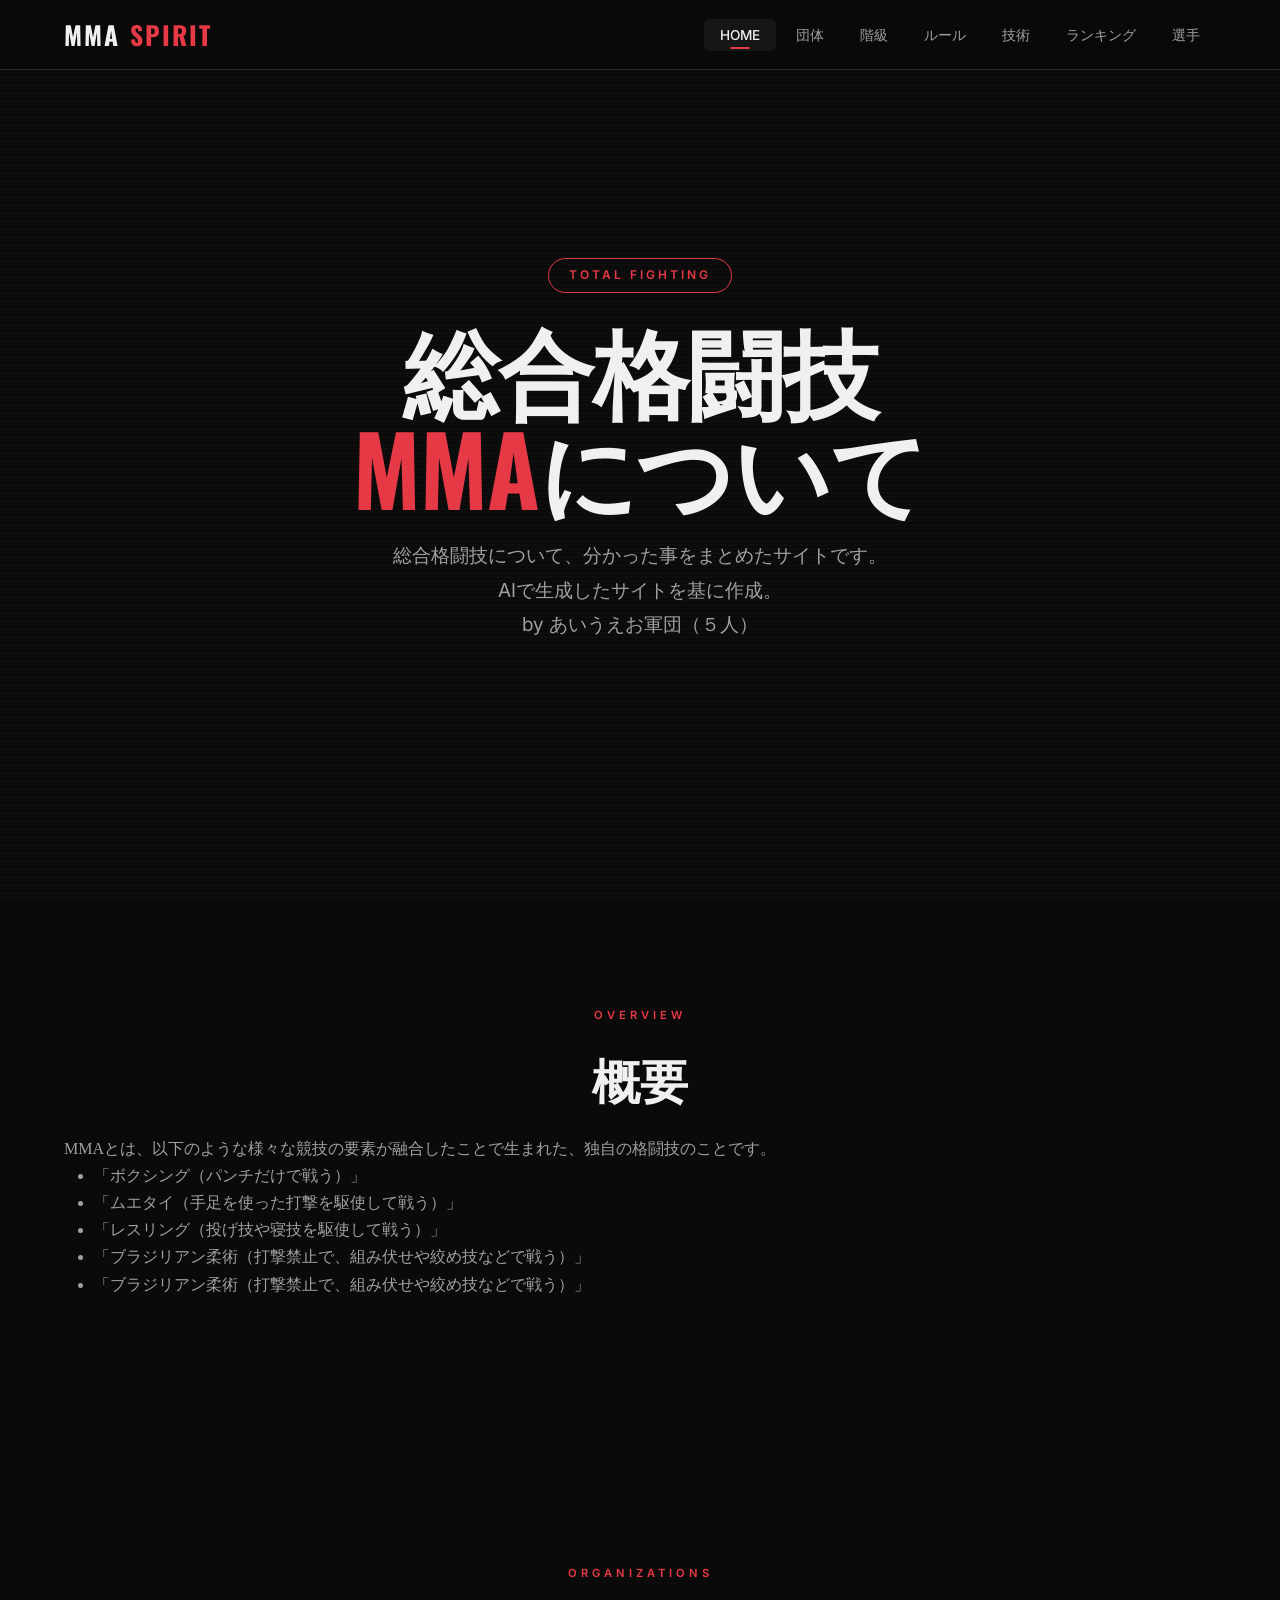
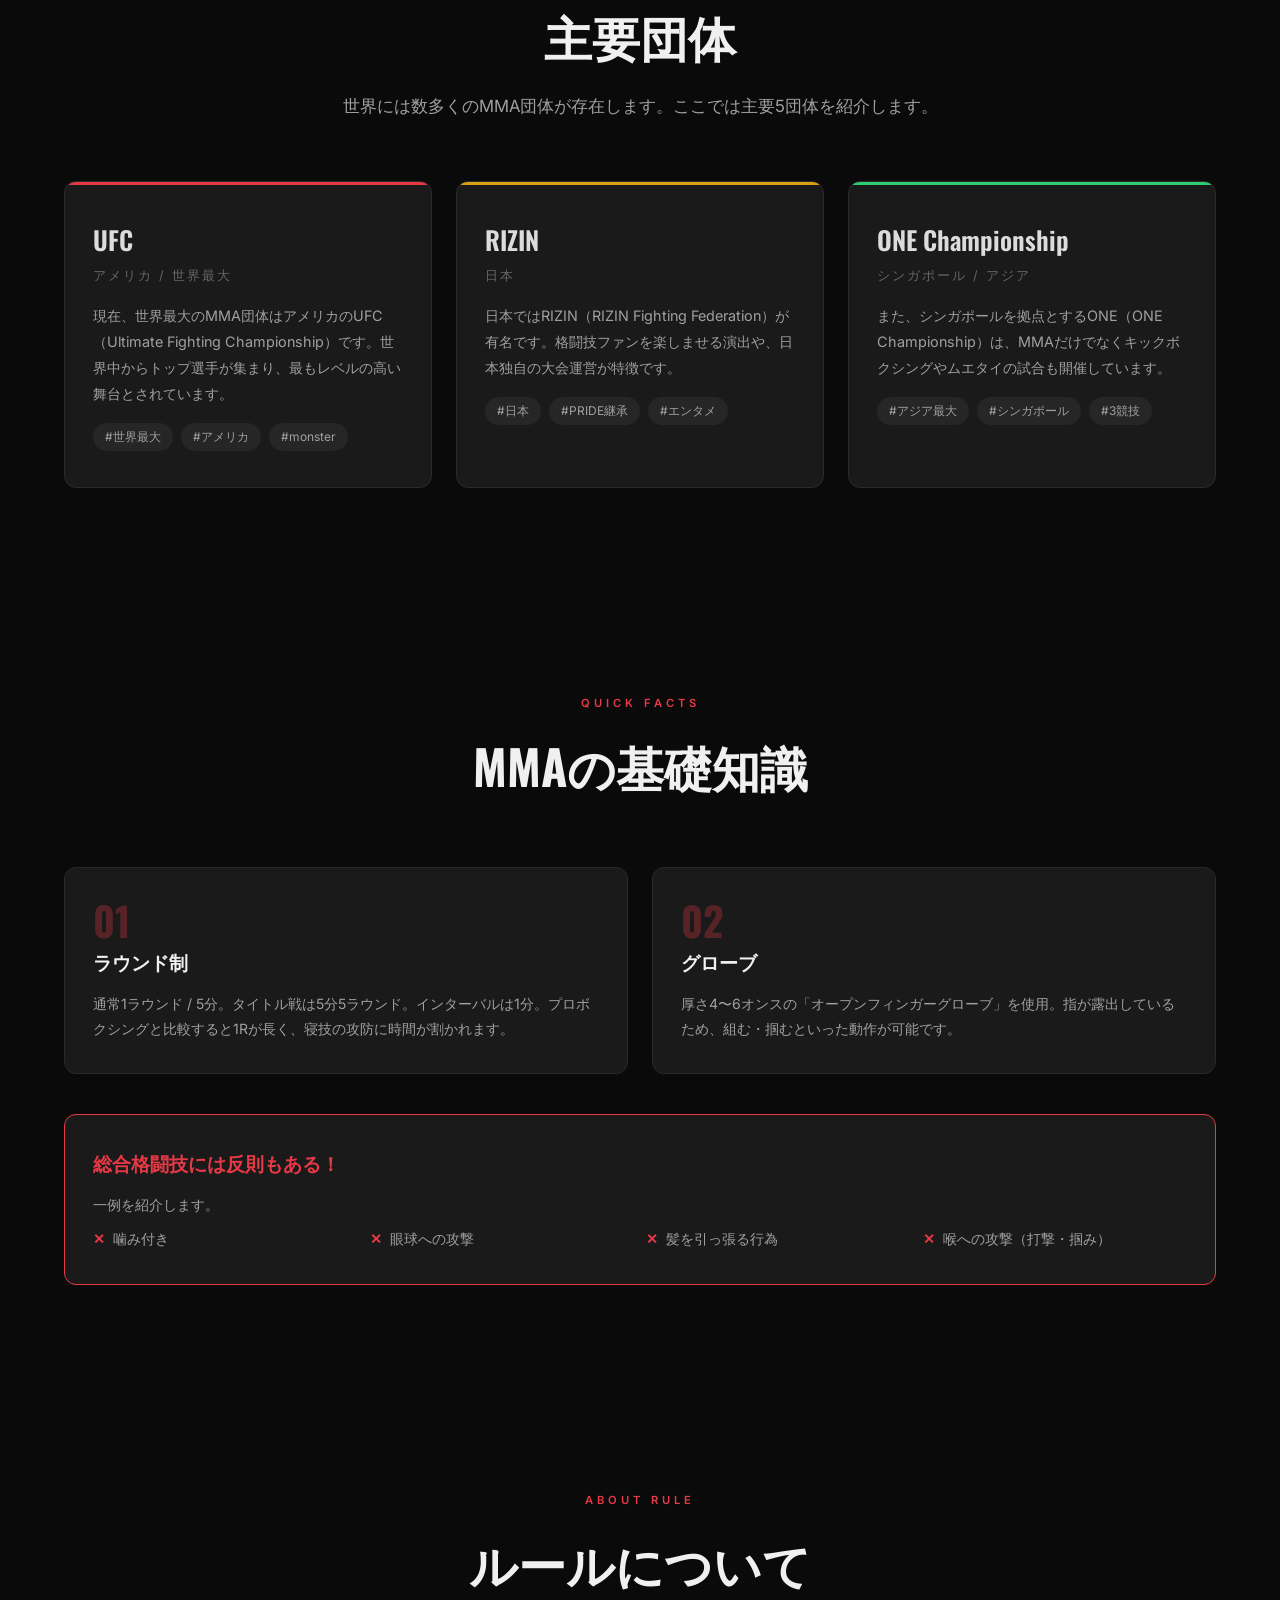
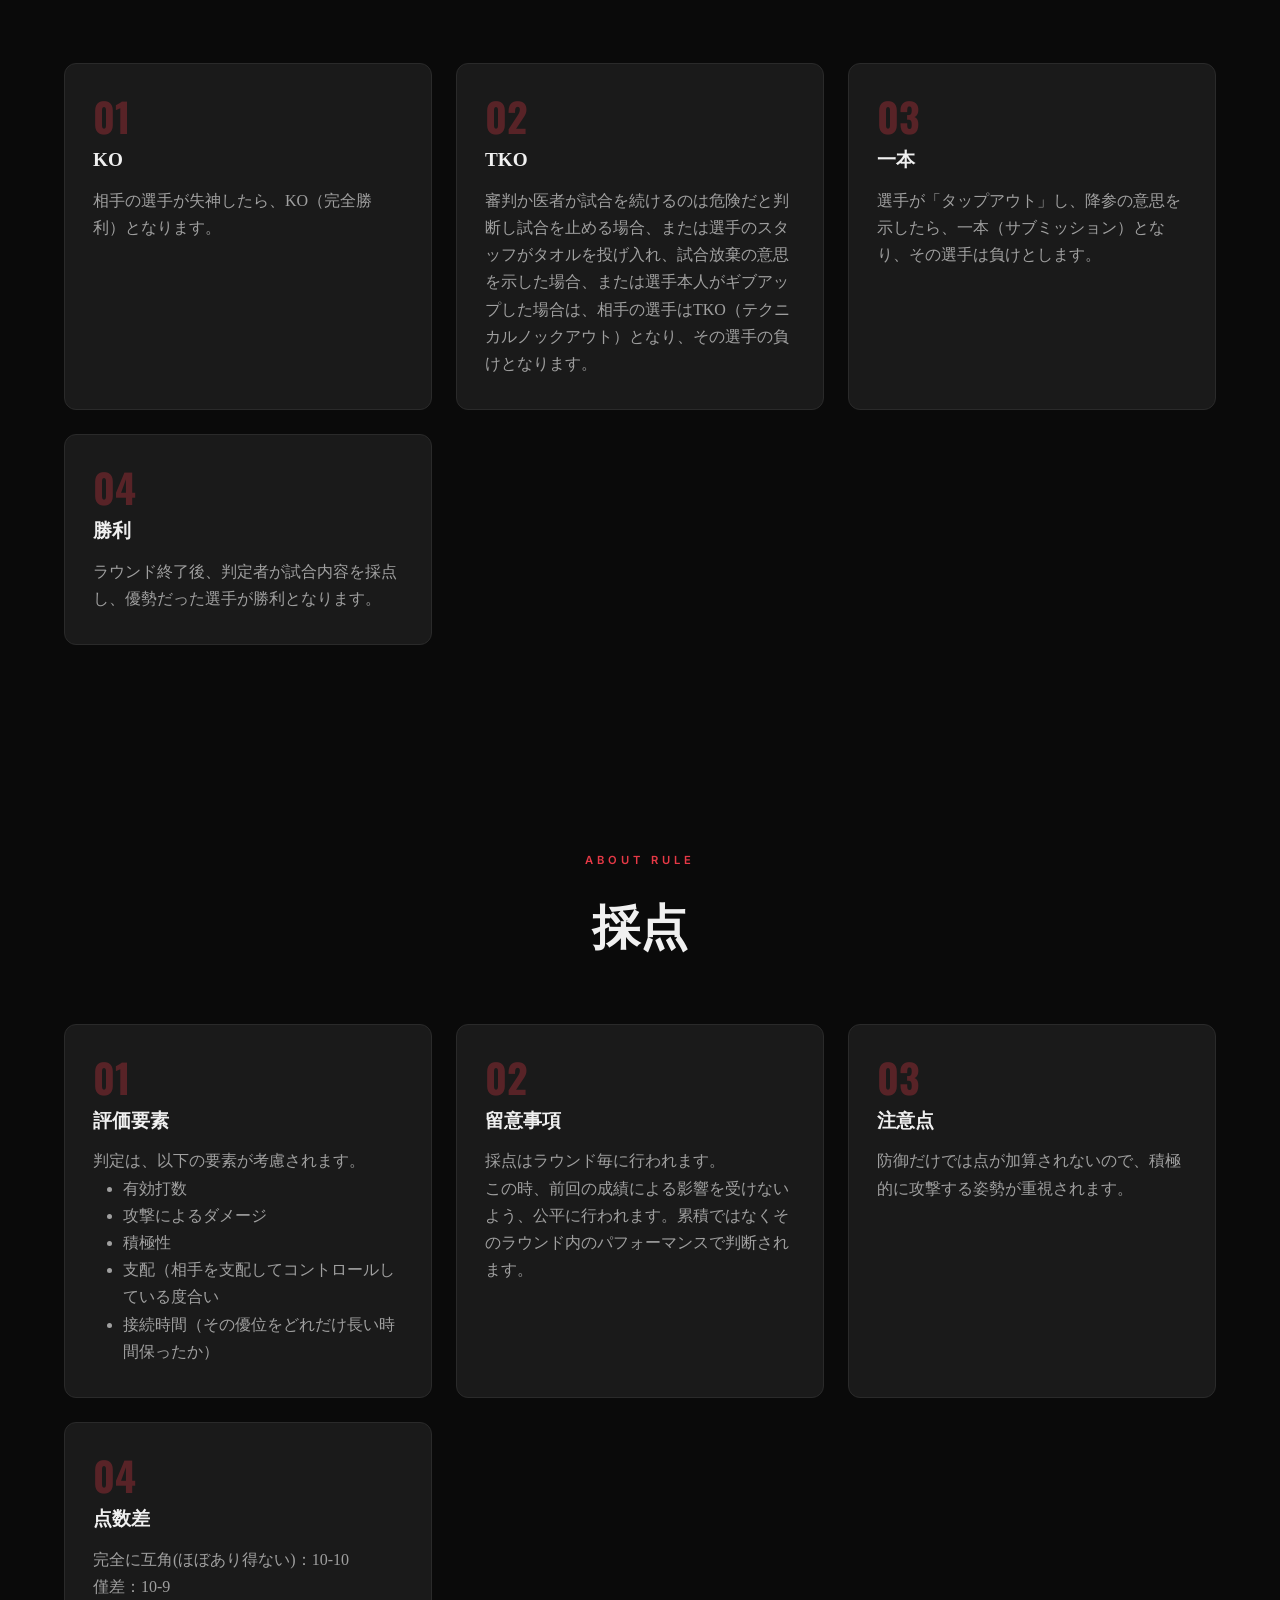
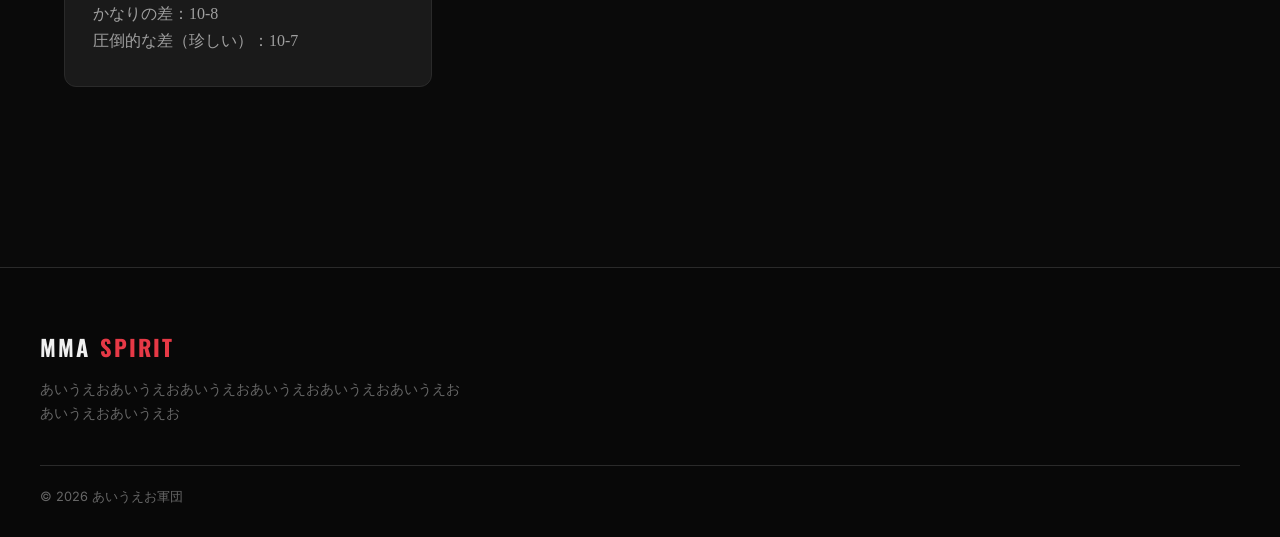
<file: index.html>
<!DOCTYPE html>
<html lang="ja">
<head>
  <meta charset="UTF-8">
  <meta name="viewport" content="width=device-width, initial-scale=1.0">
  <title>総合格闘技 解説サイト</title>
  <link rel="icon" type="image/svg+xml" href="data:image/svg+xml,<svg xmlns='http://www.w3.org/2000/svg' viewBox='0 0 100 100'><text y='.9em' font-size='90'>🥊</text></svg>">
  <link rel="preconnect" href="https://fonts.googleapis.com">
  <link rel="preconnect" href="https://fonts.gstatic.com" crossorigin>
  <link rel="preconnect" href="https://images.unsplash.com">
  <link href="https://fonts.googleapis.com/css2?family=Oswald:wght@400;500;600;700&family=Inter:wght@300;400;500;600;700&display=swap" rel="stylesheet">
  <link rel="stylesheet" href="css/style.css">
</head>
<body>
  <div class="scroll-progress"></div>

  <!-- Navigation -->
  <nav class="nav">
    <div class="nav-inner">
      <a href="index.html" class="nav-logo">MMA<span>SPIRIT</span></a>
      <ul class="nav-links">
        <li><a href="index.html" class="active">HOME</a></li>
        <li><a href="organizations.html">団体</a></li>
        <li><a href="weight-classes.html">階級</a></li>
        <li><a href="rules.html">ルール</a></li>
        <li><a href="techniques.html">技術</a></li>
        <li><a href="rankings.html">ランキング</a></li>
        <li><a href="fighters.html">選手</a></li>
      </ul>
      <button class="nav-toggle" aria-label="メニュー">
        <span></span><span></span><span></span>
      </button>
    </div>
  </nav>

  <!-- Hero -->
  <section class="hero">
    <div class="hero-bg"></div>
    <div class="hero-overlay"></div>
    <div class="hero-content">
      <div class="hero-badge">Total Fighting</div>
      <h1 class="hero-title">
        総合格闘技<br>
        <span class="highlight">MMA</span>について
      </h1>
      <p class="hero-sub">
        総合格闘技について、分かった事をまとめたサイトです。<br>
        AIで生成したサイトを基に作成。<br>
        by あいうえお軍団（５人）
      </p>
    </div>
  </section>

  <!-- Base Disciplines -->
  <section class="section">
    <div class="section-header fade-in">
      <div class="section-label">Overview</div>
      <h2 class="section-title">概要</h2>
      <p class="text">
        MMAとは、以下のような様々な競技の要素が融合したことで生まれた、独自の格闘技のことです。
      </p>
      <ul class="text">
        <li>「ボクシング（パンチだけで戦う）」</li>
        <li>「ムエタイ（手足を使った打撃を駆使して戦う）」</li>
        <li>「レスリング（投げ技や寝技を駆使して戦う）」</li>
        <li>「ブラジリアン柔術（打撃禁止で、組み伏せや絞め技などで戦う）」</li>
        <li>「ブラジリアン柔術（打撃禁止で、組み伏せや絞め技などで戦う）」</li>
      </ul>
    </div>
  </section>

  <!-- Orgs Overview -->
  <section class="section">
    <div class="section-header fade-in">
      <div class="section-label">Organizations</div>
      <h2 class="section-title">主要団体</h2>
      <p class="section-desc">世界には数多くのMMA団体が存在します。ここでは主要5団体を紹介します。</p>
    </div>

    <div class="org-grid">
      <div href="organizations.html#ufc" class="org-card fade-in">
        <div class="org-color-bar" style="background:#e63946;"></div>
        <h3 class="org-name">UFC</h3>
        <div class="org-region">アメリカ / 世界最大</div>
        <p class="org-desc">現在、世界最大のMMA団体はアメリカのUFC（Ultimate Fighting Championship）です。世界中からトップ選手が集まり、最もレベルの高い舞台とされています。</p>
        <div class="org-tags">
          <span class="org-tag">#世界最大</span>
          <span class="org-tag">#アメリカ</span>
          <span class="org-tag">#monster</span>
        </div>
      </div>

      <div href="organizations.html#rizin" class="org-card fade-in">
        <div class="org-color-bar" style="background:#d4a017;"></div>
        <h3 class="org-name">RIZIN</h3>
        <div class="org-region">日本</div>
        <p class="org-desc">日本ではRIZIN（RIZIN Fighting Federation）が有名です。格闘技ファンを楽しませる演出や、日本独自の大会運営が特徴です。</p>
        <div class="org-tags">
          <span class="org-tag">#日本</span>
          <span class="org-tag">#PRIDE継承</span>
          <span class="org-tag">#エンタメ</span>
        </div>
      </div>

      <div href="organizations.html#one" class="org-card fade-in">
        <div class="org-color-bar" style="background:#2ecc71;"></div>
        <h3 class="org-name">ONE Championship</h3>
        <div class="org-region">シンガポール / アジア</div>
        <p class="org-desc">また、シンガポールを拠点とするONE（ONE Championship）は、MMAだけでなくキックボクシングやムエタイの試合も開催しています。</p>
        <div class="org-tags">
          <span class="org-tag">#アジア最大</span>
          <span class="org-tag">#シンガポール</span>
          <span class="org-tag">#3競技</span>
        </div>
      </div>

      <!-- <a href="organizations.html#bellator" class="org-card fade-in">
        <div class="org-color-bar" style="background:#4a90d9;"></div>
        <h3 class="org-name">Bellator</h3>
        <div class="org-region">アメリカ / 世界2位</div>
        <p class="org-desc">UFCに次ぐ規模を誇るアメリカのMMA団体。トーナメント形式の伝統を大切にしている。</p>
        <div class="org-tags">
          <span class="org-tag">#アメリカ</span>
          <span class="org-tag">#トーナメント</span>
          <span class="org-tag">#台頭</span>
        </div>
      </a>

      <a href="organizations.html#dream" class="org-card fade-in" style="grid-column: 1 / -1; max-width: 500px; margin: 0 auto; width: 100%;">
        <div class="org-color-bar" style="background:#9b59b6;"></div>
        <h3 class="org-name">DREAM</h3>
        <div class="org-region">日本（活動休止中）</div>
        <p class="org-desc">日本のMMA団体。PRIDE消滅後に誕生し、数々の名勝負を生んだ伝説の団体。</p>
        <div class="org-tags">
          <span class="org-tag">#日本</span>
          <span class="org-tag">#伝説</span>
          <span class="org-tag">#名勝負</span>
        </div>
      </a> -->
    </div>
  </section>

  <!-- Quick Facts -->
  <section class="section">
    <div class="section-header fade-in">
      <div class="section-label">Quick Facts</div>
      <h2 class="section-title">MMAの基礎知識</h2>
    </div>

    <div class="rules-grid" style="grid-template-columns: 1fr 1fr;">
      <div class="rule-card fade-in">
        <div class="rule-number">01</div>
        <h3 class="rule-title">ラウンド制</h3>
        <p class="rule-text">通常1ラウンド / 5分。タイトル戦は5分5ラウンド。インターバルは1分。プロボクシングと比較すると1Rが長く、寝技の攻防に時間が割かれます。</p>
      </div>

      <div class="rule-card fade-in">
        <div class="rule-number">02</div>
        <h3 class="rule-title">グローブ</h3>
        <p class="rule-text">厚さ4〜6オンスの「オープンフィンガーグローブ」を使用。指が露出しているため、組む・掴むといった動作が可能です。</p>
      </div>
    </div>

    <div class="rule-highlight fade-in">
      <div class="rule-highlight-title">総合格闘技には反則もある！</div>
      <p class="rule-text" style="margin-bottom: 10px">一例を紹介します。</p>
      <ul>
        <li>噛み付き</li>
        <li>眼球への攻撃</li>
        <li>髪を引っ張る行為</li>
        <li>喉への攻撃（打撃・掴み）</li>
      </ul>
    </div>
  </section>

  <section class="section">
    <div class="section-header fade-in">
      <div class="section-label">About rule</div>
      <h2 class="section-title">ルールについて</h2>
    </div>
    <div class="rules-grid">
      <div class="rule-card fade-in">
        <div class="rule-number">01</div>
        <h3 class="rule-title">KO</h3>
        <p class="text">相手の選手が失神したら、KO（完全勝利）となります。</p>
      </div>
  
      <div class="rule-card fade-in">
        <div class="rule-number">02</div>
        <h3 class="rule-title">TKO</h3>
        <p class="text">審判か医者が試合を続けるのは危険だと判断し試合を止める場合、または選手のスタッフがタオルを投げ入れ、試合放棄の意思を示した場合、または選手本人がギブアップした場合は、相手の選手はTKO（テクニカルノックアウト）となり、その選手の負けとなります。</p>
      </div>
  
      <div class="rule-card fade-in">
        <div class="rule-number">03</div>
        <h3 class="rule-title">一本</h3>
        <p class="text">選手が「タップアウト」し、降参の意思を示したら、一本（サブミッション）となり、その選手は負けとします。</p>
      </div>
      <div class="rule-card fade-in">
        <div class="rule-number">04</div>
        <h3 class="rule-title">勝利</h3>
        <p class="text">ラウンド終了後、判定者が試合内容を採点し、優勢だった選手が勝利となります。</p>
      </div>
  
    </div>
  </section>

  <section class="section">
    <div class="section-header fade-in">
      <div class="section-label">About rule</div>
      <h2 class="section-title">採点</h2>
    </div>
        <div class="rules-grid">
      <div class="rule-card fade-in">
        <div class="rule-number">01</div>
        <h3 class="rule-title">評価要素</h3>
        <p class="text">判定は、以下の要素が考慮されます。</p>
        <ul class="text">
          <li>有効打数</li>
          <li>攻撃によるダメージ</li>
          <li>積極性</li>
          <li>支配（相手を支配してコントロールしている度合い</li>
          <li>接続時間（その優位をどれだけ長い時間保ったか）</li>
        </ul>
      </div>
  
      <div class="rule-card fade-in">
        <div class="rule-number">02</div>
        <h3 class="rule-title">留意事項</h3>
        <p class="text">採点はラウンド毎に行われます。<br>この時、前回の成績による影響を受けないよう、公平に行われます。累積ではなくそのラウンド内のパフォーマンスで判断されます。</p>
      </div>
  
      <div class="rule-card fade-in">
        <div class="rule-number">03</div>
        <h3 class="rule-title">注意点</h3>
        <p class="text">防御だけでは点が加算されないので、積極的に攻撃する姿勢が重視されます。</p>
      </div>
      <div class="rule-card fade-in">
        <div class="rule-number">04</div>
        <h3 class="rule-title">点数差</h3>
        <p class="text">完全に互角(ほぼあり得ない)：10-10<br>僅差：10-9<br>かなりの差：10-8<br>圧倒的な差（珍しい）：10-7</p>
      </div>
    </div>
  </section>

  <!-- Footer -->
  <footer class="footer">
    <div class="footer-inner">
      <div>
        <a href="index.html" class="nav-logo" style="font-size:1.4rem;">MMA<span>SPIRIT</span></a>
        <p class="footer-brand-desc">あいうえおあいうえおあいうえおあいうえおあいうえおあいうえおあいうえおあいうえお</p>
      </div>
    </div>
    <div class="footer-bottom">
      <span>&copy; 2026 あいうえお軍団</span>
    </div>
  </footer>

  <button class="back-to-top" aria-label="トップへ戻る">↑</button>
  <script src="js/main.js"></script>
</body>
</html>
</file>
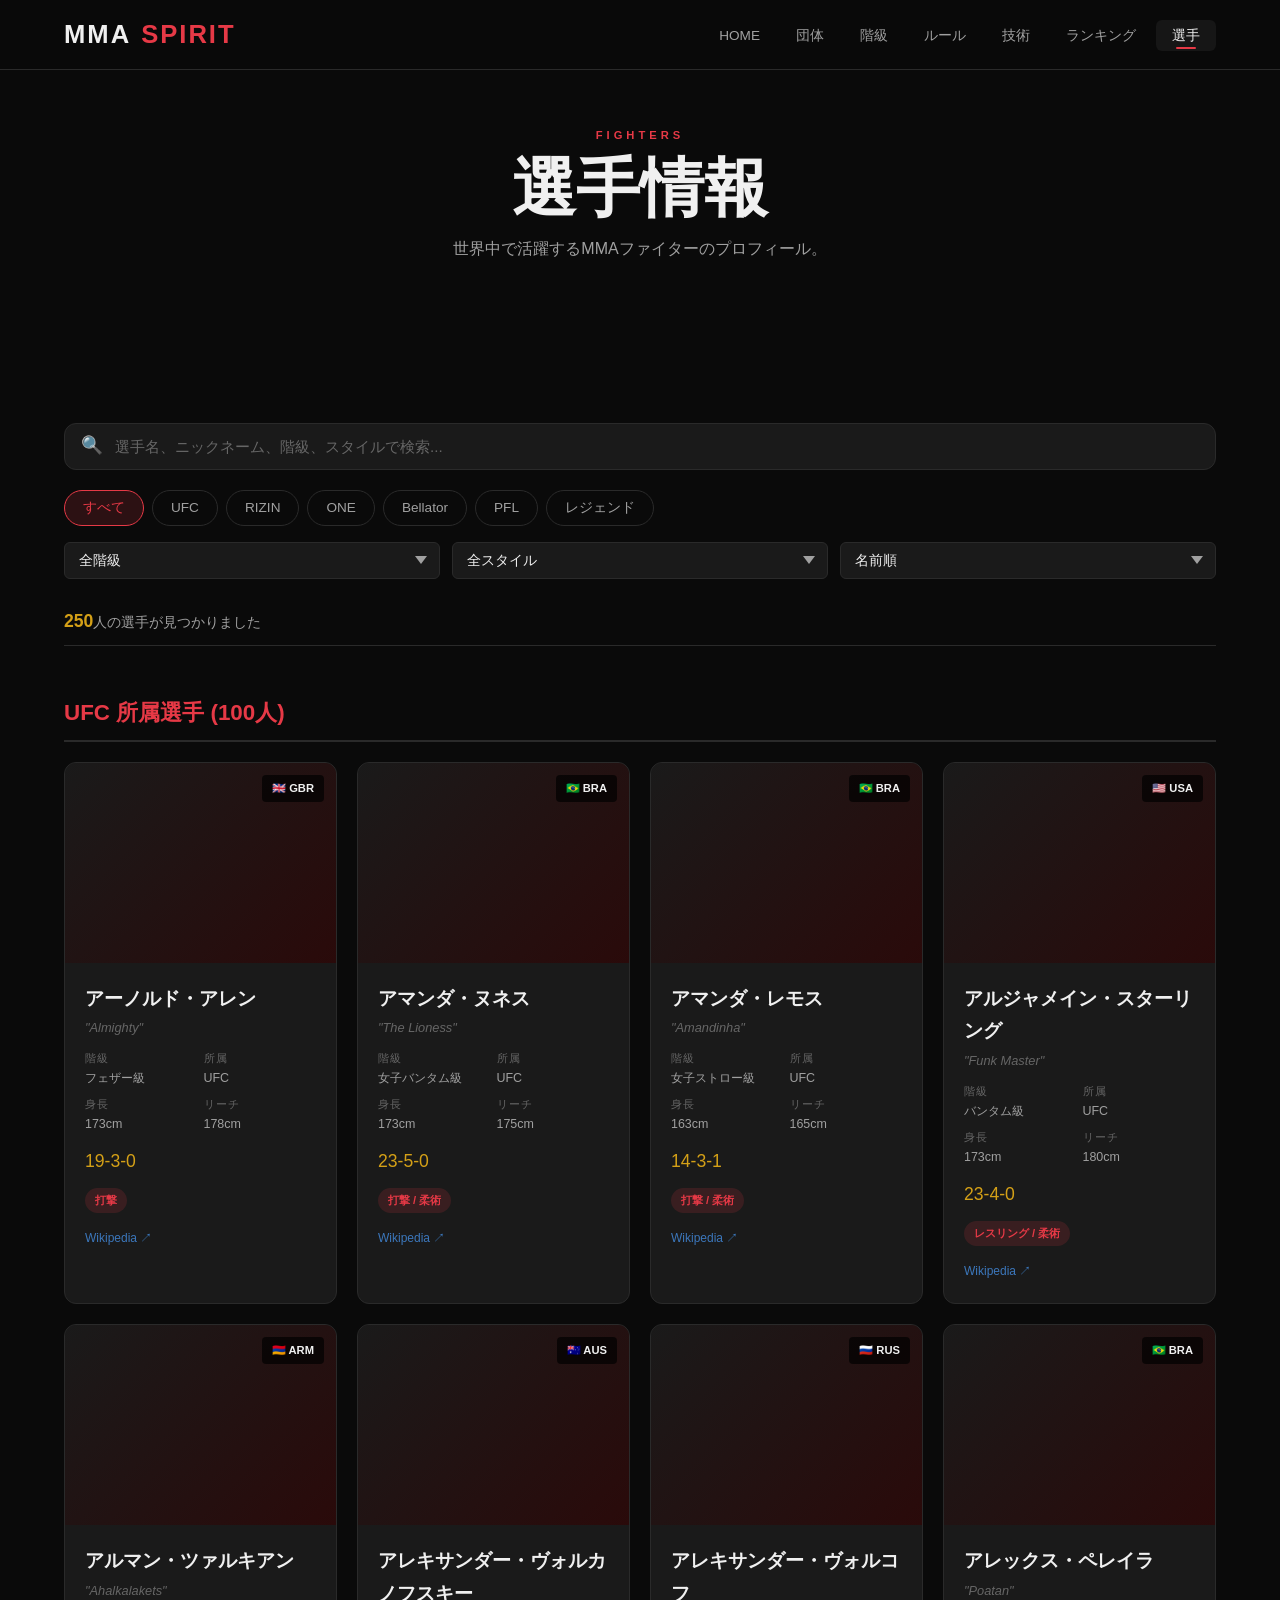
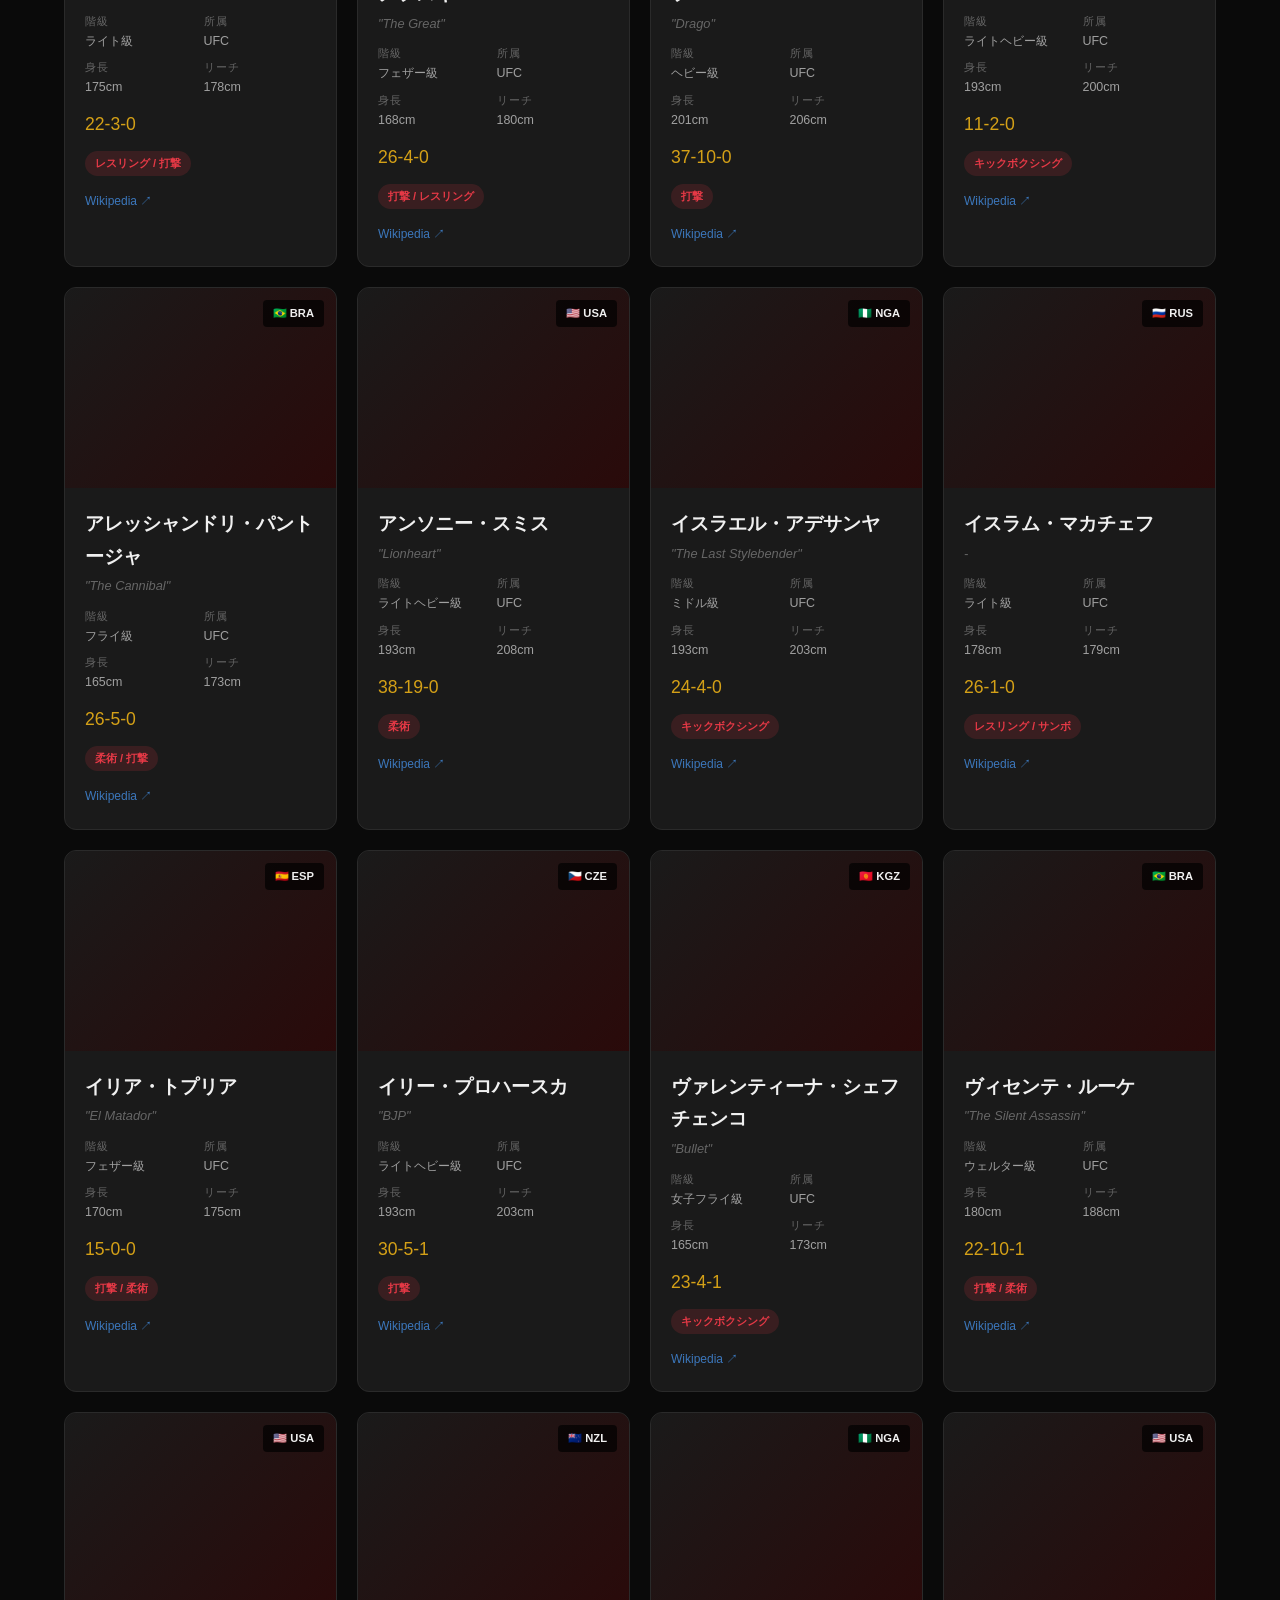
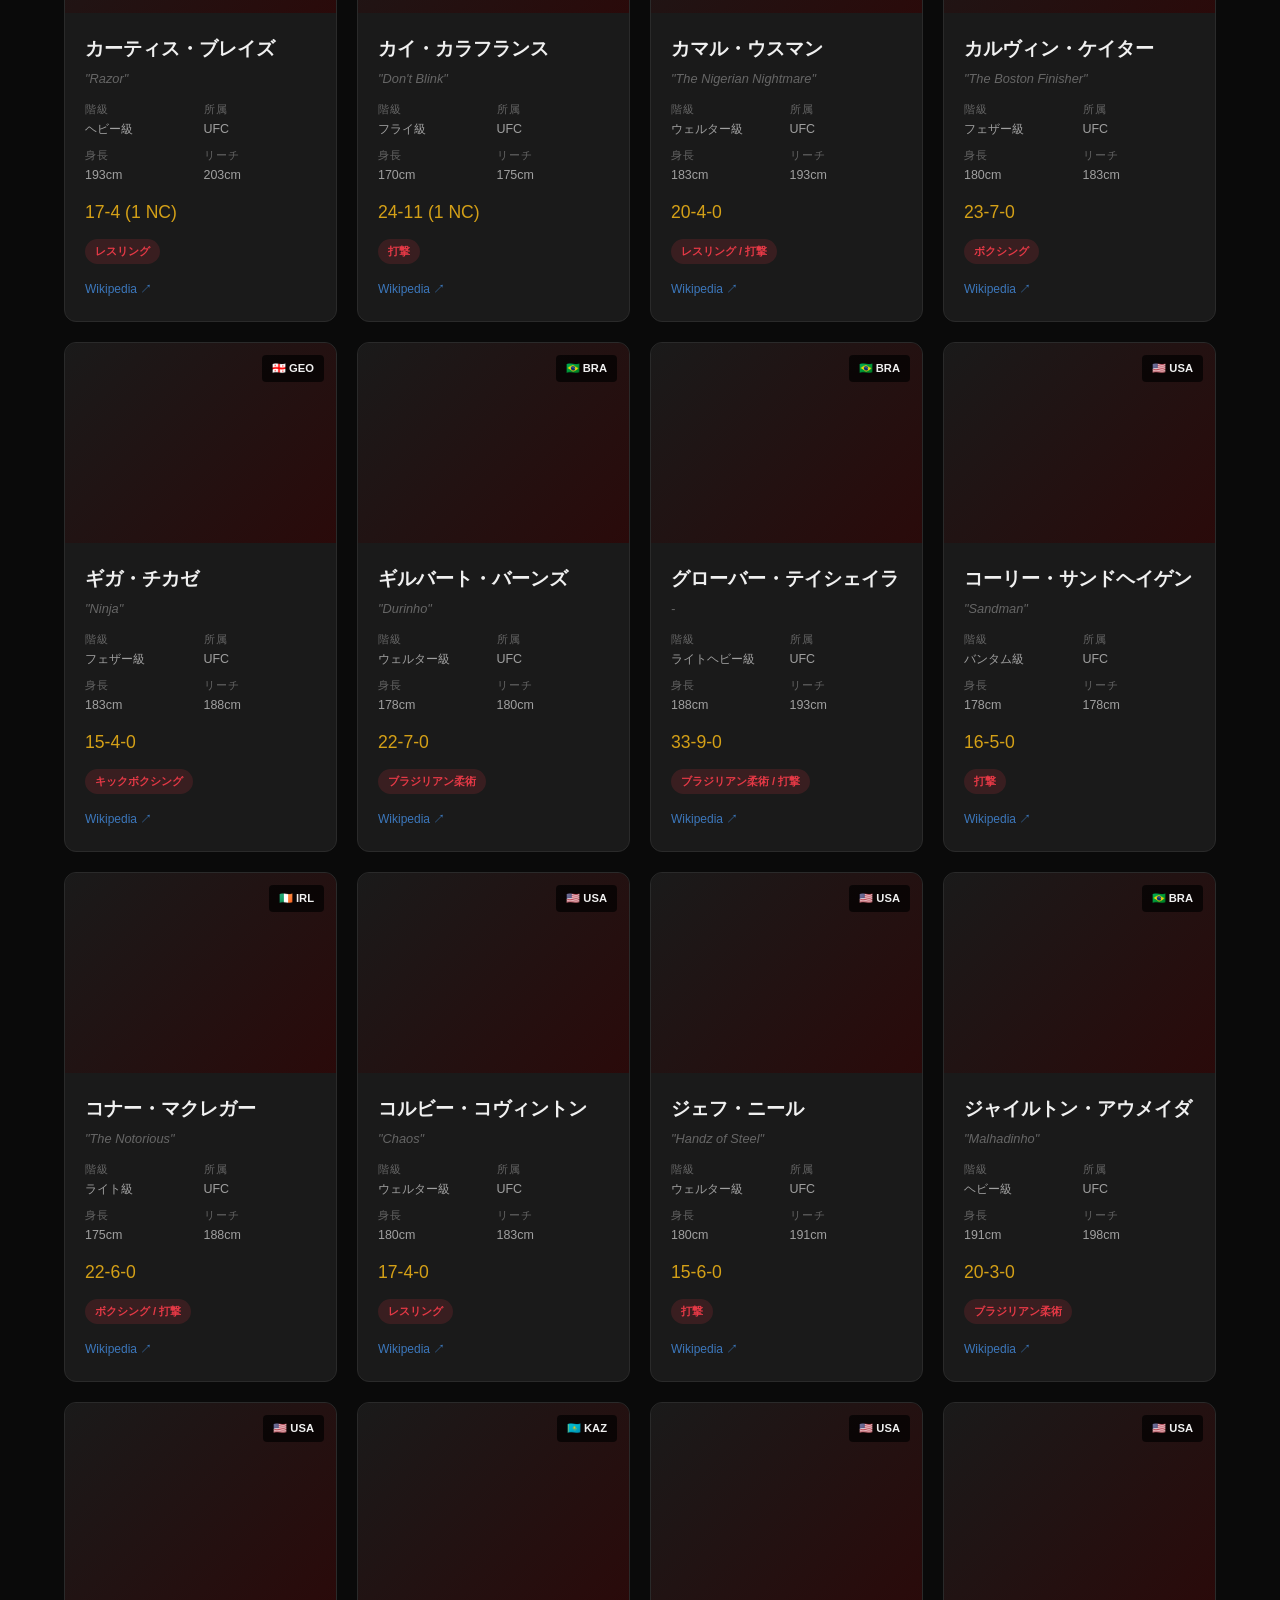
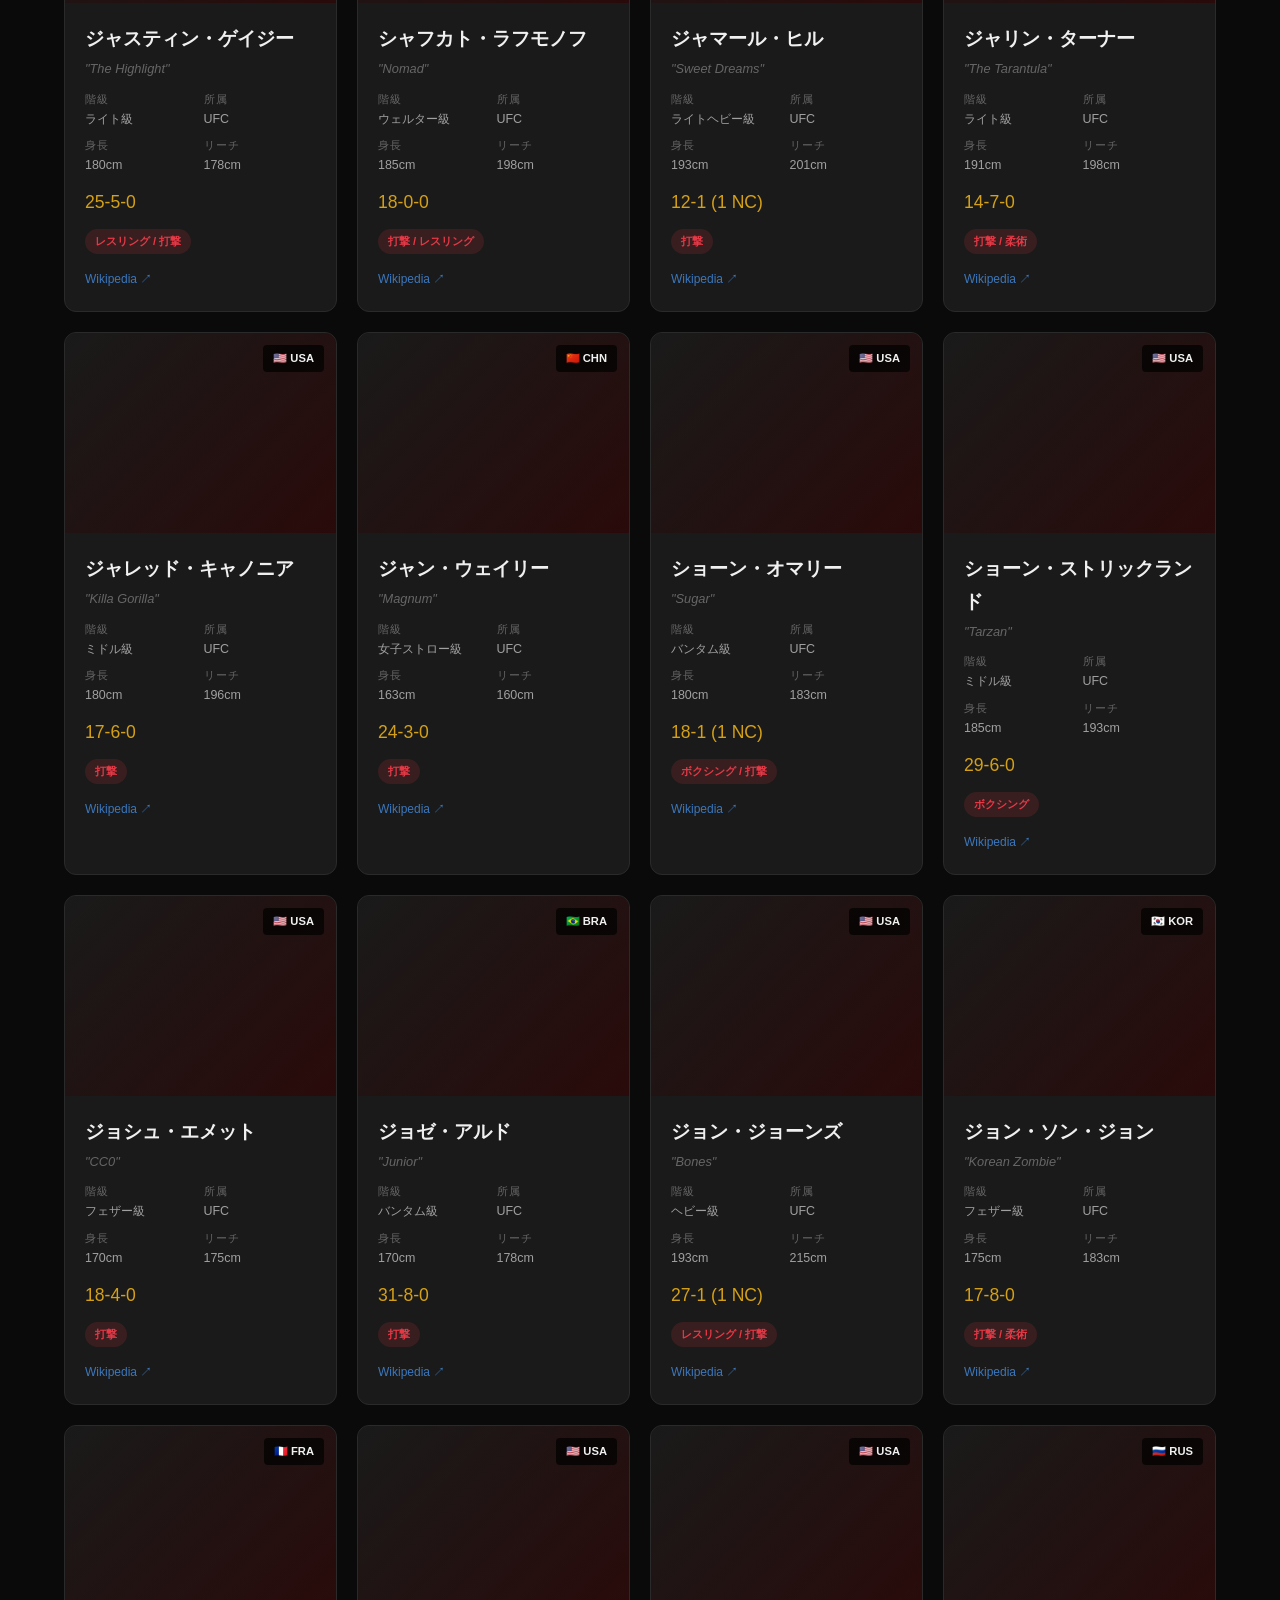
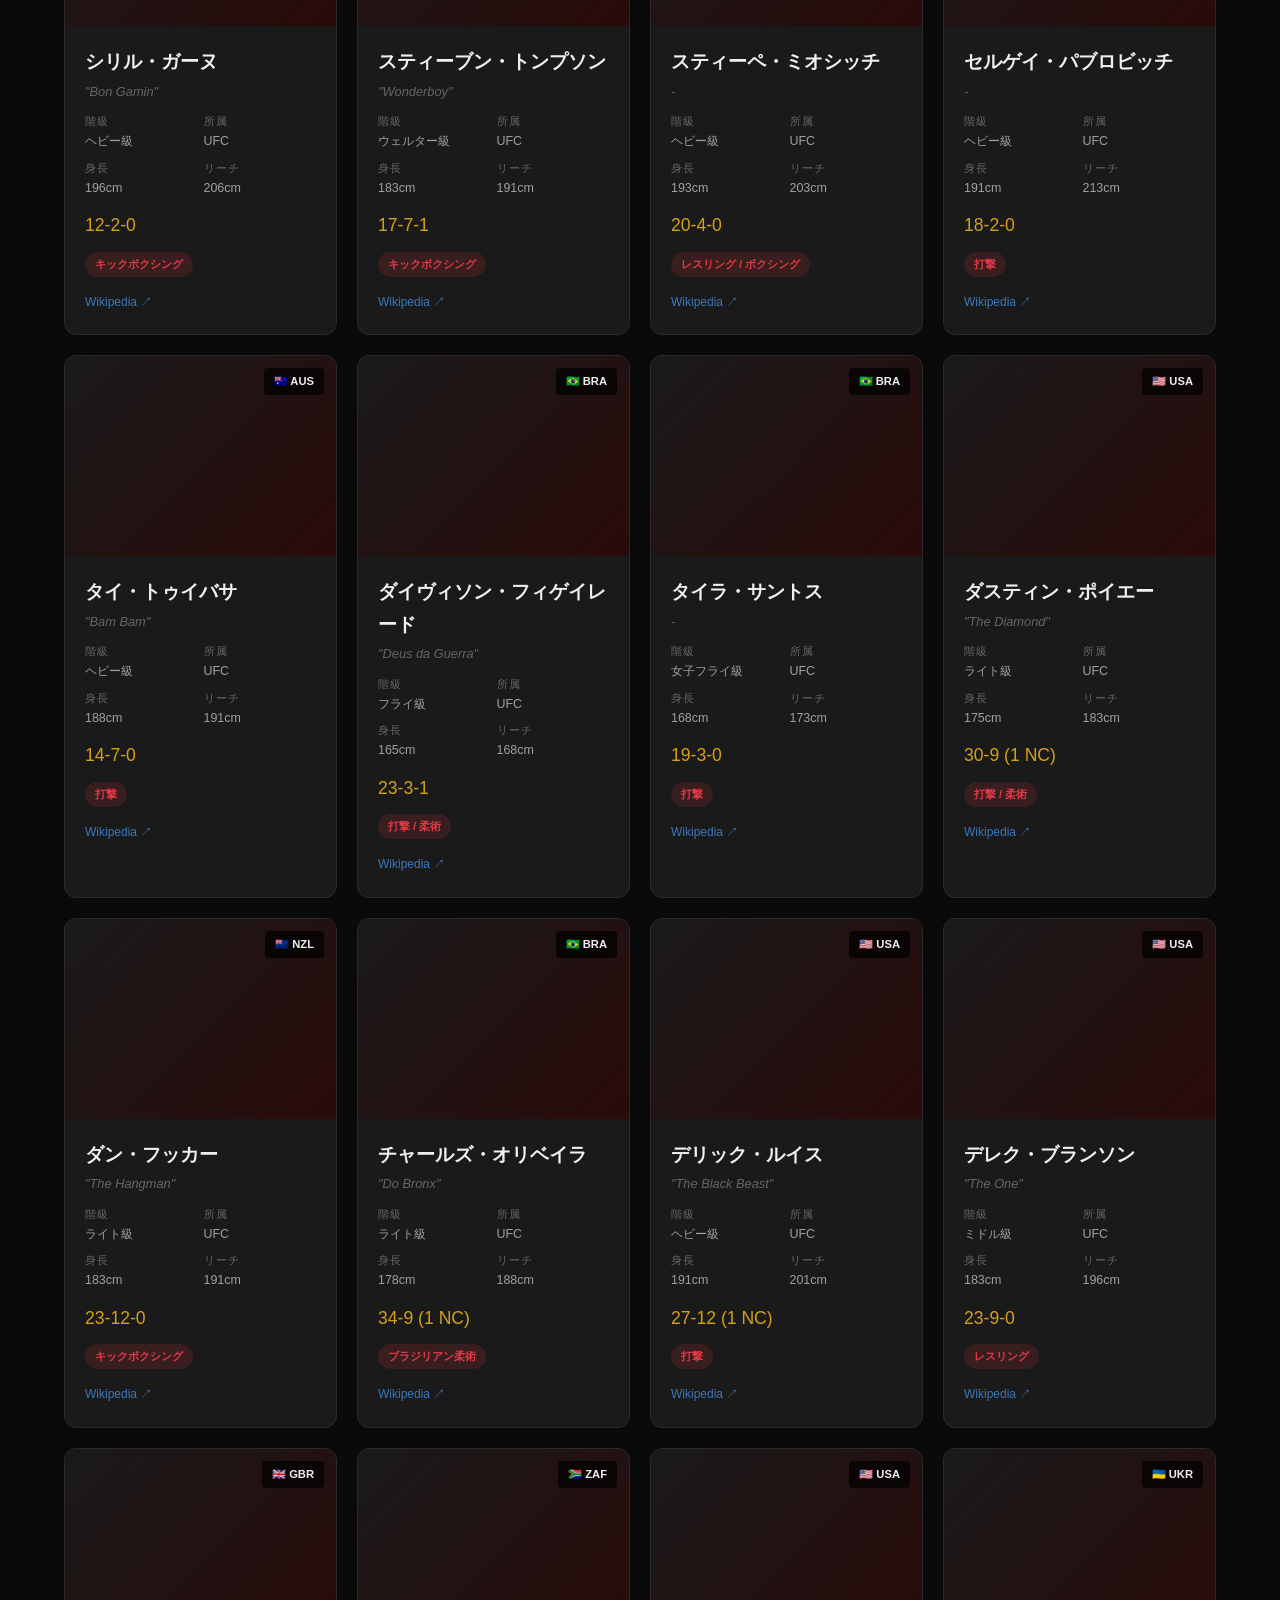
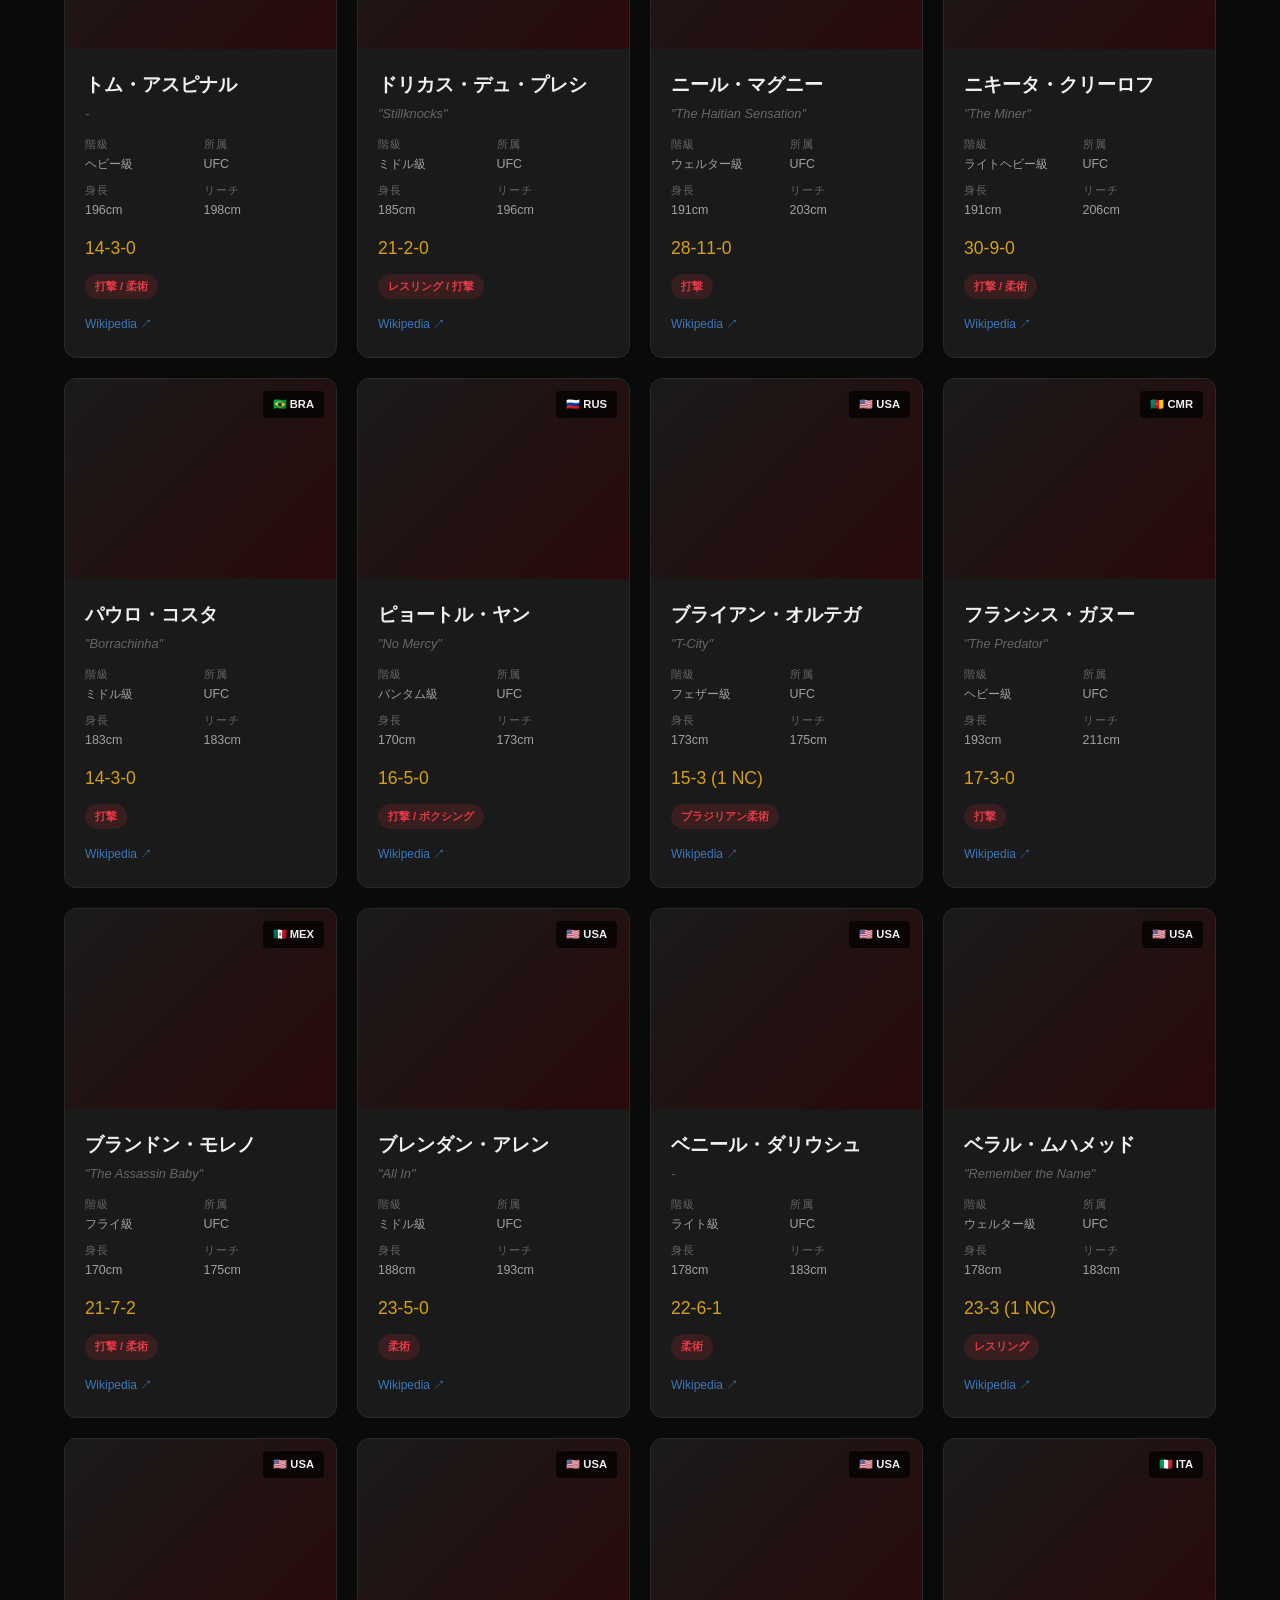
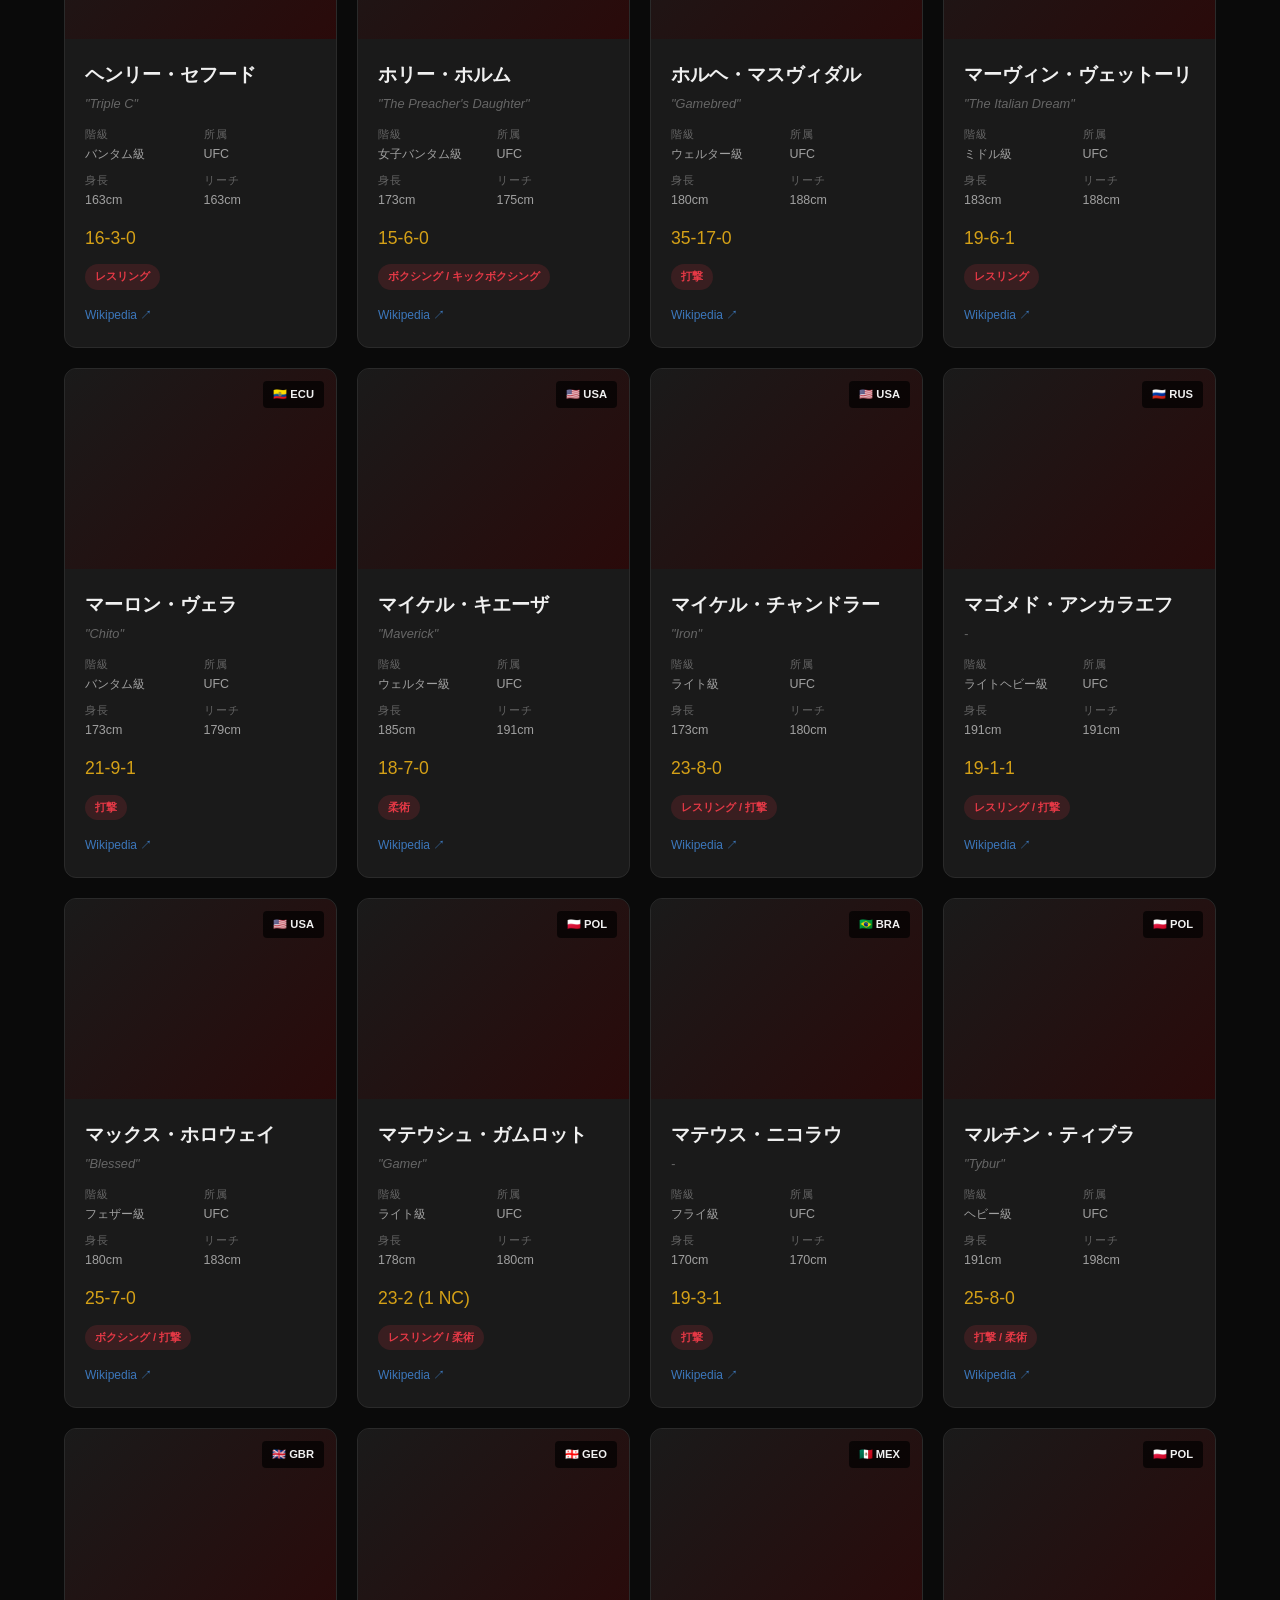
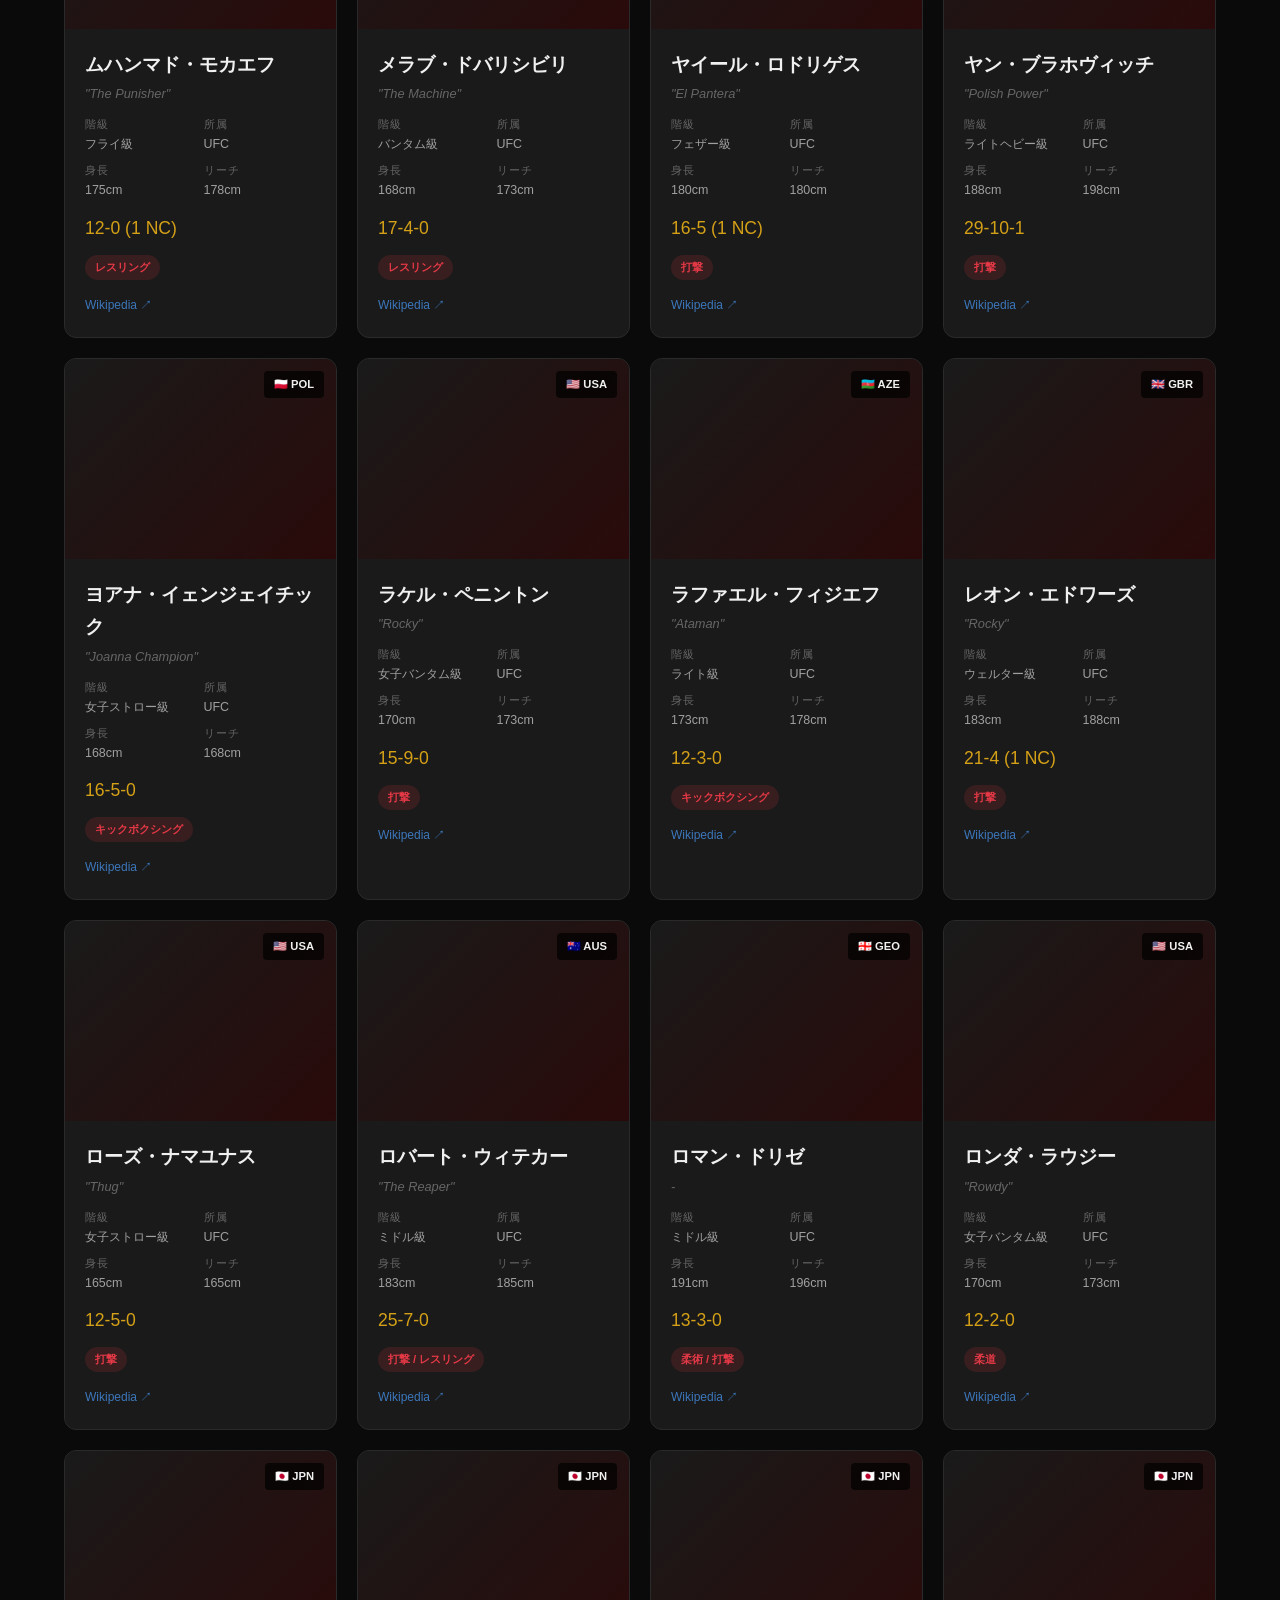
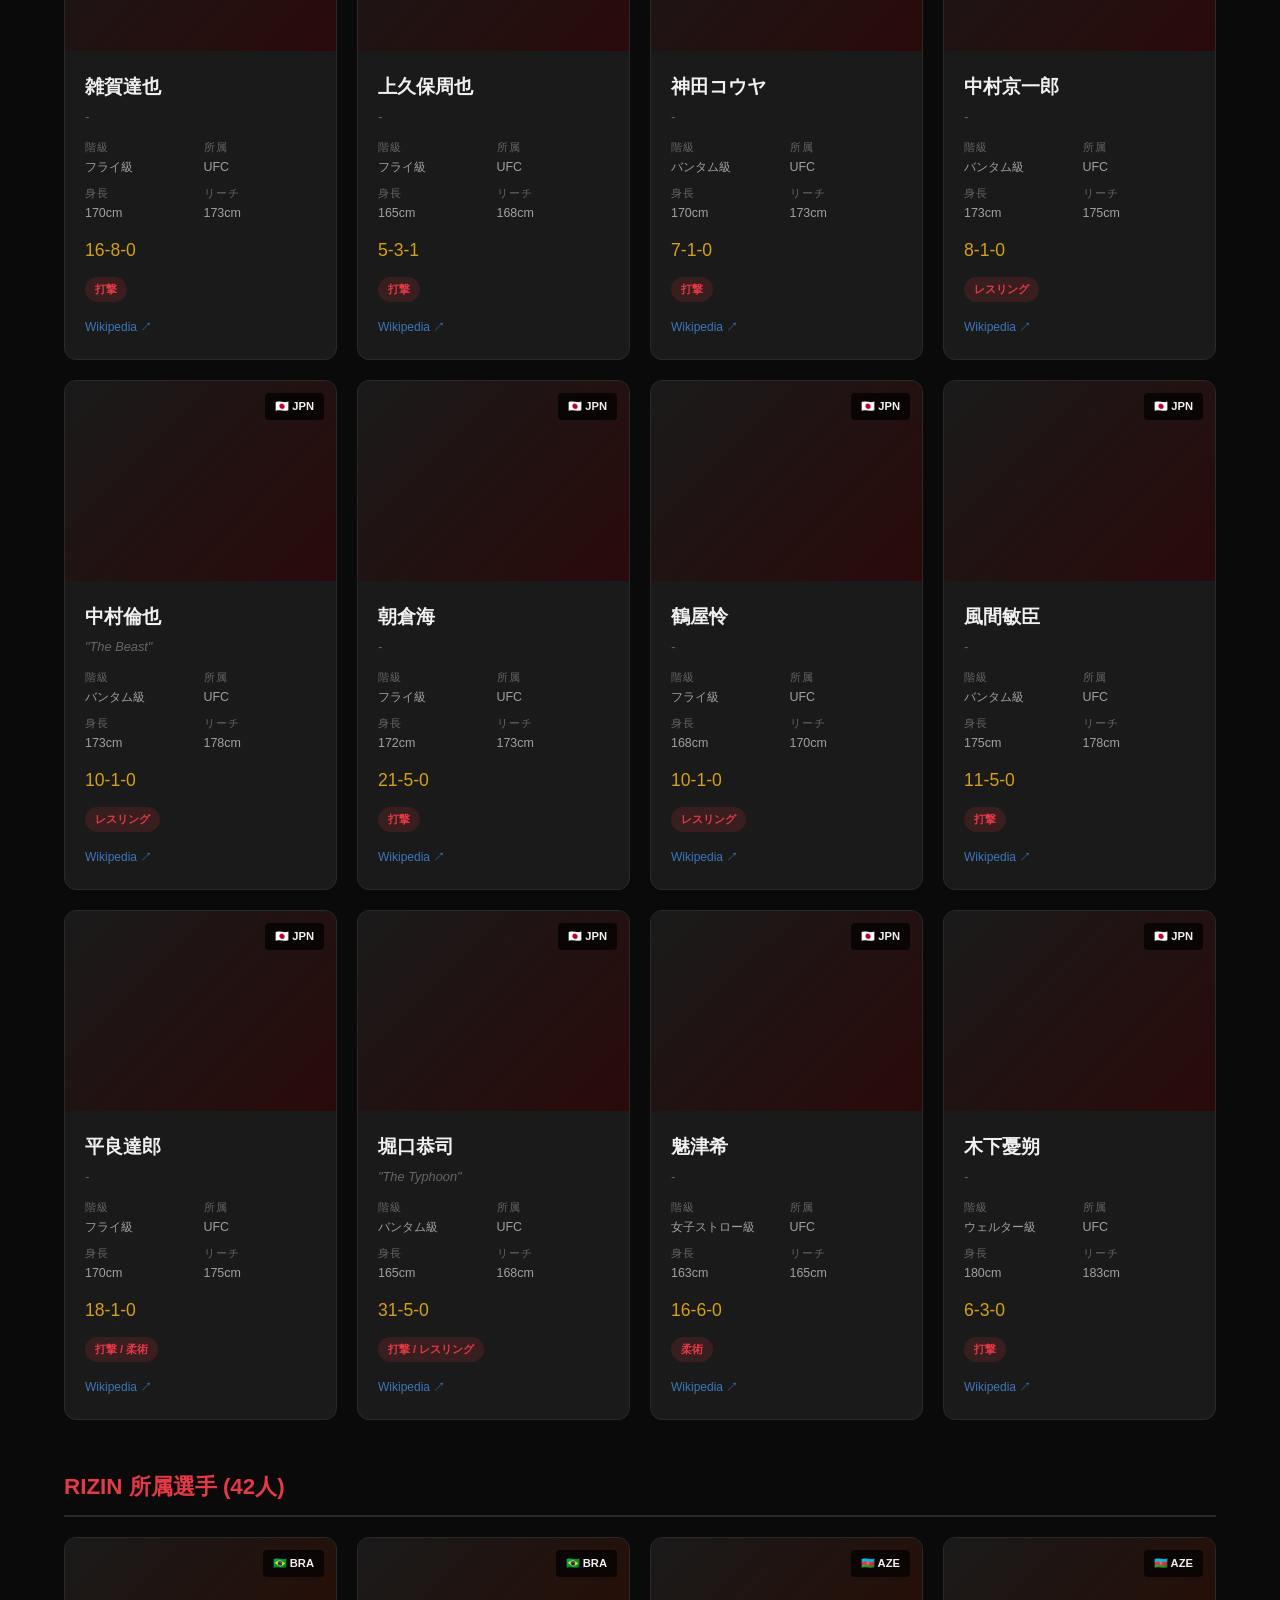
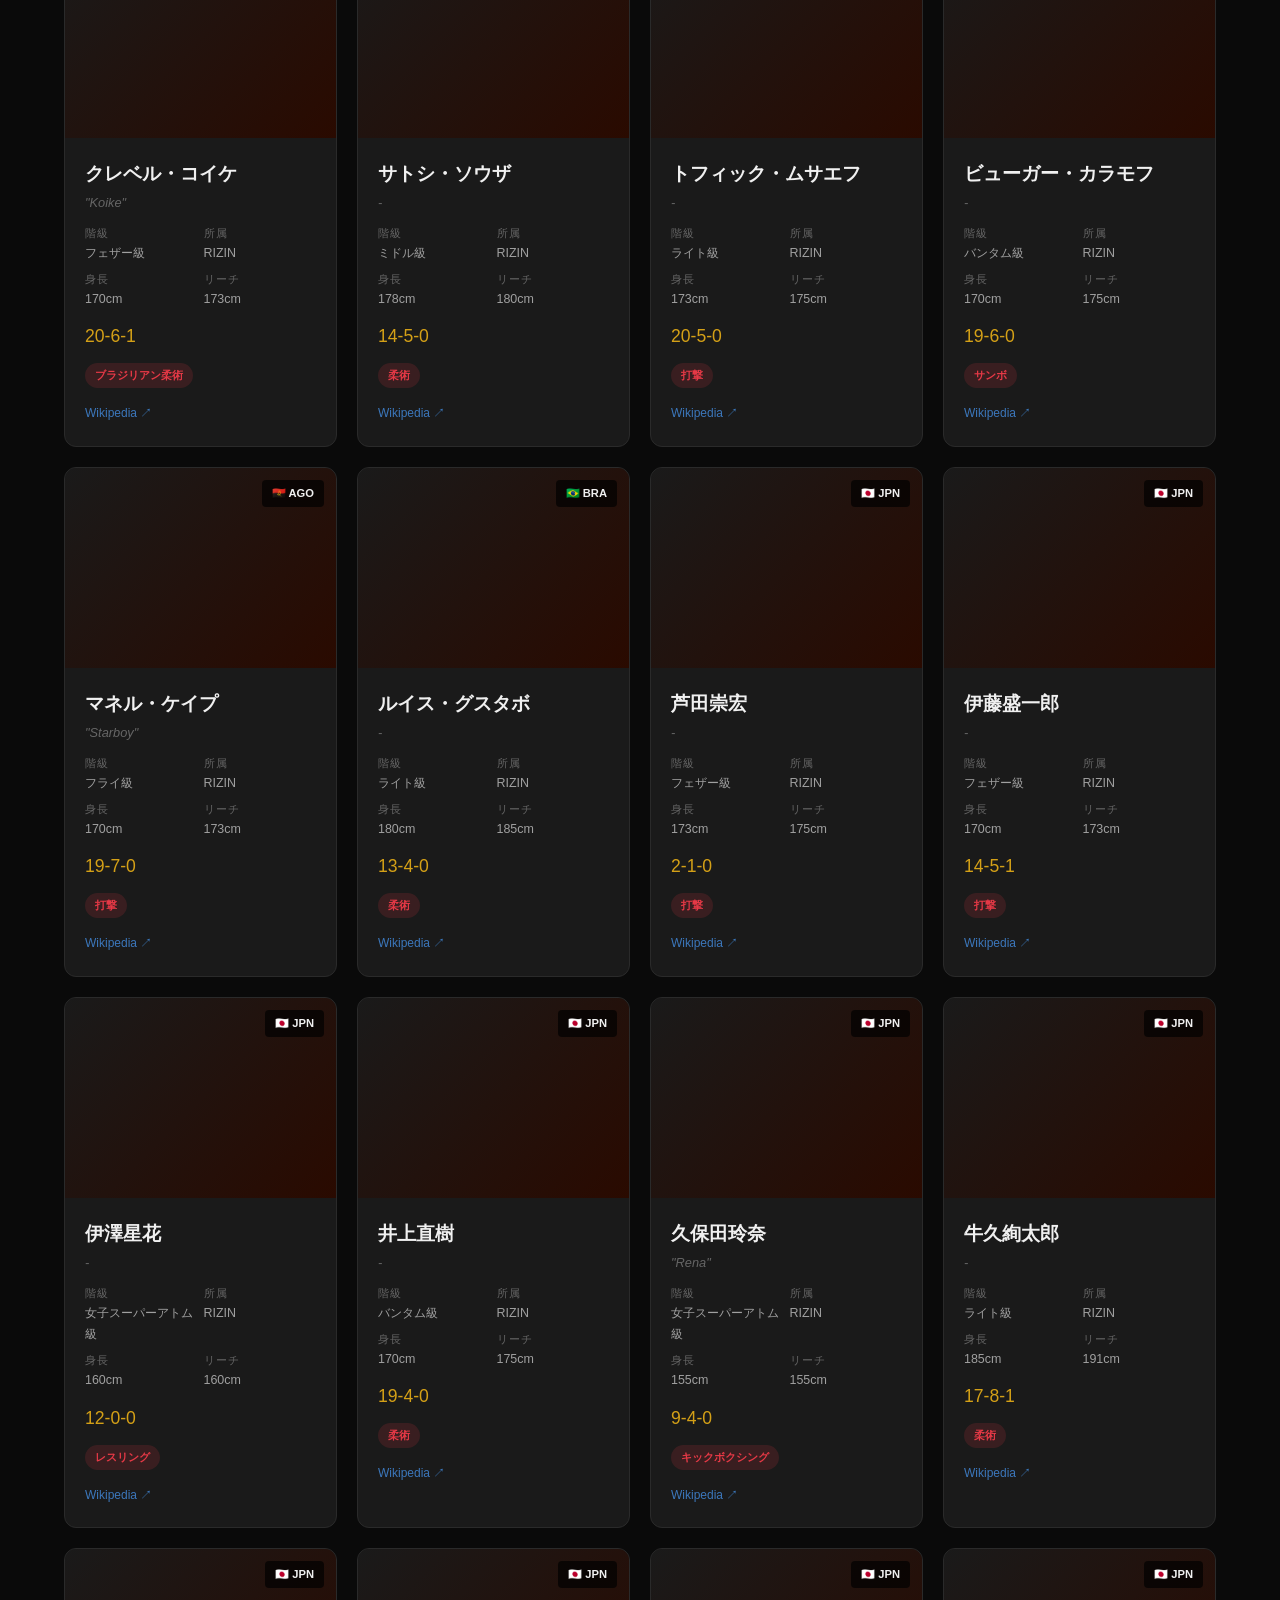
<file: fighters.html>
<!DOCTYPE html>
<html lang="ja">
<head>
  <meta charset="UTF-8">
  <meta name="viewport" content="width=device-width, initial-scale=1.0">
  <title>選手情報 | MMA SPIRIT</title>
  <link rel="icon" type="image/svg+xml" href="data:image/svg+xml,<svg xmlns='http://www.w3.org/2000/svg' viewBox='0 0 100 100'><text y='.9em' font-size='90'>🥊</text></svg>">
  <link rel="stylesheet" href="css/style.css">
</head>
<body>

  <nav class="nav">
    <div class="nav-inner">
      <a href="index.html" class="nav-logo">MMA<span>SPIRIT</span></a>
      <ul class="nav-links">
        <li><a href="index.html">HOME</a></li>
        <li><a href="organizations.html">団体</a></li>
        <li><a href="weight-classes.html">階級</a></li>
        <li><a href="rules.html">ルール</a></li>
        <li><a href="techniques.html">技術</a></li>
        <li><a href="rankings.html">ランキング</a></li>
        <li><a href="fighters.html" class="active">選手</a></li>
      </ul>
      <button class="nav-toggle" aria-label="メニュー">
        <span></span><span></span><span></span>
      </button>
    </div>
  </nav>

  <header class="page-header">
    <div class="page-header-bg"></div>
    <div class="page-header-content">
      <div class="section-label">Fighters</div>
      <h1>選手情報</h1>
      <p style="color:var(--text-secondary); margin-top:12px; font-size:1rem;">世界中で活躍するMMAファイターのプロフィール。</p>
    </div>
  </header>

  <section class="section">
    <div class="search-section">
      <div class="search-bar">
        <span class="search-bar-icon">&#x1F50D;</span>
        <input type="text" id="search-input" placeholder="選手名、ニックネーム、階級、スタイルで検索...">
      </div>

      <div class="filter-orgs" id="filter-orgs">
        <button class="filter-btn active" data-filter="all">すべて</button>
        <button class="filter-btn" data-filter="UFC">UFC</button>
        <button class="filter-btn" data-filter="RIZIN">RIZIN</button>
        <button class="filter-btn" data-filter="ONE">ONE</button>
        <button class="filter-btn" data-filter="Bellator">Bellator</button>
        <button class="filter-btn" data-filter="PFL">PFL</button>
        <button class="filter-btn" data-filter="レジェンド">レジェンド</button>
      </div>

      <div class="filter-row">
        <select id="filter-weight">
          <option value="all">全階級</option>
        </select>
        <select id="filter-style">
          <option value="all">全スタイル</option>
        </select>
        <select id="sort-by">
          <option value="name">名前順</option>
          <option value="wins">勝利数順</option>
        </select>
      </div>

      <div class="results-count">
        <span id="results-count">200</span>人の選手が見つかりました
      </div>

      <div id="no-results" class="no-results" style="display:none;">
        <p>条件に一致する選手が見つかりませんでした。</p>
        <p style="font-size:0.85rem;color:var(--text-muted);">検索条件を変えてお試しください。</p>
      </div>
    </div>

    <div id="fighter-container"></div>
  </section>

  <section class="section" style="padding-top:0;">
    <div class="fighter-grid">
      <div class="fighter-card fade-in" onclick="window.open('https://www.youtube.com/watch?v=dQw4w9WgXcQ','_blank')" style="cursor:pointer;">
        <div class="fighter-image" style="background: linear-gradient(135deg, #ff69b4 0%, #4b0082 100%);">
          <span class="fighter-flag">🇬🇧 GBR</span>
        </div>
        <div class="fighter-body">
          <h3 class="fighter-name">リック・アストリー</h3>
          <div class="fighter-nickname">"Never Gonna Give You Up"</div>
          <div class="fighter-stats">
            <div class="fighter-stat"><span>階級</span>リック級</div>
            <div class="fighter-stat"><span>所属</span>Rick FC</div>
            <div class="fighter-stat"><span>身長</span>193cm（永遠）</div>
            <div class="fighter-stat"><span>リーチ</span>∞cm</div>
          </div>
          <div class="fighter-record">∞-0-0（伝説級）</div>
          <div style="margin-top:8px;"><span class="fighter-style" style="background:rgba(255,105,180,0.2); color:#ff69b4;">ネバーギブアップ流</span></div>
        </div>
      </div>
    </div>
  </section>

  <section class="section">
    <div class="info-box fade-in">
      <div class="info-box-title">参考資料</div>
      <p style="font-size:0.9rem; color:var(--text-secondary);">
        戦績・プロフィール情報の正確性向上のため、以下のWikipedia記事を参考にしています。
      </p>
      <div style="font-size:0.85rem; color:var(--text-secondary); display:flex; flex-wrap:wrap; gap:8px 24px;">
        <a href="https://en.wikipedia.org/wiki/Islam_Makhachev" target="_blank" rel="noopener">Islam Makhachev</a>
        <a href="https://en.wikipedia.org/wiki/Jon_Jones_(fighter)" target="_blank" rel="noopener">Jon Jones</a>
        <a href="https://en.wikipedia.org/wiki/Alex_Pereira" target="_blank" rel="noopener">Alex Pereira</a>
        <a href="https://en.wikipedia.org/wiki/Charles_Oliveira" target="_blank" rel="noopener">Charles Oliveira</a>
        <a href="https://en.wikipedia.org/wiki/Sean_O%27Malley_(fighter)" target="_blank" rel="noopener">Sean O'Malley</a>
        <a href="https://en.wikipedia.org/wiki/Justin_Gaethje" target="_blank" rel="noopener">Justin Gaethje</a>
        <a href="https://en.wikipedia.org/wiki/Kyoji_Horiguchi" target="_blank" rel="noopener">Kyoji Horiguchi</a>
        <a href="https://en.wikipedia.org/wiki/Demetrious_Johnson" target="_blank" rel="noopener">Demetrious Johnson</a>
        <a href="https://en.wikipedia.org/wiki/Angela_Lee" target="_blank" rel="noopener">Angela Lee</a>
        <a href="https://en.wikipedia.org/wiki/Shinya_Aoki" target="_blank" rel="noopener">Shinya Aoki</a>
        <a href="https://en.wikipedia.org/wiki/Patricio_Pitbull" target="_blank" rel="noopener">Patricio Pitbull</a>
        <a href="https://en.wikipedia.org/wiki/Michael_Chandler" target="_blank" rel="noopener">Michael Chandler</a>
      </div>
    </div>
  </section>

  <footer class="footer">
    <div class="footer-inner">
      <div>
        <a href="index.html" class="nav-logo" style="font-size:1.4rem;">MMA<span>SPIRIT</span></a>
        <p class="footer-brand-desc">総合格闘技の魅力を徹底解説。団体情報、階級、ルール、技術、ランキング、選手情報まで、MMAのすべてを網羅する情報サイト。</p>
      </div>
      <div>
        <h4>コンテンツ</h4>
        <ul>
          <li><a href="organizations.html">団体紹介</a></li>
          <li><a href="weight-classes.html">階級一覧</a></li>
          <li><a href="rules.html">ルール解説</a></li>
          <li><a href="techniques.html">技術解説</a></li>
        </ul>
      </div>
      <div>
        <h4>データ</h4>
        <ul>
          <li><a href="rankings.html">ランキング</a></li>
          <li><a href="fighters.html">選手情報</a></li>
        </ul>
      </div>
      <div>
        <h4>ABOUT</h4>
        <ul>
          <li><a href="index.html">ホーム</a></li>
        </ul>
      </div>
    </div>
    <div class="footer-bottom">
      <span>&copy; 2026 MMA SPIRIT. All rights reserved.</span>
      <span>This is a fan-made information site.</span>
    </div>
  </footer>

  <script src="js/main.js"></script>
  <script src="js/fighters.js"></script>
</body>
</html>
</file>
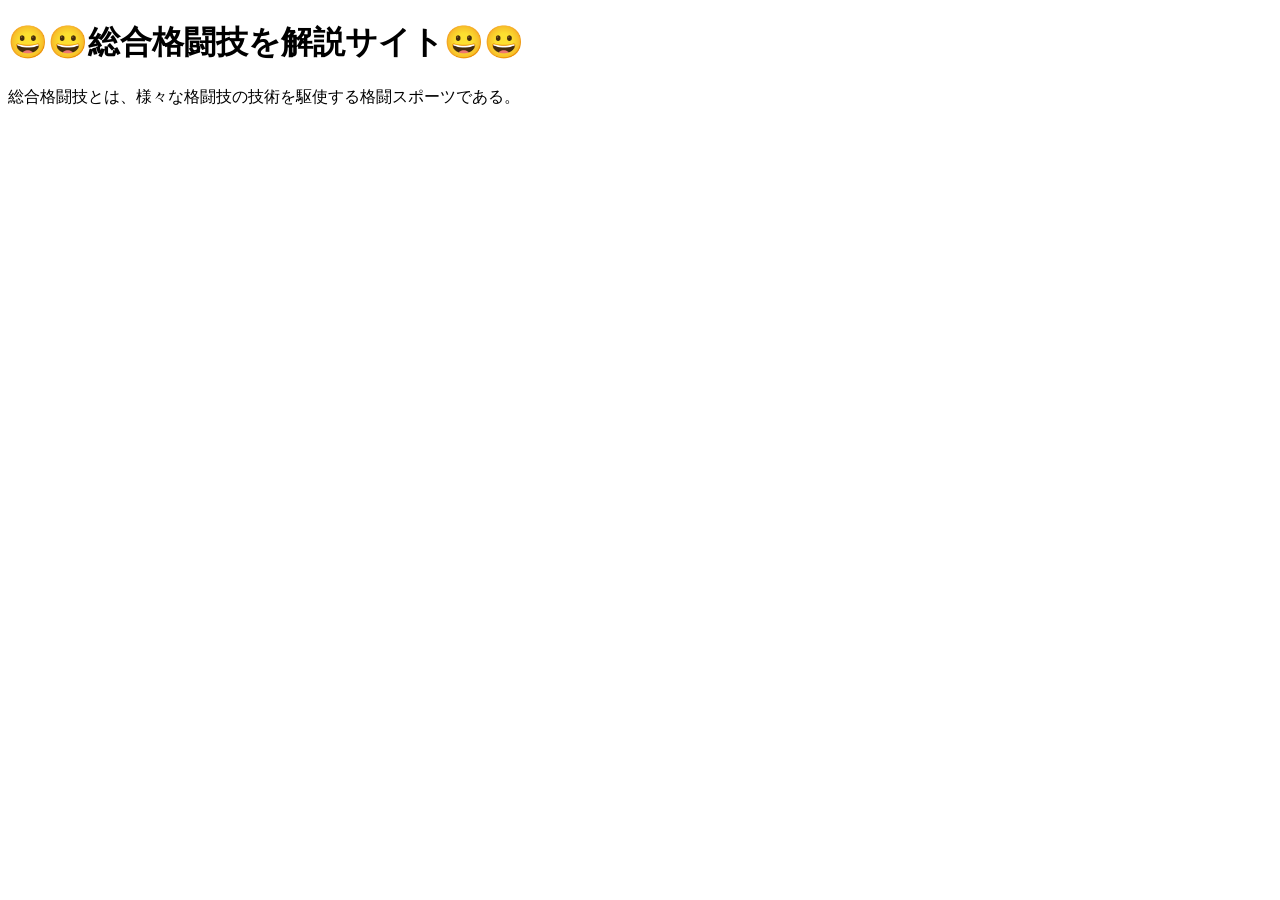
<file: main.html>
<!DOCTYPE html>
<html lang="ja">
<head>
  <meta charset="UTF-8">
  <meta name="viewport" content="width=device-width, initial-scale=1.0">
  <title>総合格闘技解説サイト</title>
</head>
<body>
  <h1>😀😀総合格闘技を解説サイト😀😀</h1>
  <p>総合格闘技とは、様々な格闘技の技術を駆使する格闘スポーツである。</p>
</body>
</html>
</file>
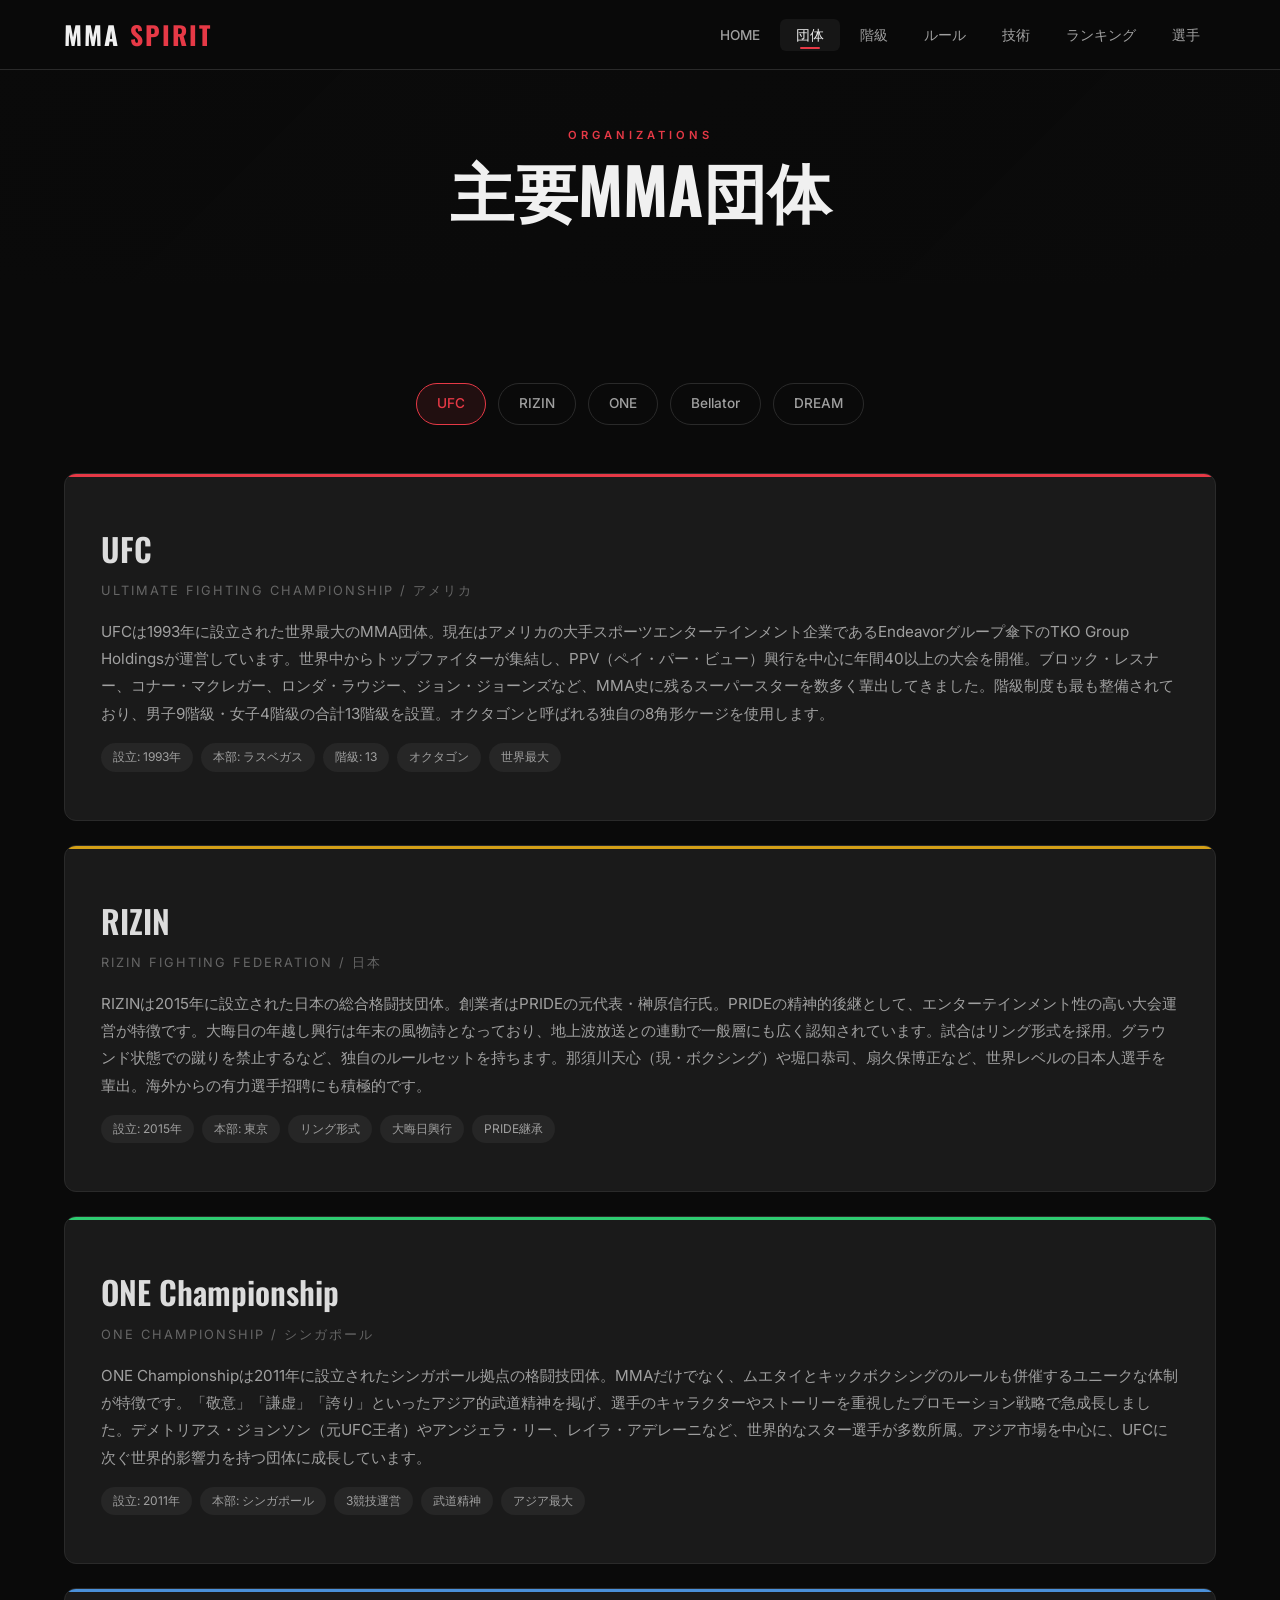
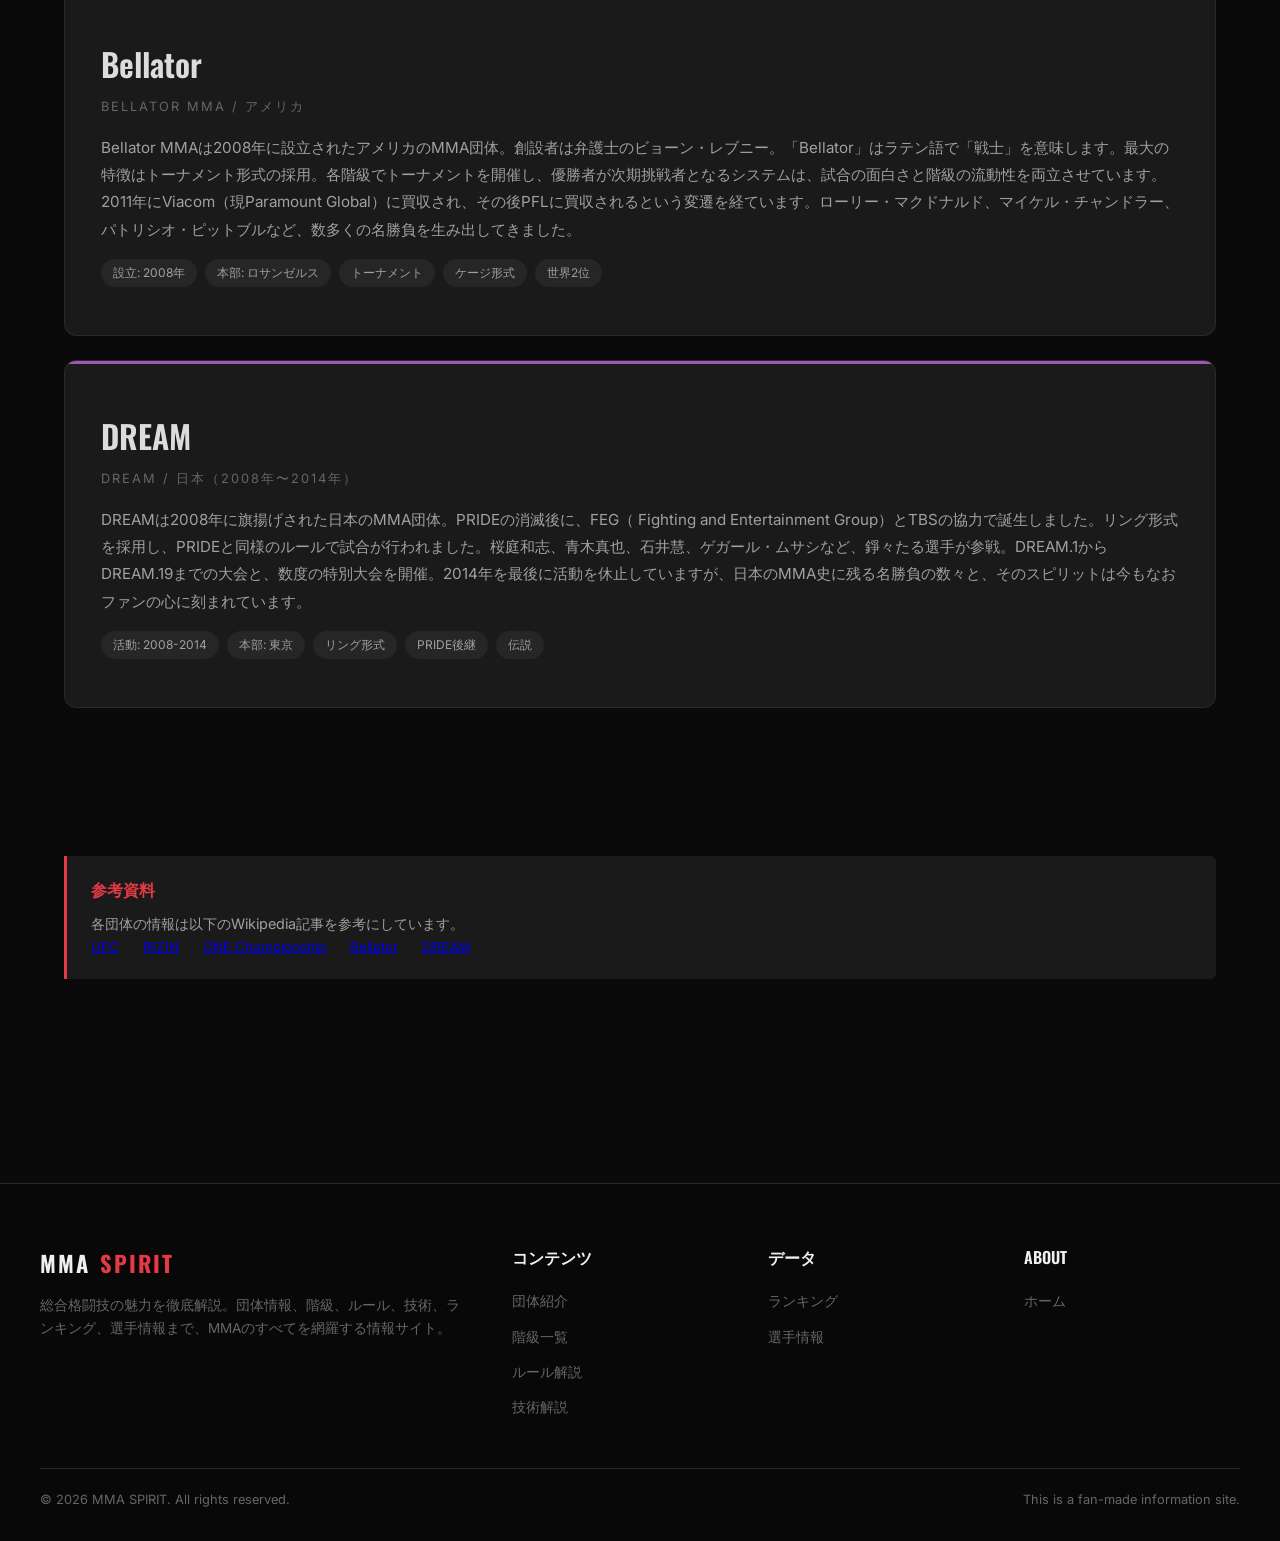
<file: organizations.html>
<!DOCTYPE html>
<html lang="ja">
<head>
  <meta charset="UTF-8">
  <meta name="viewport" content="width=device-width, initial-scale=1.0">
  <title>団体紹介 | MMA SPIRIT</title>
  <link rel="icon" type="image/svg+xml" href="data:image/svg+xml,<svg xmlns='http://www.w3.org/2000/svg' viewBox='0 0 100 100'><text y='.9em' font-size='90'>🥊</text></svg>">
  <link rel="preconnect" href="https://fonts.googleapis.com">
  <link rel="preconnect" href="https://fonts.gstatic.com" crossorigin>
  <link rel="preconnect" href="https://images.unsplash.com">
  <link href="https://fonts.googleapis.com/css2?family=Oswald:wght@400;500;600;700&family=Inter:wght@300;400;500;600;700&display=swap" rel="stylesheet">
  <link rel="stylesheet" href="css/style.css">
</head>
<body>
  <div class="scroll-progress"></div>

  <nav class="nav">
    <div class="nav-inner">
      <a href="index.html" class="nav-logo">MMA<span>SPIRIT</span></a>
      <ul class="nav-links">
        <li><a href="index.html">HOME</a></li>
        <li><a href="organizations.html" class="active">団体</a></li>
        <li><a href="weight-classes.html">階級</a></li>
        <li><a href="rules.html">ルール</a></li>
        <li><a href="techniques.html">技術</a></li>
        <li><a href="rankings.html">ランキング</a></li>
        <li><a href="fighters.html">選手</a></li>
      </ul>
      <button class="nav-toggle" aria-label="メニュー">
        <span></span><span></span><span></span>
      </button>
    </div>
  </nav>

  <header class="page-header">
    <div class="page-header-bg"></div>
    <div class="page-header-content">
      <div class="section-label">Organizations</div>
      <h1>主要MMA団体</h1>
    </div>
  </header>

  <section class="section">
    <div class="section-nav">
      <a href="#ufc">UFC</a>
      <a href="#rizin">RIZIN</a>
      <a href="#one">ONE</a>
      <a href="#bellator">Bellator</a>
      <a href="#dream">DREAM</a>
    </div>

    <div id="ufc" class="org-card fade-in" style="margin-bottom:24px; padding:48px 36px;">
      <div class="org-color-bar" style="background:#e63946;"></div>
      <h2 class="org-name" style="font-size:2rem;">UFC</h2>
      <div class="org-region">Ultimate Fighting Championship / アメリカ</div>
      <p class="org-desc" style="font-size:0.95rem;">
        UFCは1993年に設立された世界最大のMMA団体。現在はアメリカの大手スポーツエンターテインメント企業であるEndeavorグループ傘下のTKO Group Holdingsが運営しています。世界中からトップファイターが集結し、PPV（ペイ・パー・ビュー）興行を中心に年間40以上の大会を開催。ブロック・レスナー、コナー・マクレガー、ロンダ・ラウジー、ジョン・ジョーンズなど、MMA史に残るスーパースターを数多く輩出してきました。階級制度も最も整備されており、男子9階級・女子4階級の合計13階級を設置。オクタゴンと呼ばれる独自の8角形ケージを使用します。
      </p>
      <div class="org-tags">
        <span class="org-tag">設立: 1993年</span>
        <span class="org-tag">本部: ラスベガス</span>
        <span class="org-tag">階級: 13</span>
        <span class="org-tag">オクタゴン</span>
        <span class="org-tag">世界最大</span>
      </div>
    </div>

    <div id="rizin" class="org-card fade-in" style="margin-bottom:24px; padding:48px 36px;">
      <div class="org-color-bar" style="background:#d4a017;"></div>
      <h2 class="org-name" style="font-size:2rem;">RIZIN</h2>
      <div class="org-region">RIZIN FIGHTING FEDERATION / 日本</div>
      <p class="org-desc" style="font-size:0.95rem;">
        RIZINは2015年に設立された日本の総合格闘技団体。創業者はPRIDEの元代表・榊原信行氏。PRIDEの精神的後継として、エンターテインメント性の高い大会運営が特徴です。大晦日の年越し興行は年末の風物詩となっており、地上波放送との連動で一般層にも広く認知されています。試合はリング形式を採用。グラウンド状態での蹴りを禁止するなど、独自のルールセットを持ちます。那須川天心（現・ボクシング）や堀口恭司、扇久保博正など、世界レベルの日本人選手を輩出。海外からの有力選手招聘にも積極的です。
      </p>
      <div class="org-tags">
        <span class="org-tag">設立: 2015年</span>
        <span class="org-tag">本部: 東京</span>
        <span class="org-tag">リング形式</span>
        <span class="org-tag">大晦日興行</span>
        <span class="org-tag">PRIDE継承</span>
      </div>
    </div>

    <div id="one" class="org-card fade-in" style="margin-bottom:24px; padding:48px 36px;">
      <div class="org-color-bar" style="background:#2ecc71;"></div>
      <h2 class="org-name" style="font-size:2rem;">ONE Championship</h2>
      <div class="org-region">ONE Championship / シンガポール</div>
      <p class="org-desc" style="font-size:0.95rem;">
        ONE Championshipは2011年に設立されたシンガポール拠点の格闘技団体。MMAだけでなく、ムエタイとキックボクシングのルールも併催するユニークな体制が特徴です。「敬意」「謙虚」「誇り」といったアジア的武道精神を掲げ、選手のキャラクターやストーリーを重視したプロモーション戦略で急成長しました。デメトリアス・ジョンソン（元UFC王者）やアンジェラ・リー、レイラ・アデレーニなど、世界的なスター選手が多数所属。アジア市場を中心に、UFCに次ぐ世界的影響力を持つ団体に成長しています。
      </p>
      <div class="org-tags">
        <span class="org-tag">設立: 2011年</span>
        <span class="org-tag">本部: シンガポール</span>
        <span class="org-tag">3競技運営</span>
        <span class="org-tag">武道精神</span>
        <span class="org-tag">アジア最大</span>
      </div>
    </div>

    <div id="bellator" class="org-card fade-in" style="margin-bottom:24px; padding:48px 36px;">
      <div class="org-color-bar" style="background:#4a90d9;"></div>
      <h2 class="org-name" style="font-size:2rem;">Bellator</h2>
      <div class="org-region">Bellator MMA / アメリカ</div>
      <p class="org-desc" style="font-size:0.95rem;">
        Bellator MMAは2008年に設立されたアメリカのMMA団体。創設者は弁護士のビョーン・レブニー。「Bellator」はラテン語で「戦士」を意味します。最大の特徴はトーナメント形式の採用。各階級でトーナメントを開催し、優勝者が次期挑戦者となるシステムは、試合の面白さと階級の流動性を両立させています。2011年にViacom（現Paramount Global）に買収され、その後PFLに買収されるという変遷を経ています。ローリー・マクドナルド、マイケル・チャンドラー、パトリシオ・ピットブルなど、数多くの名勝負を生み出してきました。
      </p>
      <div class="org-tags">
        <span class="org-tag">設立: 2008年</span>
        <span class="org-tag">本部: ロサンゼルス</span>
        <span class="org-tag">トーナメント</span>
        <span class="org-tag">ケージ形式</span>
        <span class="org-tag">世界2位</span>
      </div>
    </div>

    <div id="dream" class="org-card fade-in" style="margin-bottom:24px; padding:48px 36px;">
      <div class="org-color-bar" style="background:#9b59b6;"></div>
      <h2 class="org-name" style="font-size:2rem;">DREAM</h2>
      <div class="org-region">DREAM / 日本（2008年〜2014年）</div>
      <p class="org-desc" style="font-size:0.95rem;">
        DREAMは2008年に旗揚げされた日本のMMA団体。PRIDEの消滅後に、FEG（ Fighting and Entertainment Group）とTBSの協力で誕生しました。リング形式を採用し、PRIDEと同様のルールで試合が行われました。桜庭和志、青木真也、石井慧、ゲガール・ムサシなど、錚々たる選手が参戦。DREAM.1からDREAM.19までの大会と、数度の特別大会を開催。2014年を最後に活動を休止していますが、日本のMMA史に残る名勝負の数々と、そのスピリットは今もなおファンの心に刻まれています。
      </p>
      <div class="org-tags">
        <span class="org-tag">活動: 2008-2014</span>
        <span class="org-tag">本部: 東京</span>
        <span class="org-tag">リング形式</span>
        <span class="org-tag">PRIDE後継</span>
        <span class="org-tag">伝説</span>
      </div>
    </div>
  </section>

  <section class="section" style="padding-top:0;">
    <div class="info-box fade-in">
      <div class="info-box-title">参考資料</div>
      <p style="font-size:0.9rem; color:var(--text-secondary);">
        各団体の情報は以下のWikipedia記事を参考にしています。
      </p>
      <div style="font-size:0.85rem; color:var(--text-secondary); display:flex; flex-wrap:wrap; gap:8px 24px;">
        <a href="https://en.wikipedia.org/wiki/Ultimate_Fighting_Championship" target="_blank" rel="noopener">UFC</a>
        <a href="https://en.wikipedia.org/wiki/RIZIN_Fighting_Federation" target="_blank" rel="noopener">RIZIN</a>
        <a href="https://en.wikipedia.org/wiki/ONE_Championship" target="_blank" rel="noopener">ONE Championship</a>
        <a href="https://en.wikipedia.org/wiki/Bellator_MMA" target="_blank" rel="noopener">Bellator</a>
        <a href="https://en.wikipedia.org/wiki/DREAM_(mixed_martial_arts)" target="_blank" rel="noopener">DREAM</a>
      </div>
    </div>
  </section>

  <footer class="footer">
    <div class="footer-inner">
      <div>
        <a href="index.html" class="nav-logo" style="font-size:1.4rem;">MMA<span>SPIRIT</span></a>
        <p class="footer-brand-desc">総合格闘技の魅力を徹底解説。団体情報、階級、ルール、技術、ランキング、選手情報まで、MMAのすべてを網羅する情報サイト。</p>
      </div>
      <div>
        <h4>コンテンツ</h4>
        <ul>
          <li><a href="organizations.html">団体紹介</a></li>
          <li><a href="weight-classes.html">階級一覧</a></li>
          <li><a href="rules.html">ルール解説</a></li>
          <li><a href="techniques.html">技術解説</a></li>
        </ul>
      </div>
      <div>
        <h4>データ</h4>
        <ul>
          <li><a href="rankings.html">ランキング</a></li>
          <li><a href="fighters.html">選手情報</a></li>
        </ul>
      </div>
      <div>
        <h4>ABOUT</h4>
        <ul>
          <li><a href="index.html">ホーム</a></li>
        </ul>
      </div>
    </div>
    <div class="footer-bottom">
      <span>&copy; 2026 MMA SPIRIT. All rights reserved.</span>
      <span>This is a fan-made information site.</span>
    </div>
  </footer>

  <button class="back-to-top" aria-label="トップへ戻る">↑</button>
  <script src="js/main.js"></script>
</body>
</html>
</file>
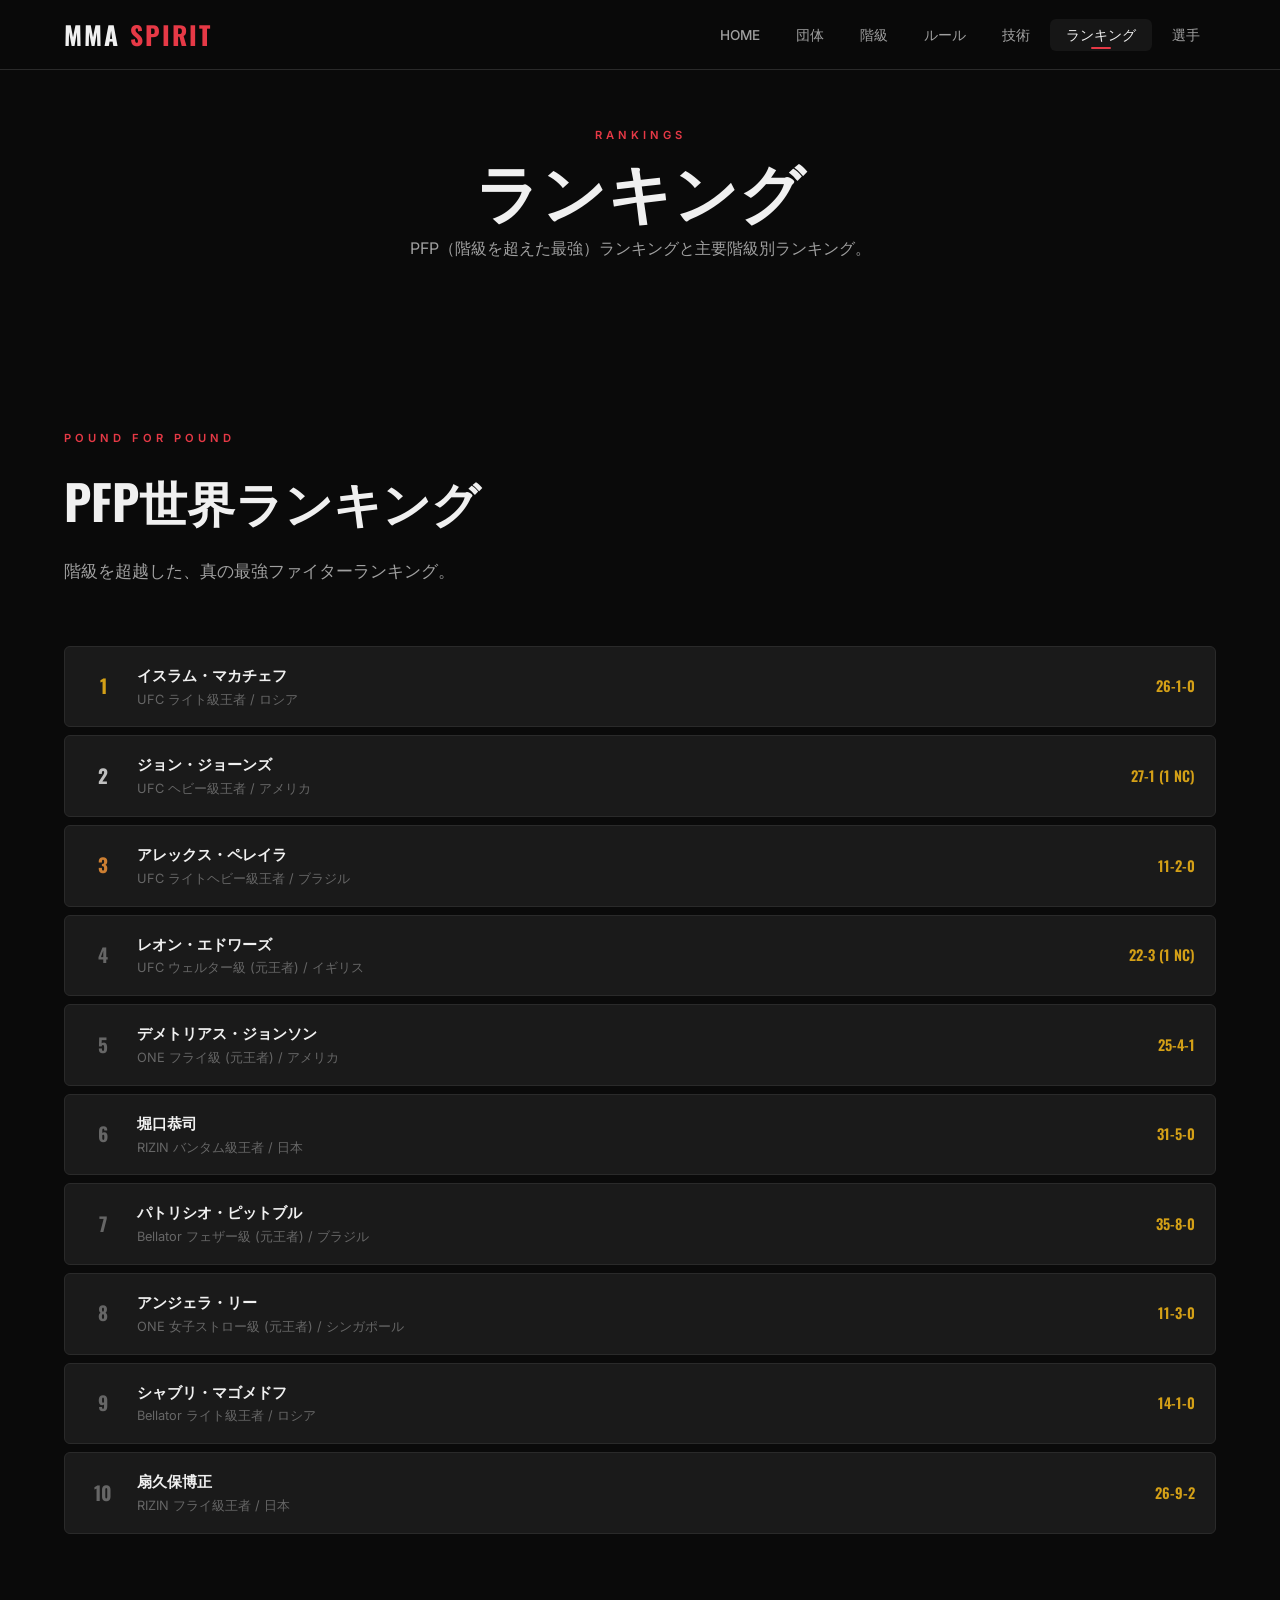
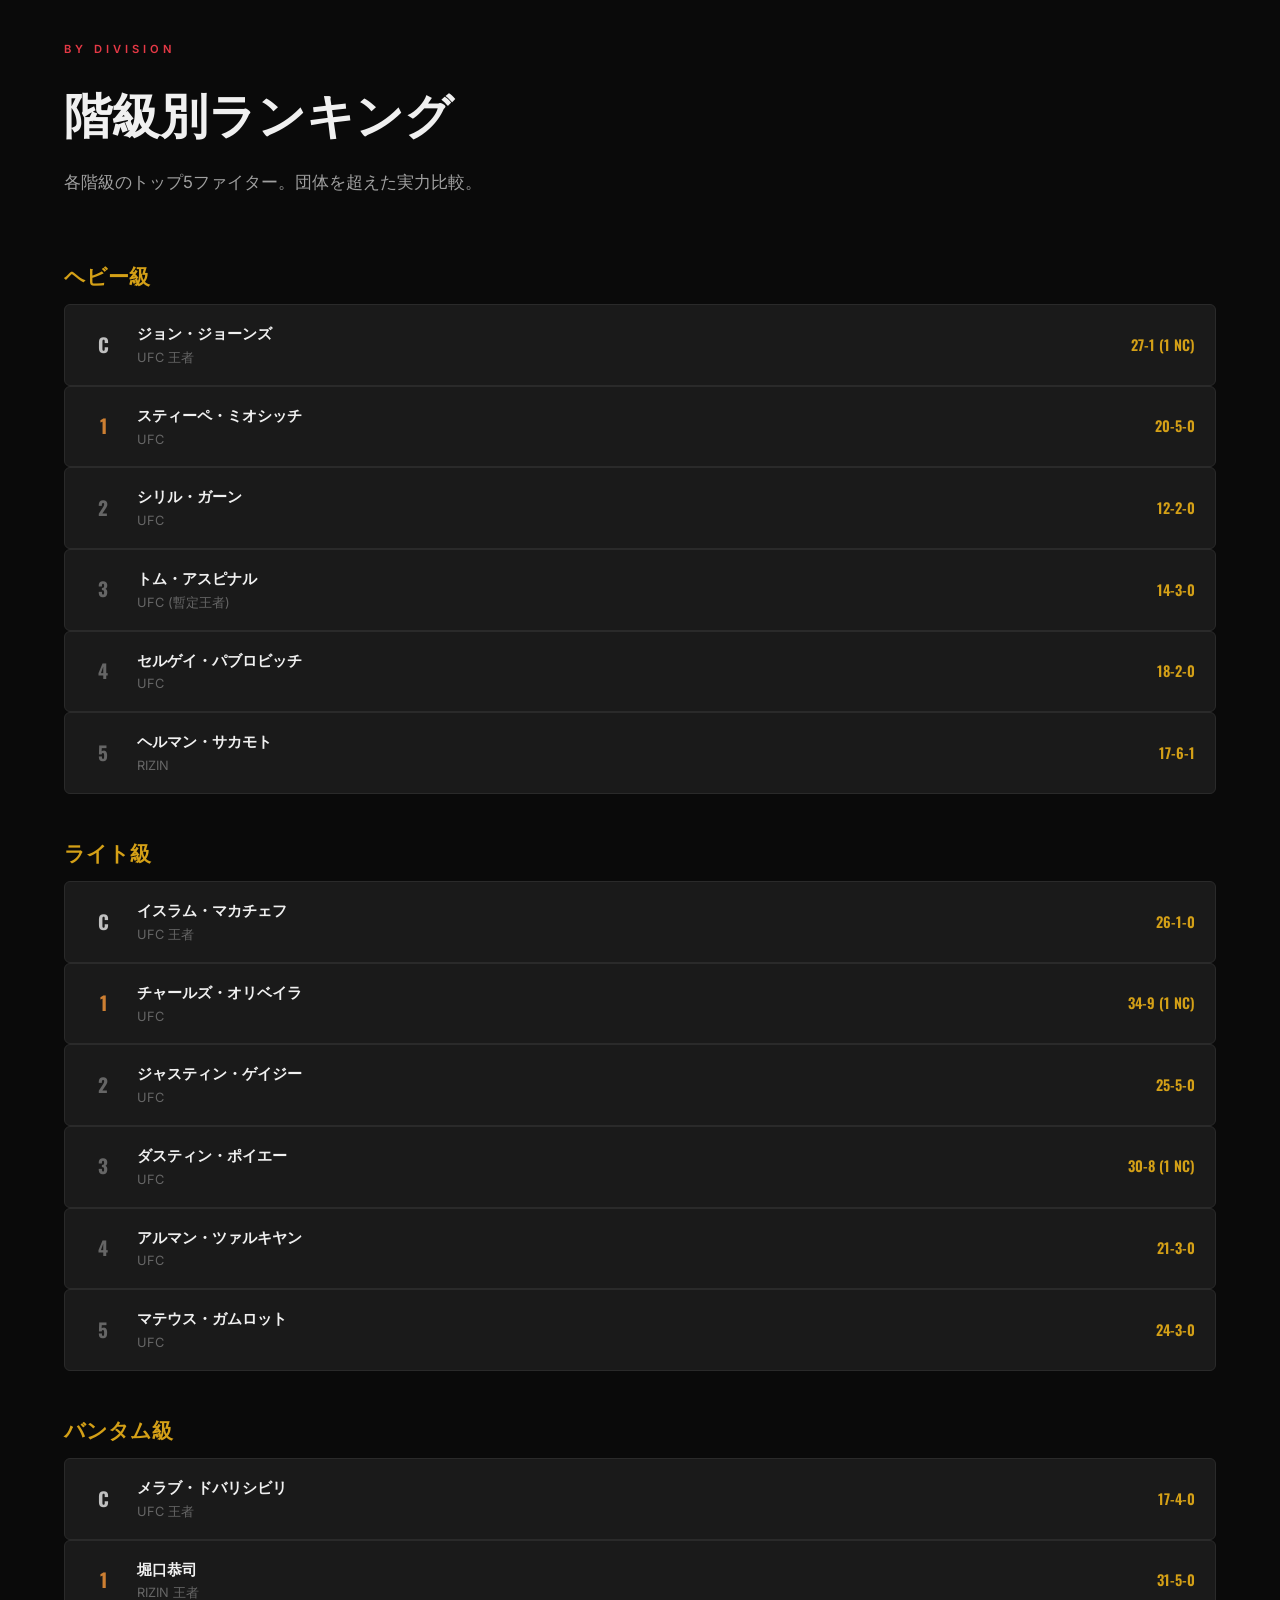
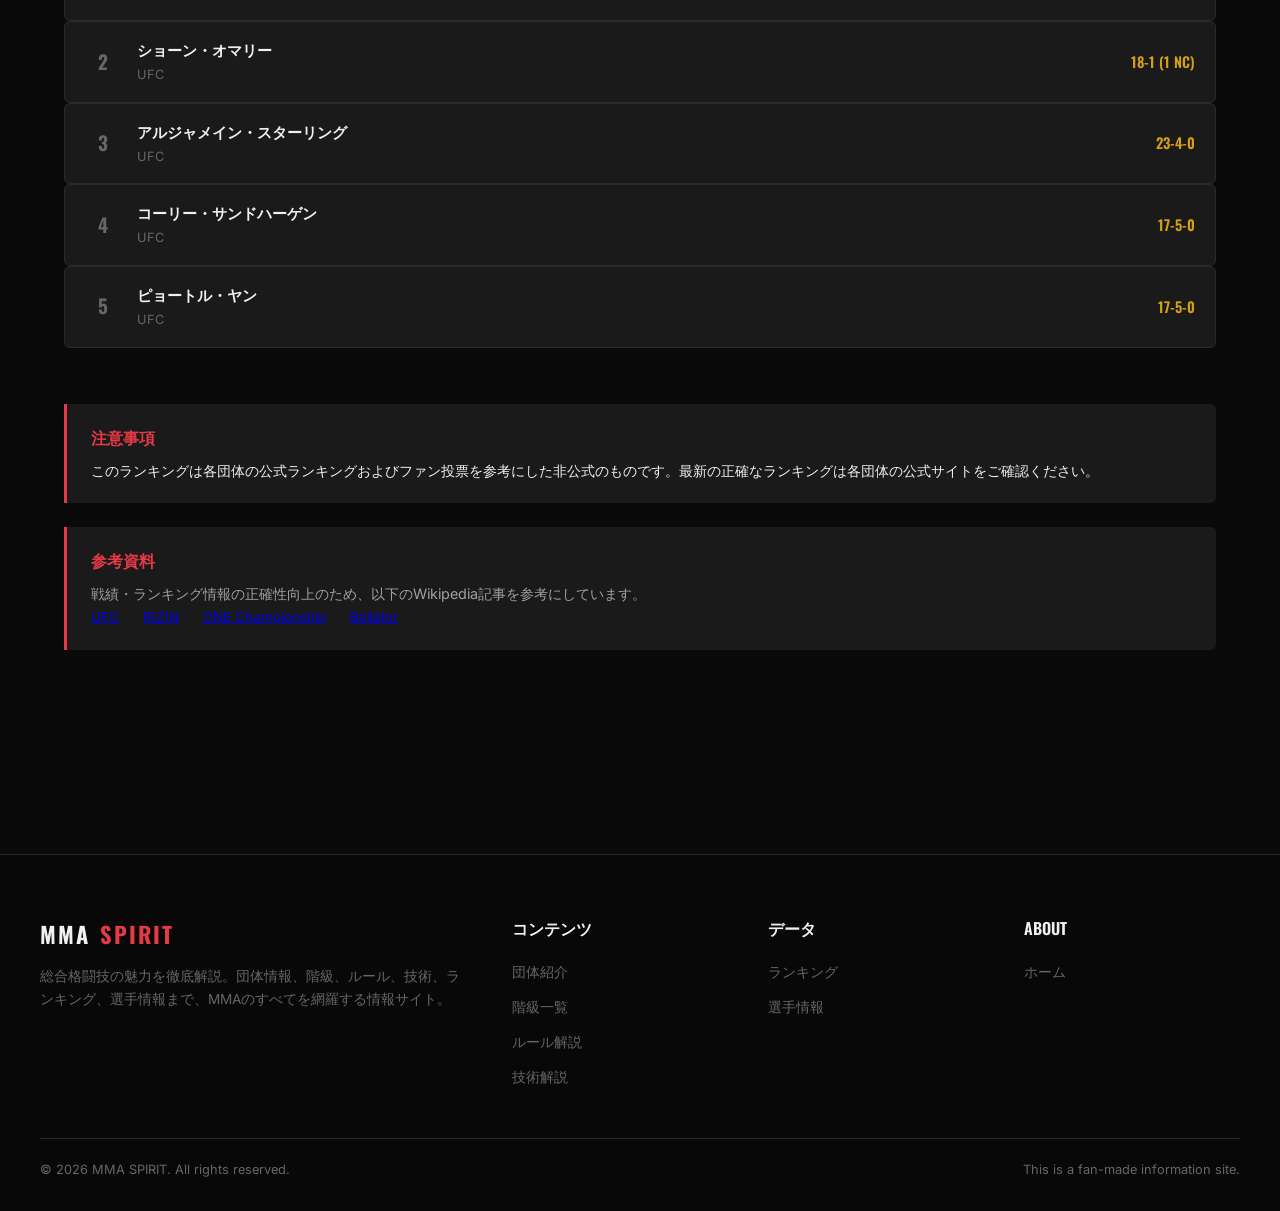
<file: rankings.html>
<!DOCTYPE html>
<html lang="ja">
<head>
  <meta charset="UTF-8">
  <meta name="viewport" content="width=device-width, initial-scale=1.0">
  <title>ランキング | MMA SPIRIT</title>
  <link rel="icon" type="image/svg+xml" href="data:image/svg+xml,<svg xmlns='http://www.w3.org/2000/svg' viewBox='0 0 100 100'><text y='.9em' font-size='90'>🥊</text></svg>">
  <link rel="preconnect" href="https://fonts.googleapis.com">
  <link rel="preconnect" href="https://fonts.gstatic.com" crossorigin>
  <link rel="preconnect" href="https://images.unsplash.com">
  <link href="https://fonts.googleapis.com/css2?family=Oswald:wght@400;500;600;700&family=Inter:wght@300;400;500;600;700&display=swap" rel="stylesheet">
  <link rel="stylesheet" href="css/style.css">
</head>
<body>
  <div class="scroll-progress"></div>

  <nav class="nav">
    <div class="nav-inner">
      <a href="index.html" class="nav-logo">MMA<span>SPIRIT</span></a>
      <ul class="nav-links">
        <li><a href="index.html">HOME</a></li>
        <li><a href="organizations.html">団体</a></li>
        <li><a href="weight-classes.html">階級</a></li>
        <li><a href="rules.html">ルール</a></li>
        <li><a href="techniques.html">技術</a></li>
        <li><a href="rankings.html" class="active">ランキング</a></li>
        <li><a href="fighters.html">選手</a></li>
      </ul>
      <button class="nav-toggle" aria-label="メニュー">
        <span></span><span></span><span></span>
      </button>
    </div>
  </nav>

  <header class="page-header">
    <div class="page-header-bg"></div>
    <div class="page-header-content">
      <div class="section-label">Rankings</div>
      <h1>ランキング</h1>
      <p style="color:var(--text-secondary); margin-top:12px; font-size:1rem;">PFP（階級を超えた最強）ランキングと主要階級別ランキング。</p>
    </div>
  </header>

  <section class="section">
    <div class="section-header fade-in" style="text-align:left;">
      <div class="section-label">Pound for Pound</div>
      <h2 class="section-title">PFP世界ランキング</h2>
      <p class="section-desc" style="margin:0;">階級を超越した、真の最強ファイターランキング。</p>
    </div>

    <div class="rank-list fade-in">
      <div class="rank-item">
        <div class="rank-number">1</div>
        <div class="rank-info">
          <div class="rank-name">イスラム・マカチェフ</div>
          <div class="rank-detail">UFC ライト級王者 / ロシア</div>
        </div>
        <div class="rank-stat">26-1-0</div>
      </div>
      <div class="rank-item">
        <div class="rank-number">2</div>
        <div class="rank-info">
          <div class="rank-name">ジョン・ジョーンズ</div>
          <div class="rank-detail">UFC ヘビー級王者 / アメリカ</div>
        </div>
        <div class="rank-stat">27-1 (1 NC)</div>
      </div>
      <div class="rank-item">
        <div class="rank-number">3</div>
        <div class="rank-info">
          <div class="rank-name">アレックス・ペレイラ</div>
          <div class="rank-detail">UFC ライトヘビー級王者 / ブラジル</div>
        </div>
        <div class="rank-stat">11-2-0</div>
      </div>
      <div class="rank-item">
        <div class="rank-number">4</div>
        <div class="rank-info">
          <div class="rank-name">レオン・エドワーズ</div>
          <div class="rank-detail">UFC ウェルター級 (元王者) / イギリス</div>
        </div>
        <div class="rank-stat">22-3 (1 NC)</div>
      </div>
      <div class="rank-item">
        <div class="rank-number">5</div>
        <div class="rank-info">
          <div class="rank-name">デメトリアス・ジョンソン</div>
          <div class="rank-detail">ONE フライ級 (元王者) / アメリカ</div>
        </div>
        <div class="rank-stat">25-4-1</div>
      </div>
      <div class="rank-item">
        <div class="rank-number">6</div>
        <div class="rank-info">
          <div class="rank-name">堀口恭司</div>
          <div class="rank-detail">RIZIN バンタム級王者 / 日本</div>
        </div>
        <div class="rank-stat">31-5-0</div>
      </div>
      <div class="rank-item">
        <div class="rank-number">7</div>
        <div class="rank-info">
          <div class="rank-name">パトリシオ・ピットブル</div>
          <div class="rank-detail">Bellator フェザー級 (元王者) / ブラジル</div>
        </div>
        <div class="rank-stat">35-8-0</div>
      </div>
      <div class="rank-item">
        <div class="rank-number">8</div>
        <div class="rank-info">
          <div class="rank-name">アンジェラ・リー</div>
          <div class="rank-detail">ONE 女子ストロー級 (元王者) / シンガポール</div>
        </div>
        <div class="rank-stat">11-3-0</div>
      </div>
      <div class="rank-item">
        <div class="rank-number">9</div>
        <div class="rank-info">
          <div class="rank-name">シャブリ・マゴメドフ</div>
          <div class="rank-detail">Bellator ライト級王者 / ロシア</div>
        </div>
        <div class="rank-stat">14-1-0</div>
      </div>
      <div class="rank-item">
        <div class="rank-number">10</div>
        <div class="rank-info">
          <div class="rank-name">扇久保博正</div>
          <div class="rank-detail">RIZIN フライ級王者 / 日本</div>
        </div>
        <div class="rank-stat">26-9-2</div>
      </div>
    </div>
  </section>

  <section class="section" style="padding-top:0;">
    <div class="section-header fade-in" style="text-align:left;">
      <div class="section-label">By Division</div>
      <h2 class="section-title">階級別ランキング</h2>
      <p class="section-desc" style="margin:0;">各階級のトップ5ファイター。団体を超えた実力比較。</p>
    </div>

    <div class="rank-list fade-in" style="margin-top:32px;">
      <div style="margin-bottom:32px;">
        <h3 style="font-family:var(--font-heading); font-size:1.3rem; font-weight:600; margin-bottom:12px; color:var(--gold-primary);">ヘビー級</h3>
        <div class="rank-item"><div class="rank-number">C</div><div class="rank-info"><div class="rank-name">ジョン・ジョーンズ</div><div class="rank-detail">UFC 王者</div></div><div class="rank-stat">27-1 (1 NC)</div></div>
        <div class="rank-item"><div class="rank-number">1</div><div class="rank-info"><div class="rank-name">スティーペ・ミオシッチ</div><div class="rank-detail">UFC</div></div><div class="rank-stat">20-5-0</div></div>
        <div class="rank-item"><div class="rank-number">2</div><div class="rank-info"><div class="rank-name">シリル・ガーン</div><div class="rank-detail">UFC</div></div><div class="rank-stat">12-2-0</div></div>
        <div class="rank-item"><div class="rank-number">3</div><div class="rank-info"><div class="rank-name">トム・アスピナル</div><div class="rank-detail">UFC (暫定王者)</div></div><div class="rank-stat">14-3-0</div></div>
        <div class="rank-item"><div class="rank-number">4</div><div class="rank-info"><div class="rank-name">セルゲイ・パブロビッチ</div><div class="rank-detail">UFC</div></div><div class="rank-stat">18-2-0</div></div>
        <div class="rank-item"><div class="rank-number">5</div><div class="rank-info"><div class="rank-name">ヘルマン・サカモト</div><div class="rank-detail">RIZIN</div></div><div class="rank-stat">17-6-1</div></div>
      </div>

      <div style="margin-bottom:32px;">
        <h3 style="font-family:var(--font-heading); font-size:1.3rem; font-weight:600; margin-bottom:12px; color:var(--gold-primary);">ライト級</h3>
        <div class="rank-item"><div class="rank-number">C</div><div class="rank-info"><div class="rank-name">イスラム・マカチェフ</div><div class="rank-detail">UFC 王者</div></div><div class="rank-stat">26-1-0</div></div>
        <div class="rank-item"><div class="rank-number">1</div><div class="rank-info"><div class="rank-name">チャールズ・オリベイラ</div><div class="rank-detail">UFC</div></div><div class="rank-stat">34-9 (1 NC)</div></div>
        <div class="rank-item"><div class="rank-number">2</div><div class="rank-info"><div class="rank-name">ジャスティン・ゲイジー</div><div class="rank-detail">UFC</div></div><div class="rank-stat">25-5-0</div></div>
        <div class="rank-item"><div class="rank-number">3</div><div class="rank-info"><div class="rank-name">ダスティン・ポイエー</div><div class="rank-detail">UFC</div></div><div class="rank-stat">30-8 (1 NC)</div></div>
        <div class="rank-item"><div class="rank-number">4</div><div class="rank-info"><div class="rank-name">アルマン・ツァルキヤン</div><div class="rank-detail">UFC</div></div><div class="rank-stat">21-3-0</div></div>
        <div class="rank-item"><div class="rank-number">5</div><div class="rank-info"><div class="rank-name">マテウス・ガムロット</div><div class="rank-detail">UFC</div></div><div class="rank-stat">24-3-0</div></div>
      </div>

      <div style="margin-bottom:32px;">
        <h3 style="font-family:var(--font-heading); font-size:1.3rem; font-weight:600; margin-bottom:12px; color:var(--gold-primary);">バンタム級</h3>
        <div class="rank-item"><div class="rank-number">C</div><div class="rank-info"><div class="rank-name">メラブ・ドバリシビリ</div><div class="rank-detail">UFC 王者</div></div><div class="rank-stat">17-4-0</div></div>
        <div class="rank-item"><div class="rank-number">1</div><div class="rank-info"><div class="rank-name">堀口恭司</div><div class="rank-detail">RIZIN 王者</div></div><div class="rank-stat">31-5-0</div></div>
        <div class="rank-item"><div class="rank-number">2</div><div class="rank-info"><div class="rank-name">ショーン・オマリー</div><div class="rank-detail">UFC</div></div><div class="rank-stat">18-1 (1 NC)</div></div>
        <div class="rank-item"><div class="rank-number">3</div><div class="rank-info"><div class="rank-name">アルジャメイン・スターリング</div><div class="rank-detail">UFC</div></div><div class="rank-stat">23-4-0</div></div>
        <div class="rank-item"><div class="rank-number">4</div><div class="rank-info"><div class="rank-name">コーリー・サンドハーゲン</div><div class="rank-detail">UFC</div></div><div class="rank-stat">17-5-0</div></div>
        <div class="rank-item"><div class="rank-number">5</div><div class="rank-info"><div class="rank-name">ピョートル・ヤン</div><div class="rank-detail">UFC</div></div><div class="rank-stat">17-5-0</div></div>
      </div>
    </div>

    <div class="info-box fade-in">
      <div class="info-box-title">注意事項</div>
      <p>このランキングは各団体の公式ランキングおよびファン投票を参考にした非公式のものです。最新の正確なランキングは各団体の公式サイトをご確認ください。</p>
    </div>

    <div class="info-box fade-in" style="margin-top:24px;">
      <div class="info-box-title">参考資料</div>
      <p style="font-size:0.9rem; color:var(--text-secondary);">戦績・ランキング情報の正確性向上のため、以下のWikipedia記事を参考にしています。</p>
      <div style="font-size:0.85rem; color:var(--text-secondary); display:flex; flex-wrap:wrap; gap:8px 24px;">
        <a href="https://en.wikipedia.org/wiki/Ultimate_Fighting_Championship" target="_blank" rel="noopener">UFC</a>
        <a href="https://en.wikipedia.org/wiki/RIZIN_Fighting_Federation" target="_blank" rel="noopener">RIZIN</a>
        <a href="https://en.wikipedia.org/wiki/ONE_Championship" target="_blank" rel="noopener">ONE Championship</a>
        <a href="https://en.wikipedia.org/wiki/Bellator_MMA" target="_blank" rel="noopener">Bellator</a>
      </div>
    </div>
  </section>

  <footer class="footer">
    <div class="footer-inner">
      <div>
        <a href="index.html" class="nav-logo" style="font-size:1.4rem;">MMA<span>SPIRIT</span></a>
        <p class="footer-brand-desc">総合格闘技の魅力を徹底解説。団体情報、階級、ルール、技術、ランキング、選手情報まで、MMAのすべてを網羅する情報サイト。</p>
      </div>
      <div>
        <h4>コンテンツ</h4>
        <ul>
          <li><a href="organizations.html">団体紹介</a></li>
          <li><a href="weight-classes.html">階級一覧</a></li>
          <li><a href="rules.html">ルール解説</a></li>
          <li><a href="techniques.html">技術解説</a></li>
        </ul>
      </div>
      <div>
        <h4>データ</h4>
        <ul>
          <li><a href="rankings.html">ランキング</a></li>
          <li><a href="fighters.html">選手情報</a></li>
        </ul>
      </div>
      <div>
        <h4>ABOUT</h4>
        <ul>
          <li><a href="index.html">ホーム</a></li>
        </ul>
      </div>
    </div>
    <div class="footer-bottom">
      <span>&copy; 2026 MMA SPIRIT. All rights reserved.</span>
      <span>This is a fan-made information site.</span>
    </div>
  </footer>

  <button class="back-to-top" aria-label="トップへ戻る">↑</button>
  <script src="js/main.js"></script>
</body>
</html>
</file>
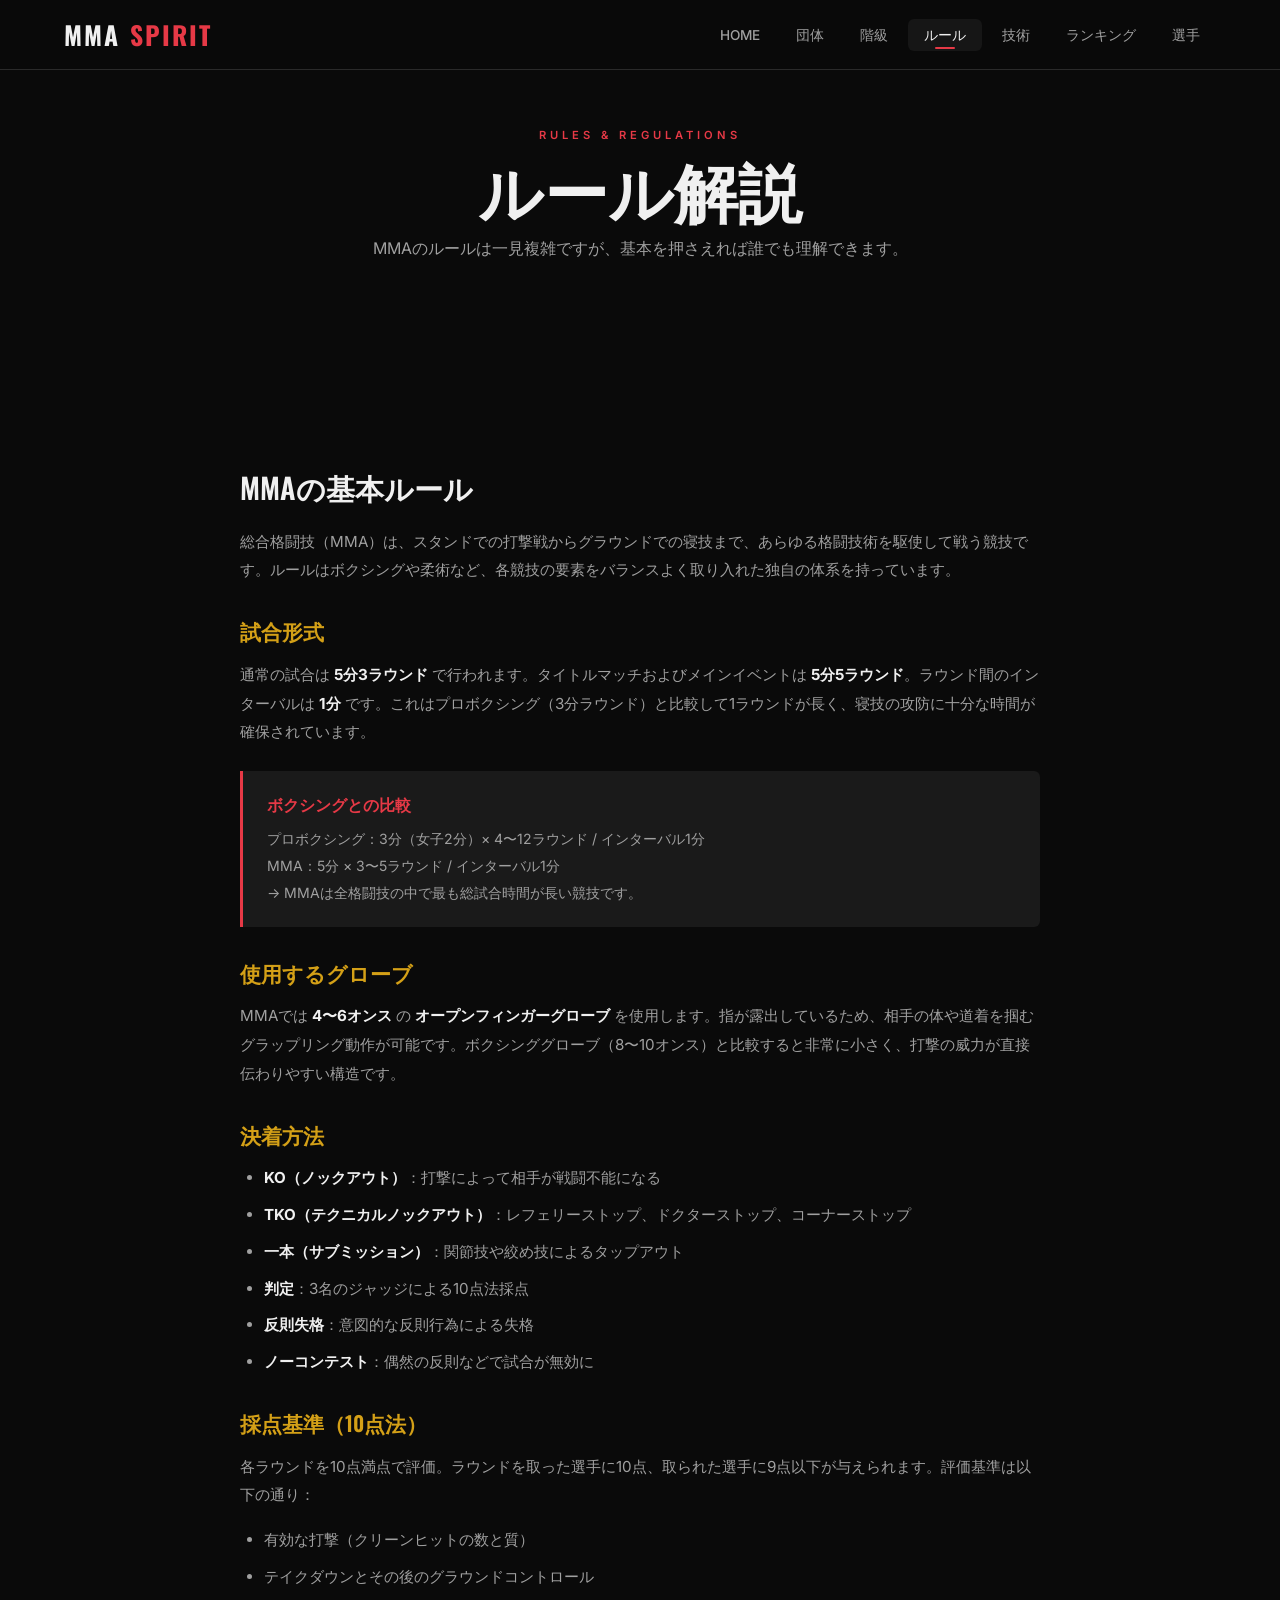
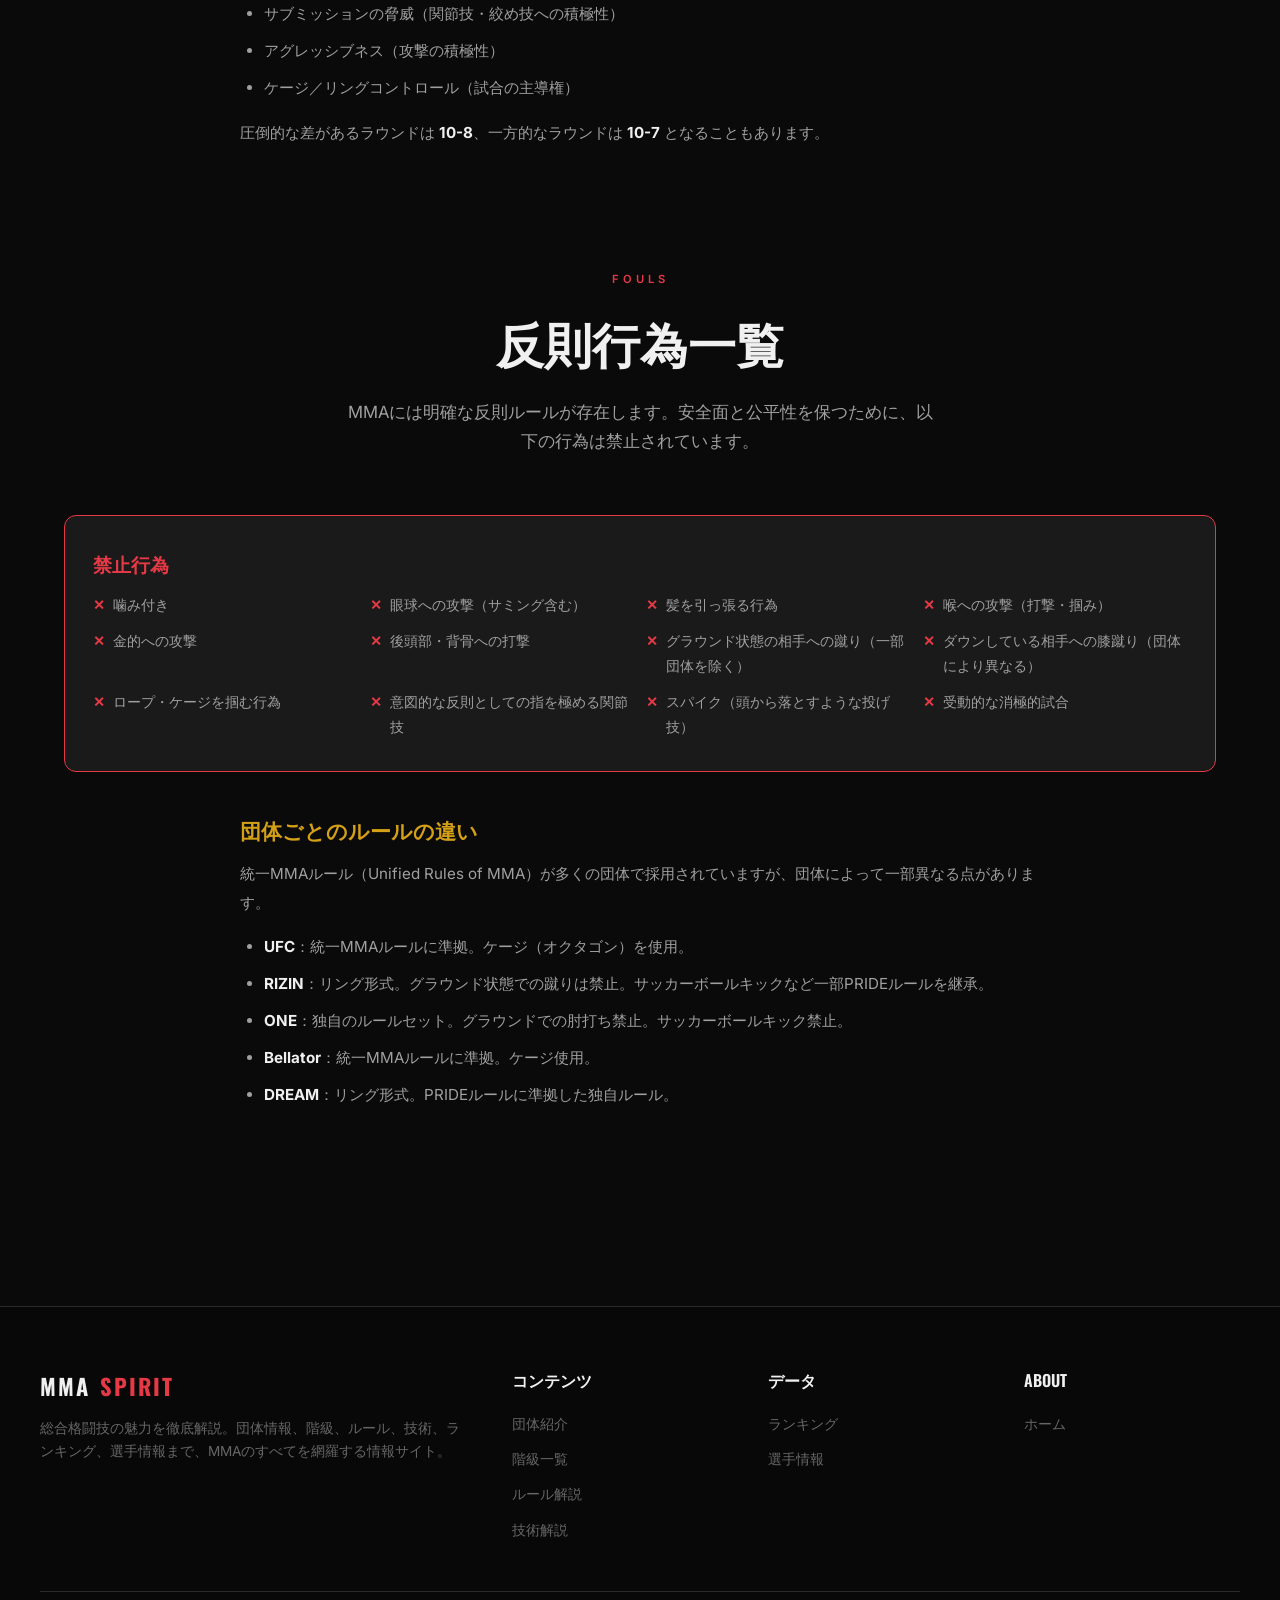
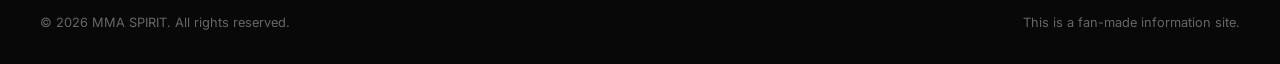
<file: rules.html>
<!DOCTYPE html>
<html lang="ja">
<head>
  <meta charset="UTF-8">
  <meta name="viewport" content="width=device-width, initial-scale=1.0">
  <title>ルール解説 | MMA SPIRIT</title>
  <link rel="icon" type="image/svg+xml" href="data:image/svg+xml,<svg xmlns='http://www.w3.org/2000/svg' viewBox='0 0 100 100'><text y='.9em' font-size='90'>🥊</text></svg>">
  <link rel="preconnect" href="https://fonts.googleapis.com">
  <link rel="preconnect" href="https://fonts.gstatic.com" crossorigin>
  <link rel="preconnect" href="https://images.unsplash.com">
  <link href="https://fonts.googleapis.com/css2?family=Oswald:wght@400;500;600;700&family=Inter:wght@300;400;500;600;700&display=swap" rel="stylesheet">
  <link rel="stylesheet" href="css/style.css">
</head>
<body>
  <div class="scroll-progress"></div>

  <nav class="nav">
    <div class="nav-inner">
      <a href="index.html" class="nav-logo">MMA<span>SPIRIT</span></a>
      <ul class="nav-links">
        <li><a href="index.html">HOME</a></li>
        <li><a href="organizations.html">団体</a></li>
        <li><a href="weight-classes.html">階級</a></li>
        <li><a href="rules.html" class="active">ルール</a></li>
        <li><a href="techniques.html">技術</a></li>
        <li><a href="rankings.html">ランキング</a></li>
        <li><a href="fighters.html">選手</a></li>
      </ul>
      <button class="nav-toggle" aria-label="メニュー">
        <span></span><span></span><span></span>
      </button>
    </div>
  </nav>

  <header class="page-header">
    <div class="page-header-bg"></div>
    <div class="page-header-content">
      <div class="section-label">Rules & Regulations</div>
      <h1>ルール解説</h1>
      <p style="color:var(--text-secondary); margin-top:12px; font-size:1rem;">MMAのルールは一見複雑ですが、基本を押さえれば誰でも理解できます。</p>
    </div>
  </header>

  <section class="section">
    <div class="content-section fade-in">
      <h2>MMAの基本ルール</h2>
      <p>総合格闘技（MMA）は、スタンドでの打撃戦からグラウンドでの寝技まで、あらゆる格闘技術を駆使して戦う競技です。ルールはボクシングや柔術など、各競技の要素をバランスよく取り入れた独自の体系を持っています。</p>

      <h3>試合形式</h3>
      <p>通常の試合は <strong>5分3ラウンド</strong> で行われます。タイトルマッチおよびメインイベントは <strong>5分5ラウンド</strong>。ラウンド間のインターバルは <strong>1分</strong> です。これはプロボクシング（3分ラウンド）と比較して1ラウンドが長く、寝技の攻防に十分な時間が確保されています。</p>

      <div class="info-box">
        <div class="info-box-title">ボクシングとの比較</div>
        <p>プロボクシング：3分（女子2分）× 4〜12ラウンド / インターバル1分<br>MMA：5分 × 3〜5ラウンド / インターバル1分<br>→ MMAは全格闘技の中で最も総試合時間が長い競技です。</p>
      </div>

      <h3>使用するグローブ</h3>
      <p>MMAでは <strong>4〜6オンス</strong> の <strong>オープンフィンガーグローブ</strong> を使用します。指が露出しているため、相手の体や道着を掴むグラップリング動作が可能です。ボクシンググローブ（8〜10オンス）と比較すると非常に小さく、打撃の威力が直接伝わりやすい構造です。</p>

      <h3>決着方法</h3>
      <ul>
        <li><strong>KO（ノックアウト）</strong>：打撃によって相手が戦闘不能になる</li>
        <li><strong>TKO（テクニカルノックアウト）</strong>：レフェリーストップ、ドクターストップ、コーナーストップ</li>
        <li><strong>一本（サブミッション）</strong>：関節技や絞め技によるタップアウト</li>
        <li><strong>判定</strong>：3名のジャッジによる10点法採点</li>
        <li><strong>反則失格</strong>：意図的な反則行為による失格</li>
        <li><strong>ノーコンテスト</strong>：偶然の反則などで試合が無効に</li>
      </ul>

      <h3>採点基準（10点法）</h3>
      <p>各ラウンドを10点満点で評価。ラウンドを取った選手に10点、取られた選手に9点以下が与えられます。評価基準は以下の通り：</p>
      <ul>
        <li>有効な打撃（クリーンヒットの数と質）</li>
        <li>テイクダウンとその後のグラウンドコントロール</li>
        <li>サブミッションの脅威（関節技・絞め技への積極性）</li>
        <li>アグレッシブネス（攻撃の積極性）</li>
        <li>ケージ／リングコントロール（試合の主導権）</li>
      </ul>
      <p>圧倒的な差があるラウンドは <strong>10-8</strong>、一方的なラウンドは <strong>10-7</strong> となることもあります。</p>
    </div>
  </section>

  <section class="section" style="padding-top:0;">
    <div class="section-header fade-in">
      <div class="section-label">Fouls</div>
      <h2 class="section-title">反則行為一覧</h2>
      <p class="section-desc">MMAには明確な反則ルールが存在します。安全面と公平性を保つために、以下の行為は禁止されています。</p>
    </div>

    <div class="rule-highlight fade-in" style="margin-top:0;">
      <div class="rule-highlight-title">禁止行為</div>
      <ul>
        <li>噛み付き</li>
        <li>眼球への攻撃（サミング含む）</li>
        <li>髪を引っ張る行為</li>
        <li>喉への攻撃（打撃・掴み）</li>
        <li>金的への攻撃</li>
        <li>後頭部・背骨への打撃</li>
        <li>グラウンド状態の相手への蹴り（一部団体を除く）</li>
        <li>ダウンしている相手への膝蹴り（団体により異なる）</li>
        <li>ロープ・ケージを掴む行為</li>
        <li>意図的な反則としての指を極める関節技</li>
        <li>スパイク（頭から落とすような投げ技）</li>
        <li>受動的な消極的試合</li>
      </ul>
    </div>

    <div class="content-section fade-in" style="margin-top:40px;">
      <h3>団体ごとのルールの違い</h3>
      <p>統一MMAルール（Unified Rules of MMA）が多くの団体で採用されていますが、団体によって一部異なる点があります。</p>
      <ul>
        <li><strong>UFC</strong>：統一MMAルールに準拠。ケージ（オクタゴン）を使用。</li>
        <li><strong>RIZIN</strong>：リング形式。グラウンド状態での蹴りは禁止。サッカーボールキックなど一部PRIDEルールを継承。</li>
        <li><strong>ONE</strong>：独自のルールセット。グラウンドでの肘打ち禁止。サッカーボールキック禁止。</li>
        <li><strong>Bellator</strong>：統一MMAルールに準拠。ケージ使用。</li>
        <li><strong>DREAM</strong>：リング形式。PRIDEルールに準拠した独自ルール。</li>
      </ul>
    </div>
  </section>

  <footer class="footer">
    <div class="footer-inner">
      <div>
        <a href="index.html" class="nav-logo" style="font-size:1.4rem;">MMA<span>SPIRIT</span></a>
        <p class="footer-brand-desc">総合格闘技の魅力を徹底解説。団体情報、階級、ルール、技術、ランキング、選手情報まで、MMAのすべてを網羅する情報サイト。</p>
      </div>
      <div>
        <h4>コンテンツ</h4>
        <ul>
          <li><a href="organizations.html">団体紹介</a></li>
          <li><a href="weight-classes.html">階級一覧</a></li>
          <li><a href="rules.html">ルール解説</a></li>
          <li><a href="techniques.html">技術解説</a></li>
        </ul>
      </div>
      <div>
        <h4>データ</h4>
        <ul>
          <li><a href="rankings.html">ランキング</a></li>
          <li><a href="fighters.html">選手情報</a></li>
        </ul>
      </div>
      <div>
        <h4>ABOUT</h4>
        <ul>
          <li><a href="index.html">ホーム</a></li>
        </ul>
      </div>
    </div>
    <div class="footer-bottom">
      <span>&copy; 2026 MMA SPIRIT. All rights reserved.</span>
      <span>This is a fan-made information site.</span>
    </div>
  </footer>

  <button class="back-to-top" aria-label="トップへ戻る">↑</button>
  <script src="js/main.js"></script>
</body>
</html>
</file>
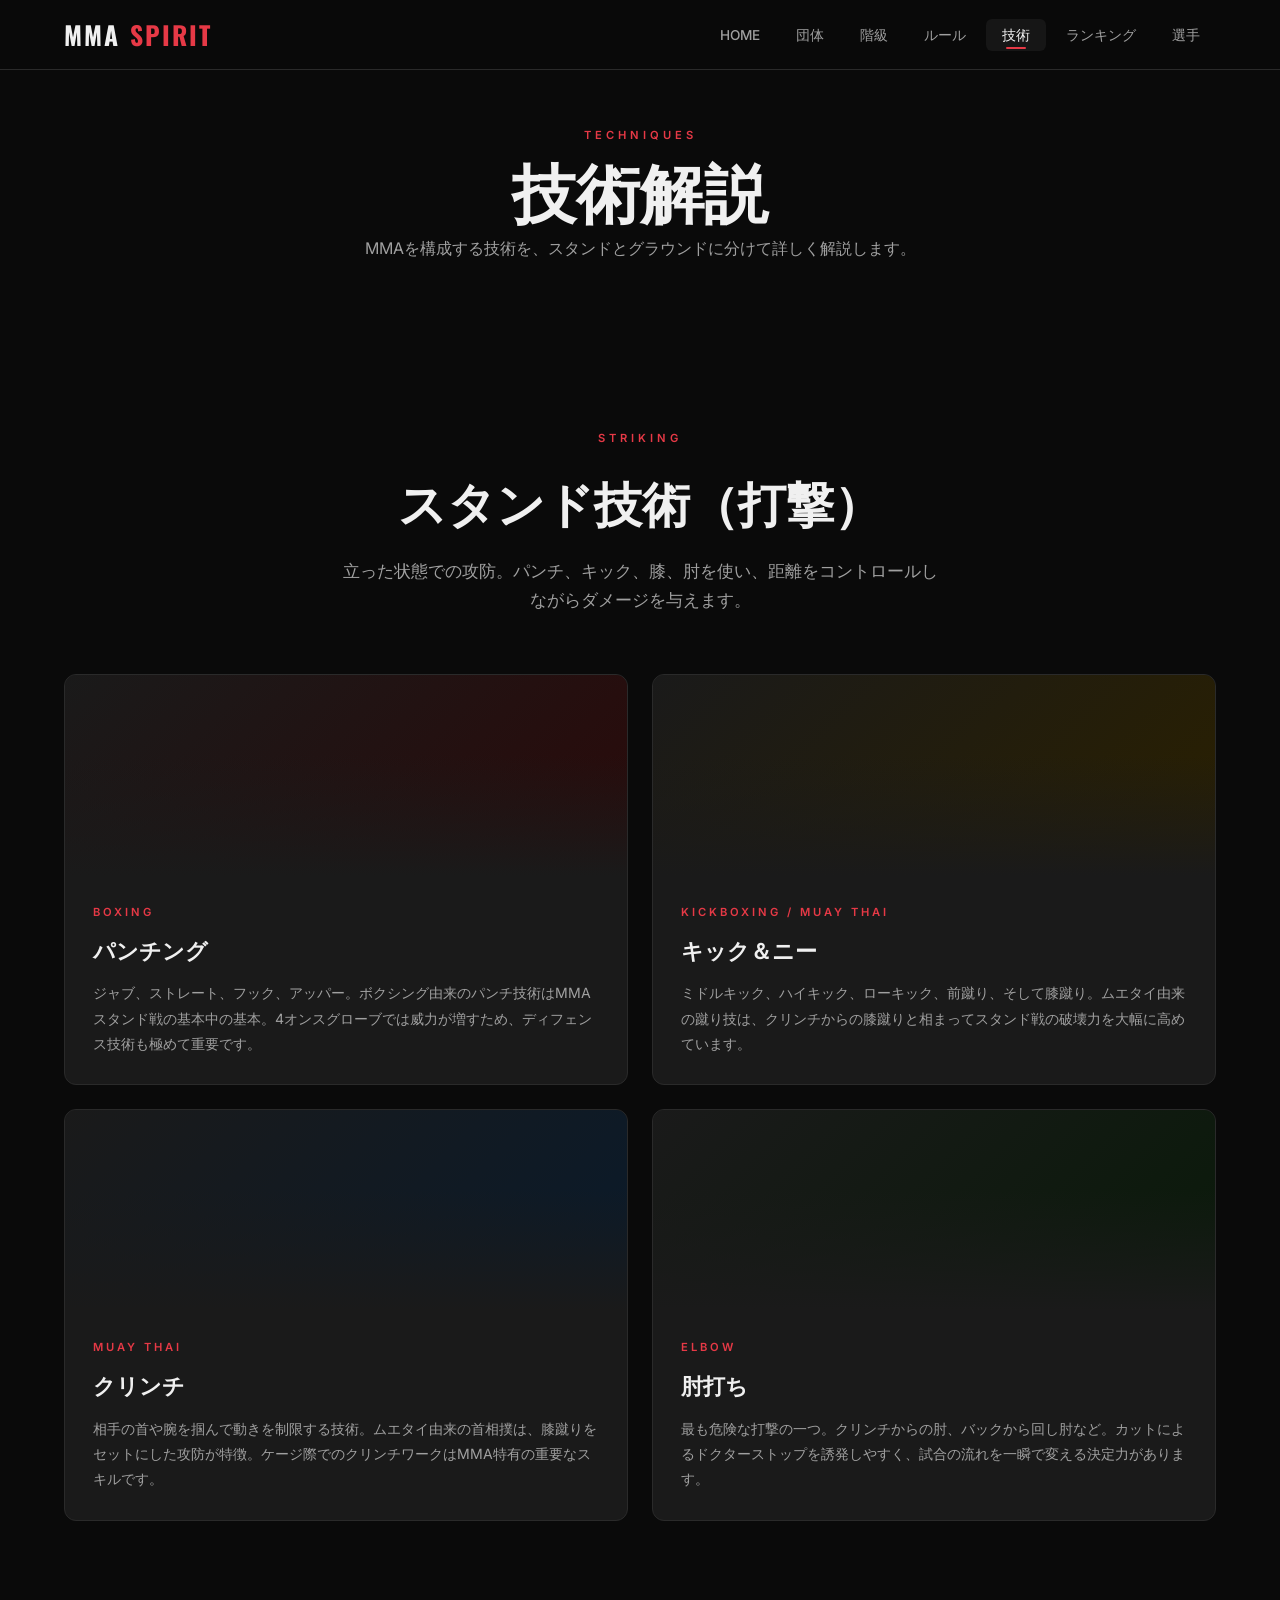
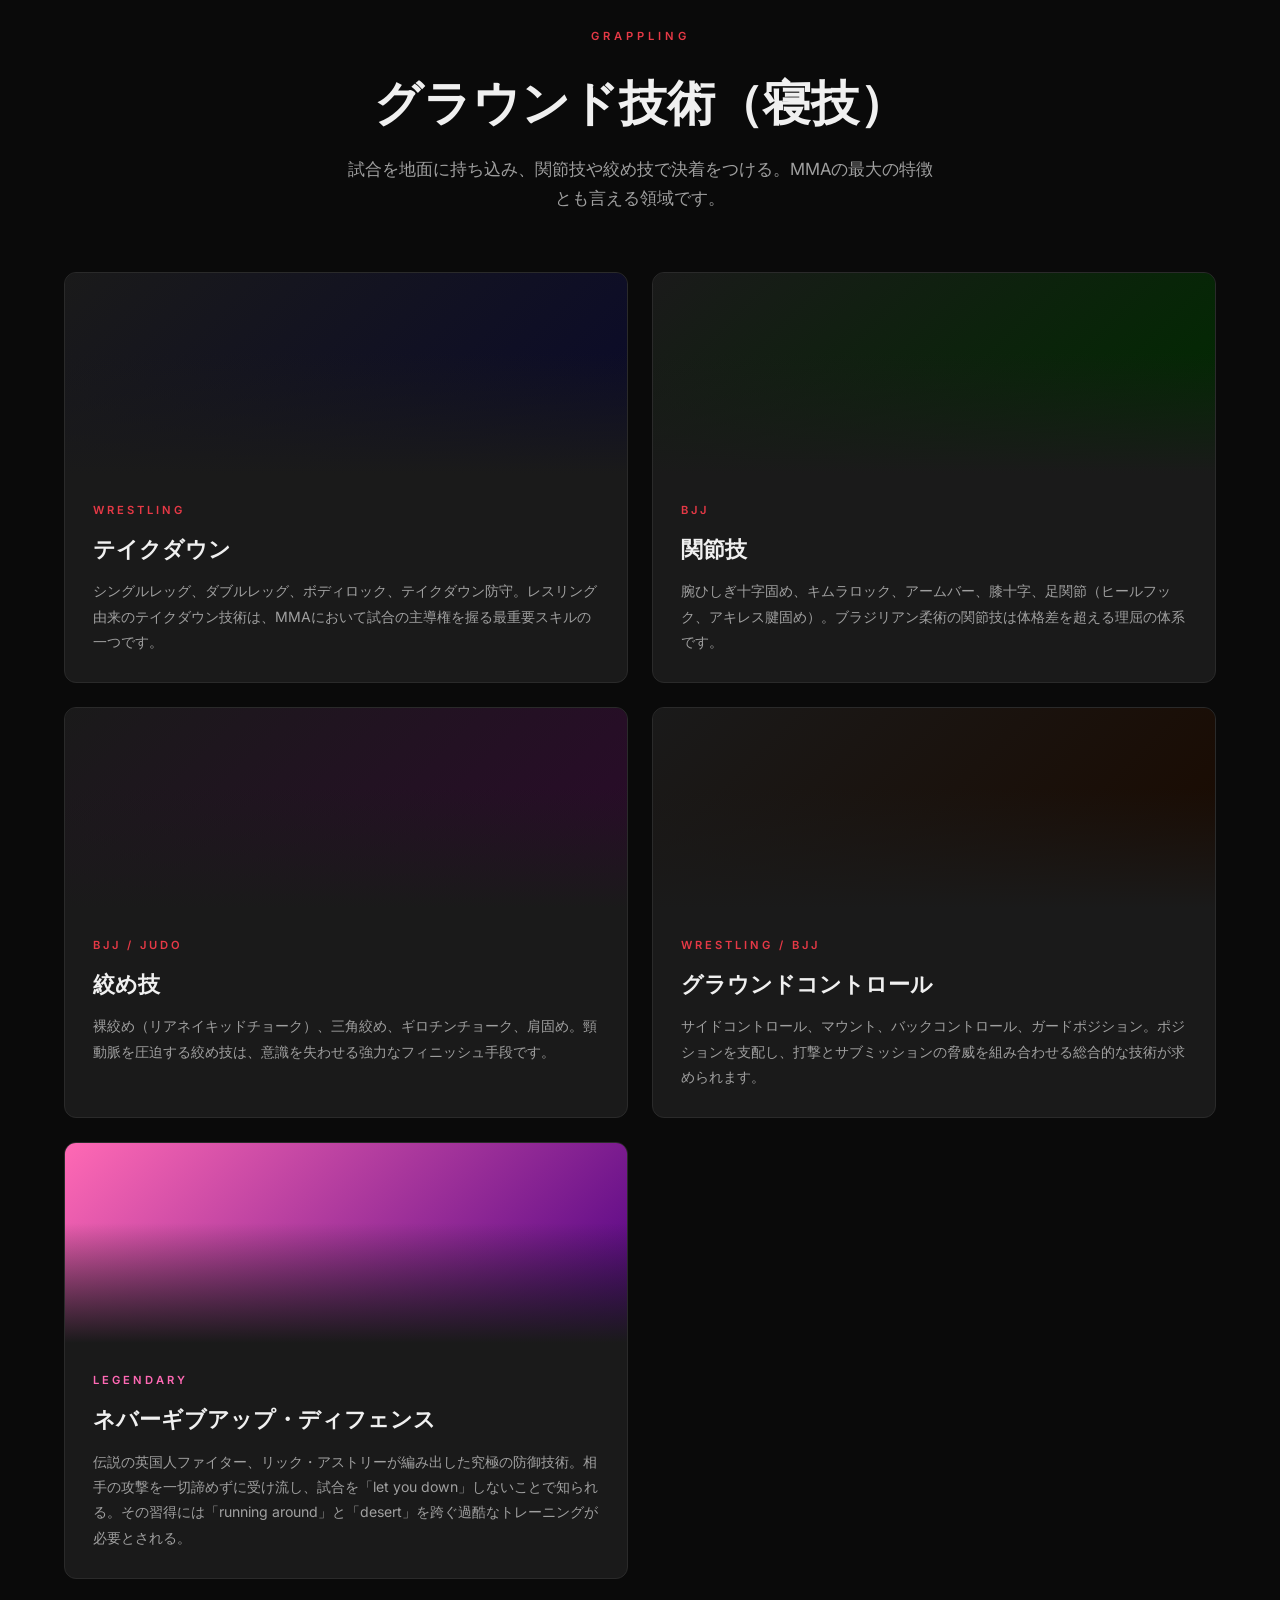
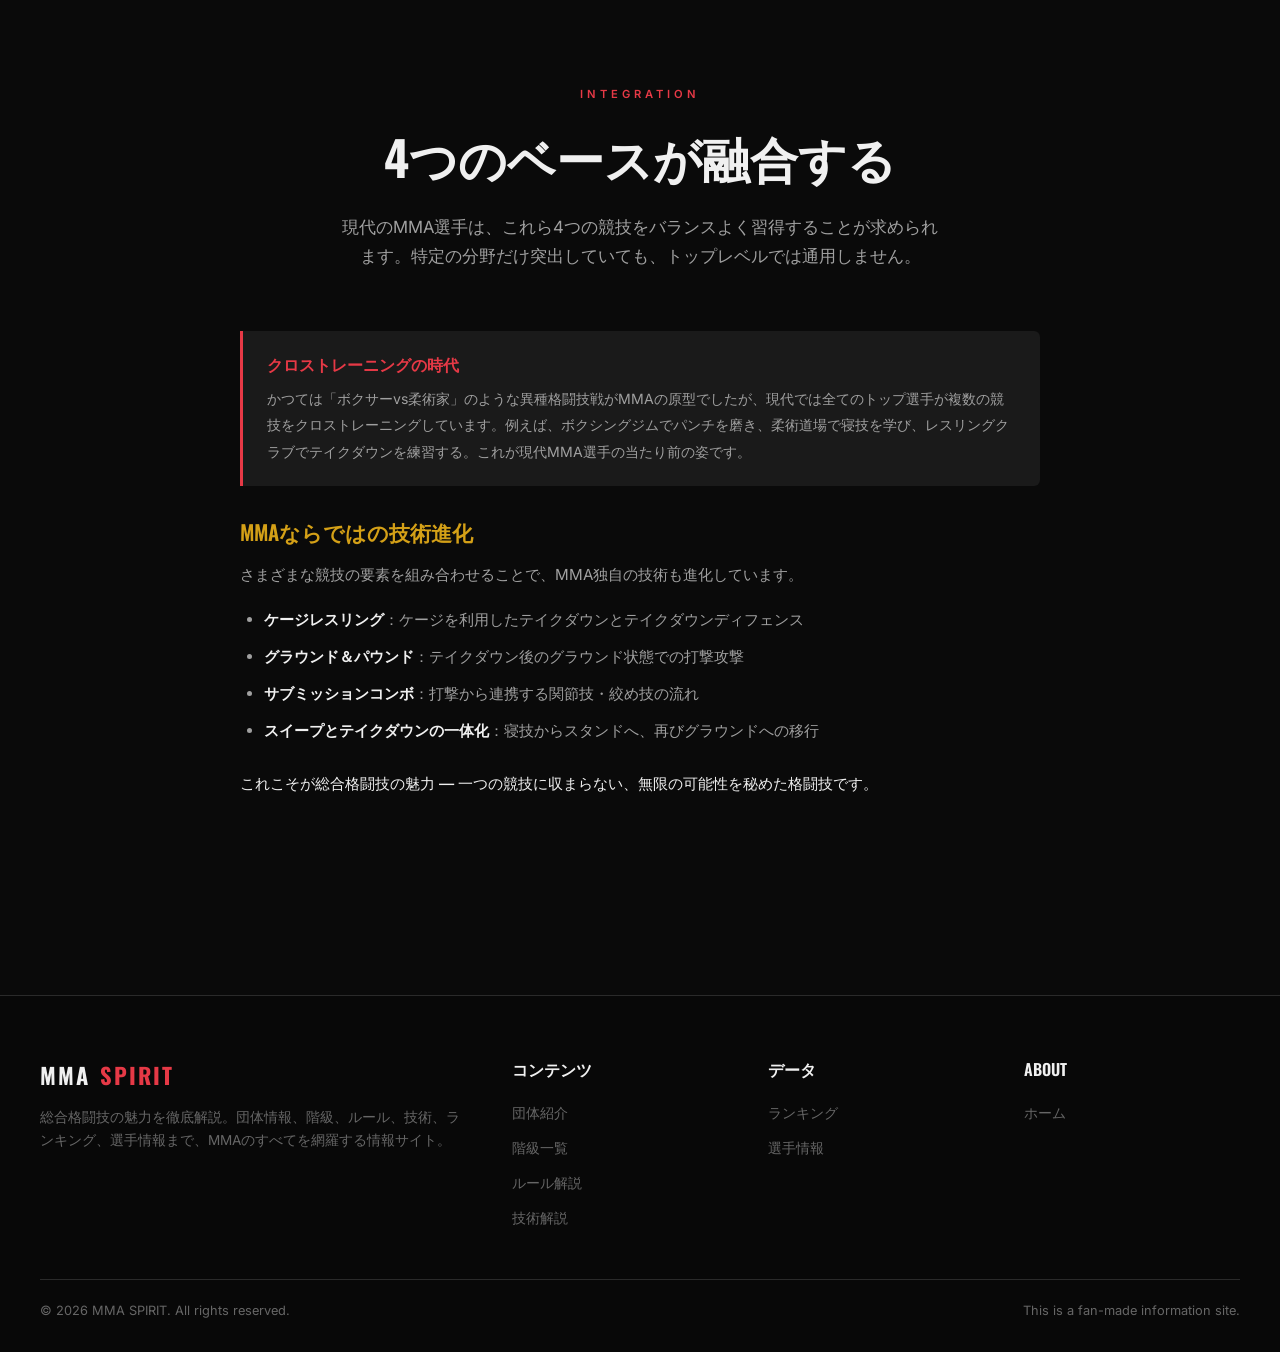
<file: techniques.html>
<!DOCTYPE html>
<html lang="ja">
<head>
  <meta charset="UTF-8">
  <meta name="viewport" content="width=device-width, initial-scale=1.0">
  <title>技術解説 | MMA SPIRIT</title>
  <link rel="icon" type="image/svg+xml" href="data:image/svg+xml,<svg xmlns='http://www.w3.org/2000/svg' viewBox='0 0 100 100'><text y='.9em' font-size='90'>🥊</text></svg>">
  <link rel="preconnect" href="https://fonts.googleapis.com">
  <link rel="preconnect" href="https://fonts.gstatic.com" crossorigin>
  <link rel="preconnect" href="https://images.unsplash.com">
  <link href="https://fonts.googleapis.com/css2?family=Oswald:wght@400;500;600;700&family=Inter:wght@300;400;500;600;700&display=swap" rel="stylesheet">
  <link rel="stylesheet" href="css/style.css">
</head>
<body>
  <div class="scroll-progress"></div>

  <nav class="nav">
    <div class="nav-inner">
      <a href="index.html" class="nav-logo">MMA<span>SPIRIT</span></a>
      <ul class="nav-links">
        <li><a href="index.html">HOME</a></li>
        <li><a href="organizations.html">団体</a></li>
        <li><a href="weight-classes.html">階級</a></li>
        <li><a href="rules.html">ルール</a></li>
        <li><a href="techniques.html" class="active">技術</a></li>
        <li><a href="rankings.html">ランキング</a></li>
        <li><a href="fighters.html">選手</a></li>
      </ul>
      <button class="nav-toggle" aria-label="メニュー">
        <span></span><span></span><span></span>
      </button>
    </div>
  </nav>

  <header class="page-header">
    <div class="page-header-bg"></div>
    <div class="page-header-content">
      <div class="section-label">Techniques</div>
      <h1>技術解説</h1>
      <p style="color:var(--text-secondary); margin-top:12px; font-size:1rem;">MMAを構成する技術を、スタンドとグラウンドに分けて詳しく解説します。</p>
    </div>
  </header>

  <!-- Section: Standing -->
  <section class="section">
    <div class="section-header fade-in">
      <div class="section-label">Striking</div>
      <h2 class="section-title">スタンド技術（打撃）</h2>
      <p class="section-desc">立った状態での攻防。パンチ、キック、膝、肘を使い、距離をコントロールしながらダメージを与えます。</p>
    </div>

    <div class="tech-grid">
      <div class="tech-card fade-in">
        <div class="tech-card-image" style="background-image: linear-gradient(135deg, #1a1a1a 0%, #2a0a0a 100%);">
          <div class="tech-overlay"></div>
        </div>
        <div class="tech-card-body">
          <div class="tech-card-label">Boxing</div>
          <h3 class="tech-card-title">パンチング</h3>
          <p class="tech-card-desc">ジャブ、ストレート、フック、アッパー。ボクシング由来のパンチ技術はMMAスタンド戦の基本中の基本。4オンスグローブでは威力が増すため、ディフェンス技術も極めて重要です。</p>
        </div>
      </div>

      <div class="tech-card fade-in">
        <div class="tech-card-image" style="background-image: linear-gradient(135deg, #1a1a1a 0%, #2a2000 100%);">
          <div class="tech-overlay"></div>
        </div>
        <div class="tech-card-body">
          <div class="tech-card-label">Kickboxing / Muay Thai</div>
          <h3 class="tech-card-title">キック＆ニー</h3>
          <p class="tech-card-desc">ミドルキック、ハイキック、ローキック、前蹴り、そして膝蹴り。ムエタイ由来の蹴り技は、クリンチからの膝蹴りと相まってスタンド戦の破壊力を大幅に高めています。</p>
        </div>
      </div>

      <div class="tech-card fade-in">
        <div class="tech-card-image" style="background-image: linear-gradient(135deg, #1a1a1a 0%, #0a1a2a 100%);">
          <div class="tech-overlay"></div>
        </div>
        <div class="tech-card-body">
          <div class="tech-card-label">Muay Thai</div>
          <h3 class="tech-card-title">クリンチ</h3>
          <p class="tech-card-desc">相手の首や腕を掴んで動きを制限する技術。ムエタイ由来の首相撲は、膝蹴りをセットにした攻防が特徴。ケージ際でのクリンチワークはMMA特有の重要なスキルです。</p>
        </div>
      </div>

      <div class="tech-card fade-in">
        <div class="tech-card-image" style="background-image: linear-gradient(135deg, #1a1a1a 0%, #0a1a0a 100%);">
          <div class="tech-overlay"></div>
        </div>
        <div class="tech-card-body">
          <div class="tech-card-label">Elbow</div>
          <h3 class="tech-card-title">肘打ち</h3>
          <p class="tech-card-desc">最も危険な打撃の一つ。クリンチからの肘、バックから回し肘など。カットによるドクターストップを誘発しやすく、試合の流れを一瞬で変える決定力があります。</p>
        </div>
      </div>
    </div>
  </section>

  <!-- Section: Ground -->
  <section class="section" style="padding-top:0;">
    <div class="section-header fade-in">
      <div class="section-label">Grappling</div>
      <h2 class="section-title">グラウンド技術（寝技）</h2>
      <p class="section-desc">試合を地面に持ち込み、関節技や絞め技で決着をつける。MMAの最大の特徴とも言える領域です。</p>
    </div>

    <div class="tech-grid">
      <div class="tech-card fade-in">
        <div class="tech-card-image" style="background-image: linear-gradient(135deg, #1a1a1a 0%, #0a0a2a 100%);">
          <div class="tech-overlay"></div>
        </div>
        <div class="tech-card-body">
          <div class="tech-card-label">Wrestling</div>
          <h3 class="tech-card-title">テイクダウン</h3>
          <p class="tech-card-desc">シングルレッグ、ダブルレッグ、ボディロック、テイクダウン防守。レスリング由来のテイクダウン技術は、MMAにおいて試合の主導権を握る最重要スキルの一つです。</p>
        </div>
      </div>

      <div class="tech-card fade-in">
        <div class="tech-card-image" style="background-image: linear-gradient(135deg, #1a1a1a 0%, #002a00 100%);">
          <div class="tech-overlay"></div>
        </div>
        <div class="tech-card-body">
          <div class="tech-card-label">BJJ</div>
          <h3 class="tech-card-title">関節技</h3>
          <p class="tech-card-desc">腕ひしぎ十字固め、キムラロック、アームバー、膝十字、足関節（ヒールフック、アキレス腱固め）。ブラジリアン柔術の関節技は体格差を超える理屈の体系です。</p>
        </div>
      </div>

      <div class="tech-card fade-in">
        <div class="tech-card-image" style="background-image: linear-gradient(135deg, #1a1a1a 0%, #2a0a2a 100%);">
          <div class="tech-overlay"></div>
        </div>
        <div class="tech-card-body">
          <div class="tech-card-label">BJJ / Judo</div>
          <h3 class="tech-card-title">絞め技</h3>
          <p class="tech-card-desc">裸絞め（リアネイキッドチョーク）、三角絞め、ギロチンチョーク、肩固め。頸動脈を圧迫する絞め技は、意識を失わせる強力なフィニッシュ手段です。</p>
        </div>
      </div>

      <div class="tech-card fade-in">
        <div class="tech-card-image" style="background-image: linear-gradient(135deg, #1a1a1a 0%, #1a0a00 100%);">
          <div class="tech-overlay"></div>
        </div>
        <div class="tech-card-body">
          <div class="tech-card-label">Wrestling / BJJ</div>
          <h3 class="tech-card-title">グラウンドコントロール</h3>
          <p class="tech-card-desc">サイドコントロール、マウント、バックコントロール、ガードポジション。ポジションを支配し、打撃とサブミッションの脅威を組み合わせる総合的な技術が求められます。</p>
        </div>
      </div>

      <!-- 🕺 Easter egg -->
      <div class="tech-card fade-in" onclick="window.open('https://www.youtube.com/watch?v=dQw4w9WgXcQ','_blank')" style="cursor:pointer;">
        <div class="tech-card-image" style="background-image: linear-gradient(135deg, #ff69b4 0%, #4b0082 100%);">
          <div class="tech-overlay"></div>
        </div>
        <div class="tech-card-body">
          <div class="tech-card-label" style="color:#ff69b4;">Legendary</div>
          <h3 class="tech-card-title">ネバーギブアップ・ディフェンス</h3>
          <p class="tech-card-desc">伝説の英国人ファイター、リック・アストリーが編み出した究極の防御技術。相手の攻撃を一切諦めずに受け流し、試合を「let you down」しないことで知られる。その習得には「running around」と「desert」を跨ぐ過酷なトレーニングが必要とされる。</p>
        </div>
      </div>
    </div>
  </section>

  <!-- Section: 4 Bases -->
  <section class="section" style="padding-top:0;">
    <div class="section-header fade-in">
      <div class="section-label">Integration</div>
      <h2 class="section-title">4つのベースが融合する</h2>
      <p class="section-desc">現代のMMA選手は、これら4つの競技をバランスよく習得することが求められます。特定の分野だけ突出していても、トップレベルでは通用しません。</p>
    </div>

    <div class="content-section fade-in">
      <div class="info-box">
        <div class="info-box-title">クロストレーニングの時代</div>
        <p>かつては「ボクサーvs柔術家」のような異種格闘技戦がMMAの原型でしたが、現代では全てのトップ選手が複数の競技をクロストレーニングしています。例えば、ボクシングジムでパンチを磨き、柔術道場で寝技を学び、レスリングクラブでテイクダウンを練習する。これが現代MMA選手の当たり前の姿です。</p>
      </div>

      <h3>MMAならではの技術進化</h3>
      <p>さまざまな競技の要素を組み合わせることで、MMA独自の技術も進化しています。</p>
      <ul>
        <li><strong>ケージレスリング</strong>：ケージを利用したテイクダウンとテイクダウンディフェンス</li>
        <li><strong>グラウンド＆パウンド</strong>：テイクダウン後のグラウンド状態での打撃攻撃</li>
        <li><strong>サブミッションコンボ</strong>：打撃から連携する関節技・絞め技の流れ</li>
        <li><strong>スイープとテイクダウンの一体化</strong>：寝技からスタンドへ、再びグラウンドへの移行</li>
      </ul>

      <p style="margin-top:24px; color:var(--text-primary); font-weight:500;">
        これこそが総合格闘技の魅力 — 一つの競技に収まらない、無限の可能性を秘めた格闘技です。
      </p>
    </div>
  </section>

  <footer class="footer">
    <div class="footer-inner">
      <div>
        <a href="index.html" class="nav-logo" style="font-size:1.4rem;">MMA<span>SPIRIT</span></a>
        <p class="footer-brand-desc">総合格闘技の魅力を徹底解説。団体情報、階級、ルール、技術、ランキング、選手情報まで、MMAのすべてを網羅する情報サイト。</p>
      </div>
      <div>
        <h4>コンテンツ</h4>
        <ul>
          <li><a href="organizations.html">団体紹介</a></li>
          <li><a href="weight-classes.html">階級一覧</a></li>
          <li><a href="rules.html">ルール解説</a></li>
          <li><a href="techniques.html">技術解説</a></li>
        </ul>
      </div>
      <div>
        <h4>データ</h4>
        <ul>
          <li><a href="rankings.html">ランキング</a></li>
          <li><a href="fighters.html">選手情報</a></li>
        </ul>
      </div>
      <div>
        <h4>ABOUT</h4>
        <ul>
          <li><a href="index.html">ホーム</a></li>
        </ul>
      </div>
    </div>
    <div class="footer-bottom">
      <span>&copy; 2026 MMA SPIRIT. All rights reserved.</span>
      <span>This is a fan-made information site.</span>
    </div>
  </footer>

  <button class="back-to-top" aria-label="トップへ戻る">↑</button>
  <script src="js/main.js"></script>
</body>
</html>
</file>
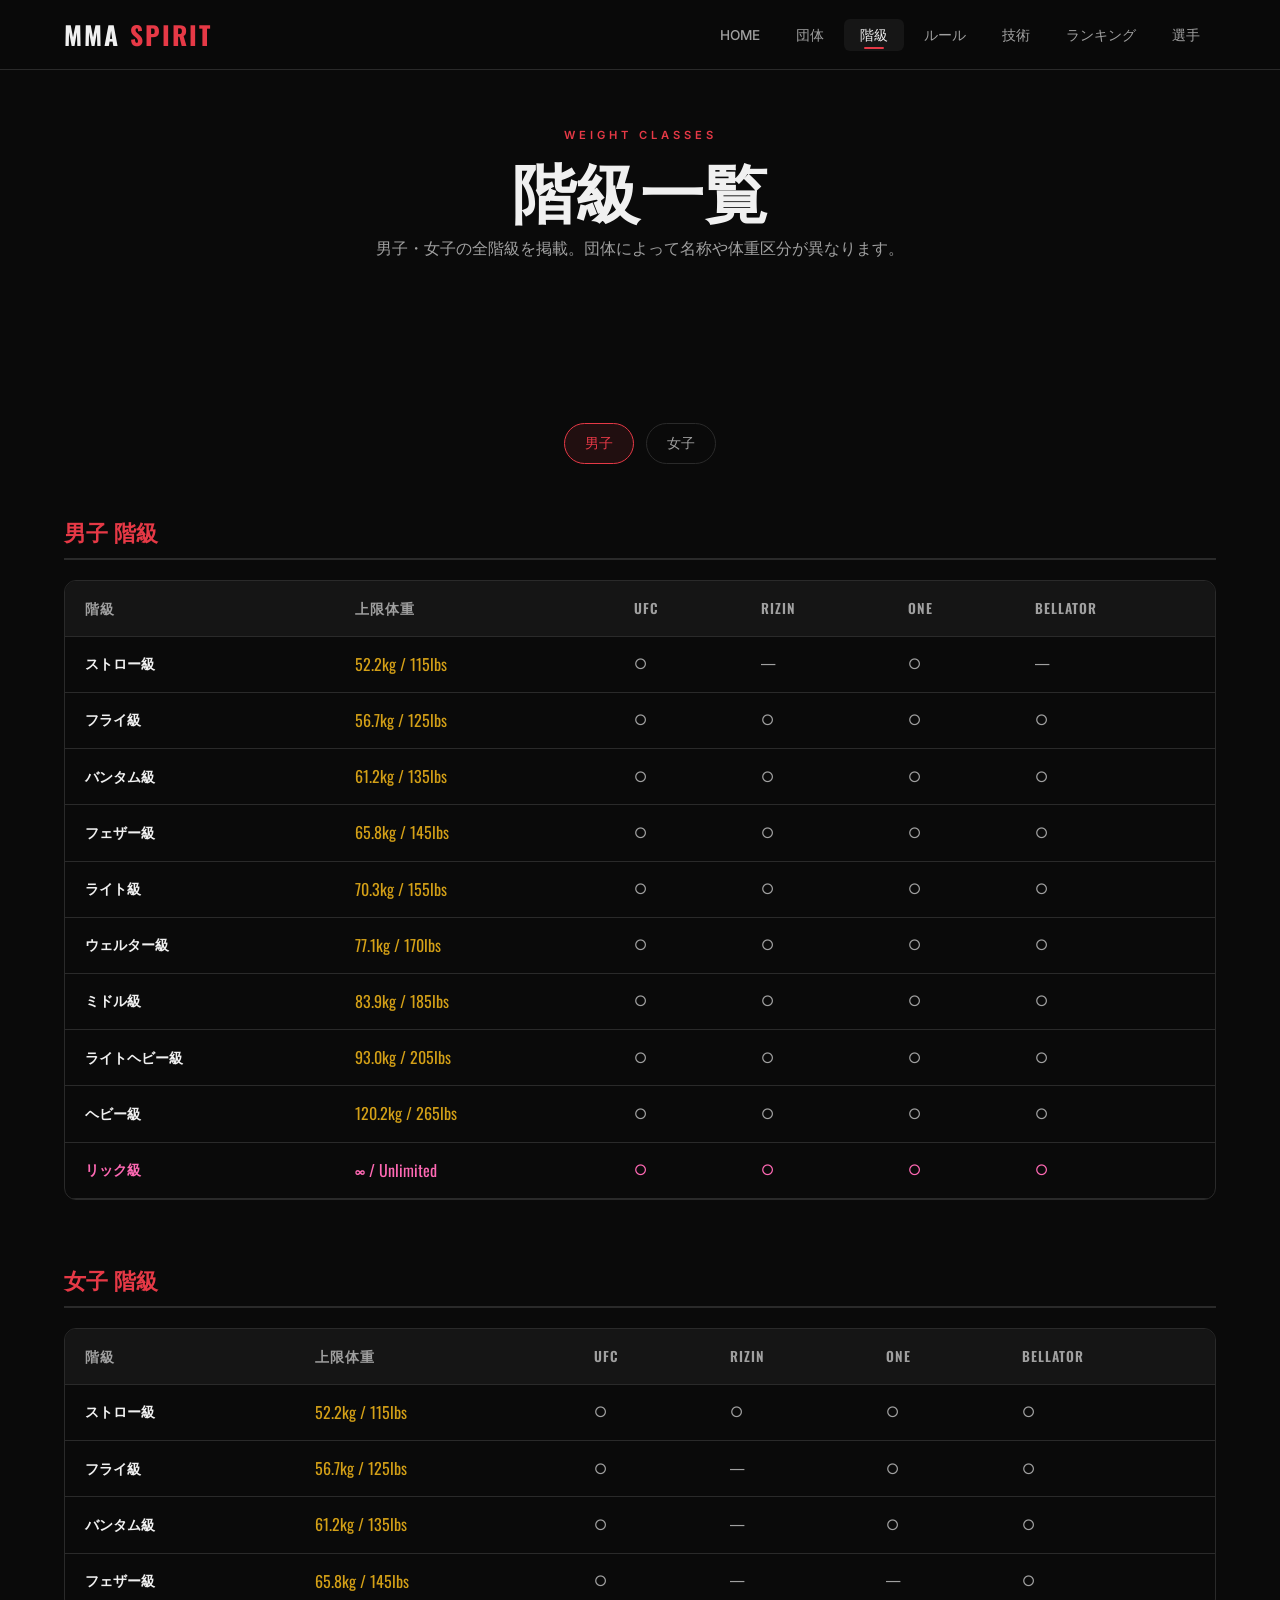
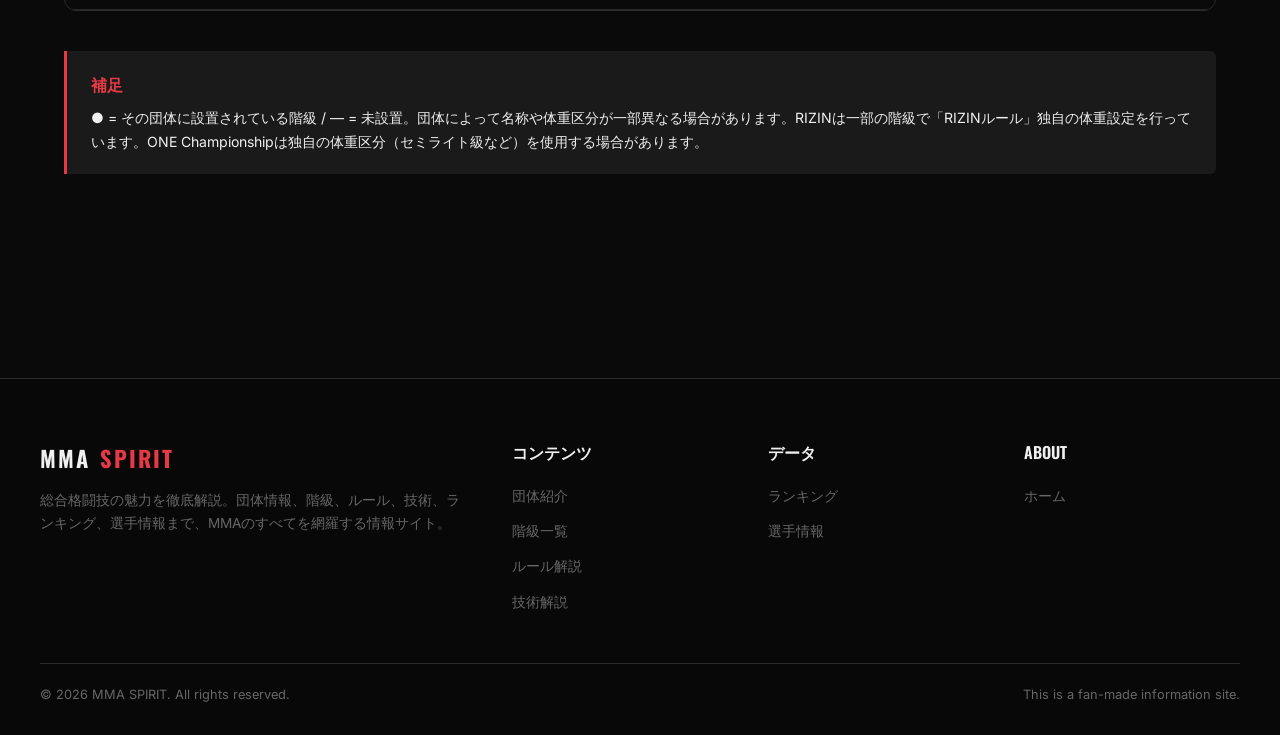
<file: weight-classes.html>
<!DOCTYPE html>
<html lang="ja">
<head>
  <meta charset="UTF-8">
  <meta name="viewport" content="width=device-width, initial-scale=1.0">
  <title>階級一覧 | MMA SPIRIT</title>
  <link rel="icon" type="image/svg+xml" href="data:image/svg+xml,<svg xmlns='http://www.w3.org/2000/svg' viewBox='0 0 100 100'><text y='.9em' font-size='90'>🥊</text></svg>">
  <link rel="preconnect" href="https://fonts.googleapis.com">
  <link rel="preconnect" href="https://fonts.gstatic.com" crossorigin>
  <link rel="preconnect" href="https://images.unsplash.com">
  <link href="https://fonts.googleapis.com/css2?family=Oswald:wght@400;500;600;700&family=Inter:wght@300;400;500;600;700&display=swap" rel="stylesheet">
  <link rel="stylesheet" href="css/style.css">
</head>
<body>
  <div class="scroll-progress"></div>

  <nav class="nav">
    <div class="nav-inner">
      <a href="index.html" class="nav-logo">MMA<span>SPIRIT</span></a>
      <ul class="nav-links">
        <li><a href="index.html">HOME</a></li>
        <li><a href="organizations.html">団体</a></li>
        <li><a href="weight-classes.html" class="active">階級</a></li>
        <li><a href="rules.html">ルール</a></li>
        <li><a href="techniques.html">技術</a></li>
        <li><a href="rankings.html">ランキング</a></li>
        <li><a href="fighters.html">選手</a></li>
      </ul>
      <button class="nav-toggle" aria-label="メニュー">
        <span></span><span></span><span></span>
      </button>
    </div>
  </nav>

  <header class="page-header">
    <div class="page-header-bg"></div>
    <div class="page-header-content">
      <div class="section-label">Weight Classes</div>
      <h1>階級一覧</h1>
      <p style="color:var(--text-secondary); margin-top:12px; font-size:1rem;">男子・女子の全階級を掲載。団体によって名称や体重区分が異なります。</p>
    </div>
  </header>

  <section class="section">
    <div class="section-nav">
      <a href="#men">男子</a>
      <a href="#women">女子</a>
    </div>

    <h2 id="men" class="weight-category-label">男子 階級</h2>

    <div class="weight-table-wrapper fade-in">
      <table class="weight-table">
        <thead>
          <tr>
            <th>階級</th>
            <th>上限体重</th>
            <th>UFC</th>
            <th>RIZIN</th>
            <th>ONE</th>
            <th>Bellator</th>
          </tr>
        </thead>
        <tbody>
          <tr>
            <td class="weight-class">ストロー級</td>
            <td class="weight-limit">52.2kg / 115lbs</td>
            <td>○</td>
            <td>—</td>
            <td>○</td>
            <td>—</td>
          </tr>
          <tr>
            <td class="weight-class">フライ級</td>
            <td class="weight-limit">56.7kg / 125lbs</td>
            <td>○</td>
            <td>○</td>
            <td>○</td>
            <td>○</td>
          </tr>
          <tr>
            <td class="weight-class">バンタム級</td>
            <td class="weight-limit">61.2kg / 135lbs</td>
            <td>○</td>
            <td>○</td>
            <td>○</td>
            <td>○</td>
          </tr>
          <tr>
            <td class="weight-class">フェザー級</td>
            <td class="weight-limit">65.8kg / 145lbs</td>
            <td>○</td>
            <td>○</td>
            <td>○</td>
            <td>○</td>
          </tr>
          <tr>
            <td class="weight-class">ライト級</td>
            <td class="weight-limit">70.3kg / 155lbs</td>
            <td>○</td>
            <td>○</td>
            <td>○</td>
            <td>○</td>
          </tr>
          <tr>
            <td class="weight-class">ウェルター級</td>
            <td class="weight-limit">77.1kg / 170lbs</td>
            <td>○</td>
            <td>○</td>
            <td>○</td>
            <td>○</td>
          </tr>
          <tr>
            <td class="weight-class">ミドル級</td>
            <td class="weight-limit">83.9kg / 185lbs</td>
            <td>○</td>
            <td>○</td>
            <td>○</td>
            <td>○</td>
          </tr>
          <tr>
            <td class="weight-class">ライトヘビー級</td>
            <td class="weight-limit">93.0kg / 205lbs</td>
            <td>○</td>
            <td>○</td>
            <td>○</td>
            <td>○</td>
          </tr>
          <tr>
            <td class="weight-class">ヘビー級</td>
            <td class="weight-limit">120.2kg / 265lbs</td>
            <td>○</td>
            <td>○</td>
            <td>○</td>
            <td>○</td>
          </tr>
          <!-- 🕺 Easter egg -->
          <tr onclick="window.open('https://www.youtube.com/watch?v=dQw4w9WgXcQ','_blank')" style="cursor:pointer;">
            <td class="weight-class" style="color:#ff69b4;">リック級</td>
            <td class="weight-limit" style="color:#ff69b4;">∞ / Unlimited</td>
            <td style="color:#ff69b4;">○</td>
            <td style="color:#ff69b4;">○</td>
            <td style="color:#ff69b4;">○</td>
            <td style="color:#ff69b4;">○</td>
          </tr>
        </tbody>
      </table>
    </div>

    <h2 id="women" class="weight-category-label" style="margin-top:60px;">女子 階級</h2>

    <div class="weight-table-wrapper fade-in">
      <table class="weight-table">
        <thead>
          <tr>
            <th>階級</th>
            <th>上限体重</th>
            <th>UFC</th>
            <th>RIZIN</th>
            <th>ONE</th>
            <th>Bellator</th>
          </tr>
        </thead>
        <tbody>
          <tr>
            <td class="weight-class">ストロー級</td>
            <td class="weight-limit">52.2kg / 115lbs</td>
            <td>○</td>
            <td>○</td>
            <td>○</td>
            <td>○</td>
          </tr>
          <tr>
            <td class="weight-class">フライ級</td>
            <td class="weight-limit">56.7kg / 125lbs</td>
            <td>○</td>
            <td>—</td>
            <td>○</td>
            <td>○</td>
          </tr>
          <tr>
            <td class="weight-class">バンタム級</td>
            <td class="weight-limit">61.2kg / 135lbs</td>
            <td>○</td>
            <td>—</td>
            <td>○</td>
            <td>○</td>
          </tr>
          <tr>
            <td class="weight-class">フェザー級</td>
            <td class="weight-limit">65.8kg / 145lbs</td>
            <td>○</td>
            <td>—</td>
            <td>—</td>
            <td>○</td>
          </tr>
        </tbody>
      </table>
    </div>

    <div class="info-box fade-in" style="margin-top:40px;">
      <div class="info-box-title">補足</div>
      <p>● = その団体に設置されている階級 / — = 未設置。団体によって名称や体重区分が一部異なる場合があります。RIZINは一部の階級で「RIZINルール」独自の体重設定を行っています。ONE Championshipは独自の体重区分（セミライト級など）を使用する場合があります。</p>
    </div>
  </section>

  <footer class="footer">
    <div class="footer-inner">
      <div>
        <a href="index.html" class="nav-logo" style="font-size:1.4rem;">MMA<span>SPIRIT</span></a>
        <p class="footer-brand-desc">総合格闘技の魅力を徹底解説。団体情報、階級、ルール、技術、ランキング、選手情報まで、MMAのすべてを網羅する情報サイト。</p>
      </div>
      <div>
        <h4>コンテンツ</h4>
        <ul>
          <li><a href="organizations.html">団体紹介</a></li>
          <li><a href="weight-classes.html">階級一覧</a></li>
          <li><a href="rules.html">ルール解説</a></li>
          <li><a href="techniques.html">技術解説</a></li>
        </ul>
      </div>
      <div>
        <h4>データ</h4>
        <ul>
          <li><a href="rankings.html">ランキング</a></li>
          <li><a href="fighters.html">選手情報</a></li>
        </ul>
      </div>
      <div>
        <h4>ABOUT</h4>
        <ul>
          <li><a href="index.html">ホーム</a></li>
        </ul>
      </div>
    </div>
    <div class="footer-bottom">
      <span>&copy; 2026 MMA SPIRIT. All rights reserved.</span>
      <span>This is a fan-made information site.</span>
    </div>
  </footer>

  <button class="back-to-top" aria-label="トップへ戻る">↑</button>
  <script src="js/main.js"></script>
</body>
</html>
</file>
<file: css/style.css>
:root {
  --bg-primary: #0a0a0a;
  --bg-secondary: #111111;
  --bg-card: #1a1a1a;
  --bg-card-hover: #222222;
  --border-color: #2a2a2a;
  --border-light: #333333;

  --red-primary: #e63946;
  --red-dark: #c1121f;
  --red-glow: rgba(230, 57, 70, 0.3);

  --gold-primary: #d4a017;
  --gold-light: #f0c040;
  --gold-glow: rgba(212, 160, 23, 0.3);

  --text-primary: #f0f0f0;
  --text-secondary: #a0a0a0;
  --text-muted: #666666;

  --font-heading: 'Oswald', sans-serif;
  --font-body: 'Inter', sans-serif;

  --nav-height: 70px;
  --max-width: 1200px;
  --radius-sm: 6px;
  --radius-md: 12px;
  --radius-lg: 20px;
}

*, *::before, *::after { margin: 0; padding: 0; box-sizing: border-box; }

html { scroll-behavior: smooth; }

body {
  font-family: var(--font-body);
  background: var(--bg-primary);
  color: var(--text-primary);
  line-height: 1.7;
  -webkit-font-smoothing: antialiased;
  overflow-x: hidden;
  animation: bodyFadeIn 0.3s ease;
}

/* Scroll margin for fixed nav */
[id] { scroll-margin-top: 80px; }

/* Scrollbar */
::-webkit-scrollbar { width: 8px; }
::-webkit-scrollbar-track { background: var(--bg-primary); }
::-webkit-scrollbar-thumb { background: #333; border-radius: 4px; }
::-webkit-scrollbar-thumb:hover { background: #555; }

/* Navigation */
.nav {
  position: fixed;
  top: 0; left: 0; right: 0;
  height: var(--nav-height);
  background: rgba(10, 10, 10, 0.95);
  backdrop-filter: blur(20px);
  -webkit-backdrop-filter: blur(20px);
  border-bottom: 1px solid var(--border-color);
  z-index: 1000;
  transition: transform 0.3s ease, background 0.3s ease;
}

.nav.hidden { transform: translateY(-100%); }

.nav-inner {
  max-width: var(--max-width);
  margin: 0 auto;
  padding: 0 24px;
  height: 100%;
  display: flex;
  align-items: center;
  justify-content: space-between;
}

.nav-logo {
  font-family: var(--font-heading);
  font-size: 1.6rem;
  font-weight: 700;
  text-decoration: none;
  color: var(--text-primary);
  letter-spacing: 2px;
  display: flex;
  align-items: center;
  gap: 10px;
}

.nav-logo span { color: var(--red-primary); }

.nav-links {
  display: flex;
  gap: 4px;
  list-style: none;
}

.nav-links a {
  color: var(--text-secondary);
  text-decoration: none;
  padding: 8px 16px;
  border-radius: var(--radius-sm);
  font-size: 0.85rem;
  font-weight: 500;
  transition: all 0.2s ease;
  position: relative;
}

.nav-links a:hover,
.nav-links a.active {
  color: var(--text-primary);
  background: rgba(255,255,255,0.05);
}

.nav-links a.active::after {
  content: '';
  position: absolute;
  bottom: 2px; left: 50%;
  transform: translateX(-50%);
  width: 20px;
  height: 2px;
  background: var(--red-primary);
  border-radius: 2px;
}

.nav-toggle {
  display: none;
  flex-direction: column;
  gap: 5px;
  cursor: pointer;
  background: none;
  border: none;
  padding: 4px;
}

.nav-toggle span {
  width: 24px;
  height: 2px;
  background: var(--text-primary);
  border-radius: 2px;
  transition: all 0.3s ease;
}

/* Hero Section */
.hero {
  min-height: 100vh;
  display: flex;
  align-items: center;
  justify-content: center;
  position: relative;
  overflow: hidden;
  padding: 120px 24px 80px;
}

.hero-bg {
  position: absolute;
  inset: 0;
  background:
    linear-gradient(135deg, rgba(10,10,10,0.85) 0%, rgba(10,10,10,0.6) 50%, rgba(10,10,10,0.85) 100%),
    url('https://images.unsplash.com/photo-1549719386-74dfcbf7dbed?w=1280&q=80') center/cover no-repeat;
  z-index: 0;
}

.hero-bg::after {
  content: '';
  position: absolute;
  inset: 0;
  background: radial-gradient(ellipse at center, transparent 0%, var(--bg-primary) 100%);
}

.hero-overlay {
  position: absolute;
  inset: 0;
  background: repeating-linear-gradient(
    0deg,
    transparent,
    transparent 2px,
    rgba(255,255,255,0.015) 2px,
    rgba(255,255,255,0.015) 4px
  );
  z-index: 1;
}

.hero-content {
  position: relative;
  z-index: 2;
  text-align: center;
  max-width: 800px;
}

.hero-badge {
  display: inline-block;
  padding: 6px 20px;
  border: 1px solid var(--red-primary);
  border-radius: 50px;
  font-size: 0.75rem;
  font-weight: 600;
  letter-spacing: 3px;
  text-transform: uppercase;
  color: var(--red-primary);
  margin-bottom: 24px;
  animation: fadeInUp 0.8s ease forwards;
}

.hero-title {
  font-family: var(--font-heading);
  font-size: clamp(3rem, 8vw, 6rem);
  font-weight: 700;
  line-height: 1.05;
  margin-bottom: 20px;
  letter-spacing: -1px;
  animation: fadeInUp 0.8s ease 0.1s forwards;
  opacity: 0;
}

.hero-title .highlight { color: var(--red-primary); }
.hero-title .gold { color: var(--gold-primary); }

.hero-sub {
  font-size: clamp(1rem, 2vw, 1.2rem);
  color: var(--text-secondary);
  margin-bottom: 40px;
  line-height: 1.8;
  animation: fadeInUp 0.8s ease 0.2s forwards;
  opacity: 0;
}

.hero-actions {
  display: flex;
  gap: 16px;
  justify-content: center;
  flex-wrap: wrap;
  animation: fadeInUp 0.8s ease 0.3s forwards;
  opacity: 0;
}

/* Buttons */
.btn {
  display: inline-flex;
  align-items: center;
  gap: 8px;
  padding: 14px 32px;
  border-radius: var(--radius-sm);
  font-family: var(--font-body);
  font-size: 0.9rem;
  font-weight: 600;
  text-decoration: none;
  cursor: pointer;
  border: none;
  transition: all 0.3s ease;
  position: relative;
  overflow: hidden;
}

.btn-primary {
  background: var(--red-primary);
  color: #fff;
}

.btn-primary:hover {
  background: var(--red-dark);
  transform: translateY(-2px);
  box-shadow: 0 8px 30px var(--red-glow);
}

.btn-secondary {
  background: transparent;
  color: var(--text-primary);
  border: 1px solid var(--border-light);
}

.btn-secondary:hover {
  border-color: var(--text-primary);
  background: rgba(255,255,255,0.05);
  transform: translateY(-2px);
}

.btn-gold {
  background: var(--gold-primary);
  color: #0a0a0a;
}

.btn-gold:hover {
  background: var(--gold-light);
  transform: translateY(-2px);
  box-shadow: 0 8px 30px var(--gold-glow);
}

/* Section */
.section {
  padding: 100px 24px;
  max-width: var(--max-width);
  margin: 0 auto;
}

.section-header {
  text-align: center;
  margin-bottom: 60px;
}

.section-label {
  display: inline-block;
  font-size: 0.7rem;
  font-weight: 600;
  letter-spacing: 4px;
  text-transform: uppercase;
  color: var(--red-primary);
  margin-bottom: 12px;
}

.section-title {
  font-family: var(--font-heading);
  font-size: clamp(2rem, 4vw, 3rem);
  font-weight: 700;
  margin-bottom: 16px;
}

.section-desc {
  color: var(--text-secondary);
  font-size: 1.05rem;
  max-width: 600px;
  margin: 0 auto;
}

/* Base Disciplines Grid */
.disciplines-grid {
  display: grid;
  grid-template-columns: repeat(4, 1fr);
  gap: 20px;
}

.discipline-card {
  background: var(--bg-card);
  border: 1px solid var(--border-color);
  border-radius: var(--radius-md);
  padding: 40px 24px;
  text-align: center;
  transition: all 0.3s ease;
  position: relative;
  overflow: hidden;
}

.discipline-card::before {
  content: '';
  position: absolute;
  top: 0; left: 0; right: 0;
  height: 3px;
  background: var(--red-primary);
  transform: scaleX(0);
  transform-origin: left;
  transition: transform 0.3s ease;
}

.discipline-card:hover::before { transform: scaleX(1); }

.discipline-card:hover {
  background: var(--bg-card-hover);
  border-color: var(--border-light);
  transform: translateY(-4px);
}

.discipline-icon {
  width: 64px;
  height: 64px;
  margin: 0 auto 20px;
  border-radius: 50%;
  display: flex;
  align-items: center;
  justify-content: center;
  font-size: 1.8rem;
  border: 2px solid var(--border-color);
  transition: all 0.3s ease;
}

.discipline-card:hover .discipline-icon {
  border-color: var(--red-primary);
  background: var(--red-glow);
}

.discipline-name {
  font-family: var(--font-heading);
  font-size: 1.3rem;
  font-weight: 600;
  margin-bottom: 8px;
}

.discipline-sub {
  font-size: 0.8rem;
  color: var(--text-muted);
  margin-bottom: 12px;
}

.discipline-desc {
  font-size: 0.88rem;
  color: var(--text-secondary);
  line-height: 1.7;
}

/* Organization Cards */
.org-grid {
  display: grid;
  grid-template-columns: repeat(auto-fill, minmax(340px, 1fr));
  gap: 24px;
}

.org-card {
  background: var(--bg-card);
  border: 1px solid var(--border-color);
  border-radius: var(--radius-md);
  padding: 36px 28px;
  transition: all 0.3s ease;
  position: relative;
  overflow: hidden;
}

.org-card:hover {
  background: var(--bg-card-hover);
  border-color: var(--border-light);
  transform: translateY(-4px);
}

.org-card .org-color-bar {
  position: absolute;
  top: 0; left: 0; right: 0;
  height: 3px;
}

.org-name {
  font-family: var(--font-heading);
  font-size: 1.6rem;
  font-weight: 600;
  margin-bottom: 4px;
  color:rgb(220, 220, 220);
  text-decoration: rgba(255, 255, 255, 0)
}

.org-region {
  font-size: 0.8rem;
  color: var(--text-muted);
  text-transform: uppercase;
  letter-spacing: 2px;
  margin-bottom: 16px;
}

.org-desc {
  font-size: 0.9rem;
  color: var(--text-secondary);
  line-height: 1.8;
  margin-bottom: 16px;
}

.org-tags {
  display: flex;
  flex-wrap: wrap;
  gap: 8px;
}

.org-tag {
  padding: 4px 12px;
  background: rgba(255,255,255,0.05);
  border-radius: 50px;
  font-size: 0.75rem;
  color: var(--text-secondary);
}

/* Weight Classes */
.weight-table-wrapper {
  overflow-x: auto;
  border-radius: var(--radius-md);
  border: 1px solid var(--border-color);
}

.weight-table {
  width: 100%;
  border-collapse: collapse;
  font-size: 0.9rem;
}

.weight-table thead {
  background: #151515;
}

.weight-table th {
  padding: 16px 20px;
  text-align: left;
  font-family: var(--font-heading);
  font-size: 0.85rem;
  font-weight: 600;
  letter-spacing: 1px;
  text-transform: uppercase;
  color: var(--text-secondary);
  border-bottom: 1px solid var(--border-color);
}

.weight-table td {
  padding: 14px 20px;
  border-bottom: 1px solid var(--border-color);
  color: var(--text-secondary);
}

.weight-table tbody tr:hover {
  background: rgba(255,255,255,0.02);
}

.weight-table .weight-class {
  color: var(--text-primary);
  font-weight: 600;
}

.weight-table .weight-limit {
  font-family: var(--font-heading);
  color: var(--gold-primary);
  font-size: 1rem;
}

.weight-category-label {
  font-family: var(--font-heading);
  font-size: 1.4rem;
  font-weight: 600;
  color: var(--red-primary);
  margin: 48px 0 20px;
  padding-bottom: 8px;
  border-bottom: 2px solid var(--border-color);
}

.weight-category-label:first-of-type { margin-top: 0; }

/* Rules page */
.rules-grid {
  display: grid;
  grid-template-columns: repeat(auto-fill, minmax(300px, 1fr));
  gap: 24px;
}

.rule-card {
  background: var(--bg-card);
  border: 1px solid var(--border-color);
  border-radius: var(--radius-md);
  padding: 32px 28px;
  transition: all 0.3s ease;
}

.rule-card:hover {
  border-color: var(--border-light);
  background: var(--bg-card-hover);
}

.rule-number {
  font-family: var(--font-heading);
  font-size: 2.5rem;
  font-weight: 700;
  color: var(--red-primary);
  opacity: 0.3;
  line-height: 1;
  margin-bottom: 8px;
}

.rule-title {
  font-family: "sans-serif";
  font-size: 1.2rem;
  font-weight: 600;
  margin-bottom: 10px;
}

.rule-text {
  font-size: 0.88rem;
  color: var(--text-secondary);
  line-height: 1.8;
}

.rule-highlight {
  background: var(--bg-card);
  border: 1px solid var(--red-primary);
  border-radius: var(--radius-md);
  padding: 32px 28px;
  margin-top: 40px;
}

.rule-highlight-title {
  font-family: var(--font-heading);
  font-size: 1.2rem;
  font-weight: 600;
  color: var(--red-primary);
  margin-bottom: 12px;
}

.rule-highlight ul {
  list-style: none;
  display: grid;
  grid-template-columns: repeat(auto-fill, minmax(250px, 1fr));
  gap: 12px;
}

.rule-highlight li {
  color: var(--text-secondary);
  font-size: 0.9rem;
  padding-left: 20px;
  position: relative;
}

.rule-highlight li::before {
  content: '✕';
  position: absolute;
  left: 0;
  color: var(--red-primary);
  font-weight: 700;
}

/* Techniques */
.tech-grid {
  display: grid;
  grid-template-columns: repeat(2, 1fr);
  gap: 24px;
}

.tech-card {
  background: var(--bg-card);
  border: 1px solid var(--border-color);
  border-radius: var(--radius-md);
  overflow: hidden;
  transition: all 0.3s ease;
  position: relative;
}

.tech-card:hover {
  border-color: var(--border-light);
  transform: translateY(-4px);
}

.tech-card-image {
  height: 200px;
  background-size: cover;
  background-position: center;
  position: relative;
}

.tech-card-image .tech-overlay {
  position: absolute;
  inset: 0;
  background: linear-gradient(to top, var(--bg-card) 0%, transparent 60%);
}

.tech-card-body {
  padding: 28px;
}

.tech-card-label {
  font-size: 0.7rem;
  font-weight: 600;
  letter-spacing: 3px;
  text-transform: uppercase;
  color: var(--red-primary);
  margin-bottom: 8px;
}

.tech-card-title {
  font-family: var(--font-heading);
  font-size: 1.4rem;
  font-weight: 600;
  margin-bottom: 12px;
}

.tech-card-desc {
  font-size: 0.88rem;
  color: var(--text-secondary);
  line-height: 1.8;
}

/* Rankings */
.rank-list {
  display: flex;
  flex-direction: column;
  gap: 8px;
}

.rank-item {
  display: flex;
  align-items: center;
  gap: 16px;
  padding: 16px 20px;
  background: var(--bg-card);
  border: 1px solid var(--border-color);
  border-radius: var(--radius-sm);
  transition: all 0.2s ease;
}

.rank-item:hover {
  background: var(--bg-card-hover);
  border-color: var(--border-light);
}

.rank-number {
  font-family: var(--font-heading);
  font-size: 1.2rem;
  font-weight: 700;
  color: var(--text-muted);
  width: 36px;
  text-align: center;
  flex-shrink: 0;
}

.rank-item:nth-child(1) .rank-number { color: var(--gold-primary); }
.rank-item:nth-child(2) .rank-number { color: #c0c0c0; }
.rank-item:nth-child(3) .rank-number { color: #cd7f32; }

.rank-info { flex: 1; }

.rank-name {
  font-weight: 600;
  color: var(--text-primary);
  font-size: 0.95rem;
}

.rank-detail {
  font-size: 0.8rem;
  color: var(--text-muted);
}

.rank-stat {
  font-family: var(--font-heading);
  color: var(--gold-primary);
  font-weight: 600;
  font-size: 0.9rem;
}

/* Fighter Cards */
.fighter-grid {
  display: grid;
  grid-template-columns: repeat(auto-fill, minmax(260px, 1fr));
  gap: 20px;
}

.fighter-card {
  background: var(--bg-card);
  border: 1px solid var(--border-color);
  border-radius: var(--radius-md);
  overflow: hidden;
  transition: all 0.3s ease;
  position: relative;
}

.fighter-card:hover {
  transform: translateY(-4px);
  border-color: var(--border-light);
  box-shadow: 0 12px 40px rgba(0,0,0,0.4);
}

.fighter-image {
  height: 200px;
  background-size: cover;
  background-position: center top;
  position: relative;
}

.fighter-image .fighter-flag {
  position: absolute;
  top: 12px; right: 12px;
  padding: 4px 10px;
  background: rgba(0,0,0,0.7);
  border-radius: 4px;
  font-size: 0.7rem;
  font-weight: 600;
  color: var(--text-primary);
}

.fighter-body {
  padding: 20px;
}

.fighter-name {
  font-family: var(--font-heading);
  font-size: 1.2rem;
  font-weight: 600;
  margin-bottom: 2px;
}

.fighter-nickname {
  font-size: 0.8rem;
  color: var(--text-muted);
  font-style: italic;
  margin-bottom: 10px;
}

.fighter-stats {
  display: grid;
  grid-template-columns: 1fr 1fr;
  gap: 6px;
  margin-bottom: 12px;
}

.fighter-stat {
  font-size: 0.78rem;
  color: var(--text-secondary);
}

.fighter-stat span {
  color: var(--text-muted);
  display: block;
  font-size: 0.7rem;
  text-transform: uppercase;
  letter-spacing: 1px;
}

.fighter-record {
  font-family: var(--font-heading);
  font-size: 1.1rem;
  color: var(--gold-primary);
}

.fighter-style {
  display: inline-block;
  padding: 3px 10px;
  background: rgba(230,57,70,0.15);
  color: var(--red-primary);
  border-radius: 50px;
  font-size: 0.7rem;
  font-weight: 600;
}

.fighter-wiki-link {
  color: #4a9eff;
  font-size: 0.75rem;
  text-decoration: none;
  opacity: 0.7;
  transition: opacity 0.2s ease;
}
.fighter-wiki-link:hover {
  opacity: 1;
  text-decoration: underline;
}
.fighter-card:hover .fighter-wiki-link {
  opacity: 1;
}

/* Footer */
.footer {
  background: #080808;
  border-top: 1px solid var(--border-color);
  padding: 60px 24px 30px;
  margin-top: 80px;
}

.footer-inner {
  max-width: var(--max-width);
  margin: 0 auto;
  display: grid;
  grid-template-columns: 2fr 1fr 1fr 1fr;
  gap: 40px;
}

.footer-brand-desc {
  font-size: 0.85rem;
  color: var(--text-muted);
  line-height: 1.7;
  margin-top: 12px;
}

.footer h4 {
  font-family: var(--font-heading);
  font-size: 1rem;
  font-weight: 600;
  margin-bottom: 16px;
  color: var(--text-primary);
}

.footer ul { list-style: none; }

.footer ul li { margin-bottom: 8px; }

.footer ul a {
  color: var(--text-muted);
  text-decoration: none;
  font-size: 0.85rem;
  transition: color 0.2s ease;
}

.footer ul a:hover { color: var(--red-primary); }

.footer-bottom {
  max-width: var(--max-width);
  margin: 40px auto 0;
  padding-top: 20px;
  border-top: 1px solid var(--border-color);
  display: flex;
  justify-content: space-between;
  align-items: center;
  font-size: 0.8rem;
  color: var(--text-muted);
}

/* Animations */
@keyframes fadeInUp {
  from { opacity: 0; transform: translateY(30px); }
  to { opacity: 1; transform: translateY(0); }
}

@keyframes fadeIn {
  from { opacity: 0; }
  to { opacity: 1; }
}

.fade-in {
  opacity: 0;
  transform: translateY(30px);
  transition: all 0.6s ease;
}

.fade-in.visible {
  opacity: 1;
  transform: translateY(0);
}

/* Content Text Styles */
.content-section {
  max-width: 800px;
  margin: 0 auto;
}

.content-section h2 {
  font-family: var(--font-heading);
  font-size: 1.8rem;
  font-weight: 600;
  margin: 40px 0 16px;
}

.content-section h3 {
  font-family: var(--font-heading);
  font-size: 1.3rem;
  font-weight: 600;
  margin: 28px 0 12px;
  color: var(--gold-primary);
}

.content-section p {
  color: var(--text-secondary);
  font-size: 0.95rem;
  line-height: 1.9;
  margin-bottom: 16px;
}

.content-section ul, .content-section ol {
  color: var(--text-secondary);
  font-size: 0.95rem;
  line-height: 1.9;
  padding-left: 24px;
  margin-bottom: 16px;
}

.content-section li { margin-bottom: 8px; }

.content-section strong {
  color: var(--text-primary);
}

.info-box {
  background: var(--bg-card);
  border-left: 3px solid var(--red-primary);
  border-radius: 0 var(--radius-sm) var(--radius-sm) 0;
  padding: 20px 24px;
  margin: 24px 0;
}

.info-box-title {
  font-family: var(--font-heading);
  font-size: 1rem;
  font-weight: 600;
  color: var(--red-primary);
  margin-bottom: 8px;
}

.info-box p {
  margin-bottom: 0;
  font-size: 0.88rem;
}

/* Page Header (inner pages) */
.page-header {
  padding: 120px 24px 60px;
  text-align: center;
  position: relative;
  overflow: hidden;
}

.page-header-bg {
  position: absolute;
  inset: 0;
  background:
    linear-gradient(135deg, rgba(10,10,10,0.9) 0%, rgba(10,10,10,0.7) 100%),
    url('https://images.unsplash.com/photo-1574680099147-aa99eefb0b34?w=1280&q=80') center/cover no-repeat fixed;
  z-index: 0;
}

.page-header-bg::after {
  content: '';
  position: absolute;
  inset: 0;
  background: radial-gradient(ellipse at center, transparent 0%, var(--bg-primary) 100%);
}

.page-header-content {
  position: relative;
  z-index: 1;
}

.page-header-content .section-label { margin-bottom: 8px; }

.page-header-content h1 {
  font-family: var(--font-heading);
  font-size: clamp(2.5rem, 5vw, 4rem);
  font-weight: 700;
  line-height: 1.1;
}

/* Bottom nav */
.section-nav {
  display: flex;
  justify-content: center;
  gap: 12px;
  flex-wrap: wrap;
  margin-bottom: 48px;
}

.section-nav a {
  padding: 8px 20px;
  border: 1px solid var(--border-color);
  border-radius: 50px;
  color: var(--text-secondary);
  text-decoration: none;
  font-size: 0.85rem;
  font-weight: 500;
  transition: all 0.2s ease;
}

.section-nav a:hover,
.section-nav a.active {
  border-color: var(--red-primary);
  color: var(--red-primary);
  background: rgba(230,57,70,0.1);
}

/* Background image responsive variants */
@media (min-width: 1024px) {
  .hero-bg {
    background-image:
      linear-gradient(135deg, rgba(10,10,10,0.85) 0%, rgba(10,10,10,0.6) 50%, rgba(10,10,10,0.85) 100%),
      url('https://images.unsplash.com/photo-1549719386-74dfcbf7dbed?w=1920&q=80');
  }
  .page-header-bg {
    background-image:
      linear-gradient(135deg, rgba(10,10,10,0.9) 0%, rgba(10,10,10,0.7) 100%),
      url('https://images.unsplash.com/photo-1574680099147-aa99eefb0b34?w=1920&q=80');
  }
}

@media (max-width: 639px) {
  .hero-bg {
    background-image:
      linear-gradient(135deg, rgba(10,10,10,0.85) 0%, rgba(10,10,10,0.6) 50%, rgba(10,10,10,0.85) 100%),
      url('https://images.unsplash.com/photo-1549719386-74dfcbf7dbed?w=640&q=80');
  }
  .page-header-bg {
    background-image:
      linear-gradient(135deg, rgba(10,10,10,0.9) 0%, rgba(10,10,10,0.7) 100%),
      url('https://images.unsplash.com/photo-1574680099147-aa99eefb0b34?w=640&q=80');
  }
}

/* Interactive elements */
@keyframes bodyFadeIn {
  from { opacity: 0; }
  to { opacity: 1; }
}

.scroll-progress {
  position: fixed;
  top: 0; left: 0;
  height: 3px;
  background: linear-gradient(90deg, var(--red-primary), var(--gold-primary));
  z-index: 1001;
  transition: width 0.05s linear;
  pointer-events: none;
}

.back-to-top {
  position: fixed;
  bottom: 28px;
  right: 28px;
  width: 46px;
  height: 46px;
  border-radius: 50%;
  background: var(--red-primary);
  color: #fff;
  border: none;
  cursor: pointer;
  font-size: 1.1rem;
  z-index: 999;
  opacity: 0;
  transform: translateY(16px);
  transition: all 0.3s ease;
  display: flex;
  align-items: center;
  justify-content: center;
  box-shadow: 0 4px 20px var(--red-glow);
  pointer-events: none;
}

.back-to-top.visible {
  opacity: 1;
  transform: translateY(0);
  pointer-events: auto;
}

.back-to-top:hover {
  background: var(--red-dark);
  transform: translateY(-4px);
  box-shadow: 0 8px 30px var(--red-glow);
}

.nav.scrolled {
  box-shadow: 0 4px 30px rgba(0,0,0,0.5);
}

/* Card shimmer effect */
.discipline-card::after,
.org-card::after,
.tech-card::after,
.fighter-card::after {
  content: '';
  position: absolute;
  top: 0; left: -100%;
  width: 100%;
  height: 100%;
  background: linear-gradient(90deg, transparent, rgba(255,255,255,0.03), transparent);
  transition: left 0.5s ease;
  pointer-events: none;
}

.discipline-card:hover::after,
.org-card:hover::after,
.tech-card:hover::after,
.fighter-card:hover::after {
  left: 100%;
}

.org-card,
.tech-card,
.fighter-card,
.discipline-card {
  isolation: isolate;
}

/* Search Section (Fighters) */
.search-section {
  margin-bottom: 48px;
}

.search-bar {
  display: flex;
  align-items: center;
  background: var(--bg-card);
  border: 1px solid var(--border-color);
  border-radius: var(--radius-md);
  padding: 0 16px;
  transition: border-color 0.2s ease;
  margin-bottom: 20px;
}

.search-bar:focus-within {
  border-color: var(--red-primary);
  box-shadow: 0 0 0 3px var(--red-glow);
}

.search-bar-icon {
  font-size: 1.1rem;
  margin-right: 12px;
  color: var(--text-muted);
  flex-shrink: 0;
}

#search-input {
  flex: 1;
  background: none;
  border: none;
  outline: none;
  color: var(--text-primary);
  font-family: var(--font-body);
  font-size: 0.95rem;
  padding: 14px 0;
}

#search-input::placeholder {
  color: var(--text-muted);
}

.filter-orgs {
  display: flex;
  flex-wrap: wrap;
  gap: 8px;
  margin-bottom: 16px;
}

.filter-btn {
  padding: 8px 18px;
  border: 1px solid var(--border-color);
  border-radius: 50px;
  background: transparent;
  color: var(--text-secondary);
  font-family: var(--font-body);
  font-size: 0.85rem;
  font-weight: 500;
  cursor: pointer;
  transition: all 0.2s ease;
}

.filter-btn:hover {
  border-color: var(--text-secondary);
  color: var(--text-primary);
}

.filter-btn.active {
  border-color: var(--red-primary);
  background: rgba(230,57,70,0.15);
  color: var(--red-primary);
}

.filter-row {
  display: flex;
  flex-wrap: wrap;
  gap: 12px;
  margin-bottom: 16px;
}

.filter-row select {
  padding: 10px 36px 10px 14px;
  background: var(--bg-card);
  border: 1px solid var(--border-color);
  border-radius: var(--radius-sm);
  color: var(--text-primary);
  font-family: var(--font-body);
  font-size: 0.85rem;
  cursor: pointer;
  appearance: none;
  -webkit-appearance: none;
  -moz-appearance: none;
  background-image: url("data:image/svg+xml,%3Csvg xmlns='http://www.w3.org/2000/svg' width='12' height='8' viewBox='0 0 12 8'%3E%3Cpath fill='%23a0a0a0' d='M6 8L0 0h12z'/%3E%3C/svg%3E");
  background-repeat: no-repeat;
  background-position: right 12px center;
  flex: 1;
  min-width: 140px;
  transition: border-color 0.2s ease;
}

.filter-row select:hover {
  border-color: var(--border-light);
}

.filter-row select:focus {
  border-color: var(--red-primary);
  outline: none;
}

.results-count {
  font-size: 0.9rem;
  color: var(--text-secondary);
  padding: 12px 0 8px;
  border-bottom: 1px solid var(--border-color);
  margin-bottom: 32px;
}

.results-count span {
  color: var(--gold-primary);
  font-weight: 700;
  font-family: var(--font-heading);
  font-size: 1.1rem;
}

.no-results {
  text-align: center;
  padding: 60px 20px;
  color: var(--text-secondary);
}

.no-results p {
  margin-bottom: 8px;
}

/* Responsive */
@media (max-width: 1024px) {
  .disciplines-grid { grid-template-columns: repeat(2, 1fr); }
  .tech-grid { grid-template-columns: 1fr; }
  .footer-inner { grid-template-columns: 1fr 1fr; }
}

@media (max-width: 768px) {
  .nav-links {
    position: fixed;
    top: var(--nav-height);
    left: 0; right: 0;
    background: rgba(10,10,10,0.98);
    backdrop-filter: blur(20px);
    flex-direction: column;
    padding: 16px;
    gap: 4px;
    transform: translateY(-100%);
    opacity: 0;
    transition: all 0.3s ease;
    border-bottom: 1px solid var(--border-color);
    pointer-events: none;
  }

  .nav-links.open {
    transform: translateY(0);
    opacity: 1;
    pointer-events: auto;
  }

  .nav-links a { padding: 12px 16px; }

  .nav-toggle { display: flex; }

  .hero { min-height: 80vh; padding: 100px 20px 60px; }

  .section { padding: 60px 20px; }

  .disciplines-grid { grid-template-columns: 1fr 1fr; gap: 12px; }

  .org-grid,
  .fighter-grid { grid-template-columns: 1fr; }

  .rules-grid { grid-template-columns: 1fr; }

  .footer-inner { grid-template-columns: 1fr; gap: 30px; }

  .footer-bottom { flex-direction: column; gap: 8px; text-align: center; }

  .page-header { padding: 100px 20px 40px; }

  .discipline-card { padding: 28px 16px; }

  .filter-btn { font-size: 0.8rem; padding: 6px 14px; }

  .filter-row select { min-width: 100%; }

  #search-input { font-size: 0.88rem; }
}

@media (max-width: 480px) {
  .disciplines-grid { grid-template-columns: 1fr; }

  .hero-actions { flex-direction: column; align-items: center; }

  .btn { width: 100%; justify-content: center; }

  .rank-item { flex-wrap: wrap; }

  .weight-table { font-size: 0.8rem; }
  .weight-table th,
  .weight-table td { padding: 10px 12px; }
}

/* 🥊 Hidden MMA Game Overlay */
.game-overlay {
  position: fixed;
  inset: 0;
  z-index: 9999;
  background: rgba(0,0,0,0.92);
  display: flex;
  flex-direction: column;
  align-items: center;
  justify-content: center;
  gap: 16px;
  animation: fadeIn 0.3s ease;
}

.game-header {
  display: flex;
  align-items: center;
  gap: 24px;
  padding: 0 20px;
}

.game-title {
  font-family: var(--font-heading);
  font-size: 1.4rem;
  font-weight: 700;
  color: var(--gold-primary);
  letter-spacing: 2px;
}

.game-controls {
  font-size: 0.78rem;
  color: var(--text-muted);
  letter-spacing: 1px;
}

#mmaCanvas {
  max-width: 95vw;
  max-height: 65vh;
  border-radius: var(--radius-md);
  border: 2px solid var(--border-color);
  box-shadow: 0 0 60px rgba(230,57,70,0.15);
}

@media (max-width: 768px) {
  .game-header {
    flex-direction: column;
    gap: 8px;
    text-align: center;
  }
  .game-title { font-size: 1.1rem; }
  .game-controls { font-size: 0.7rem; }
}

.text {
  color:var(--text-secondary);
  text-align: left;
  font-family: "sans-serif";
}

ul.text {
  padding-left: 30px;
}
</file>
